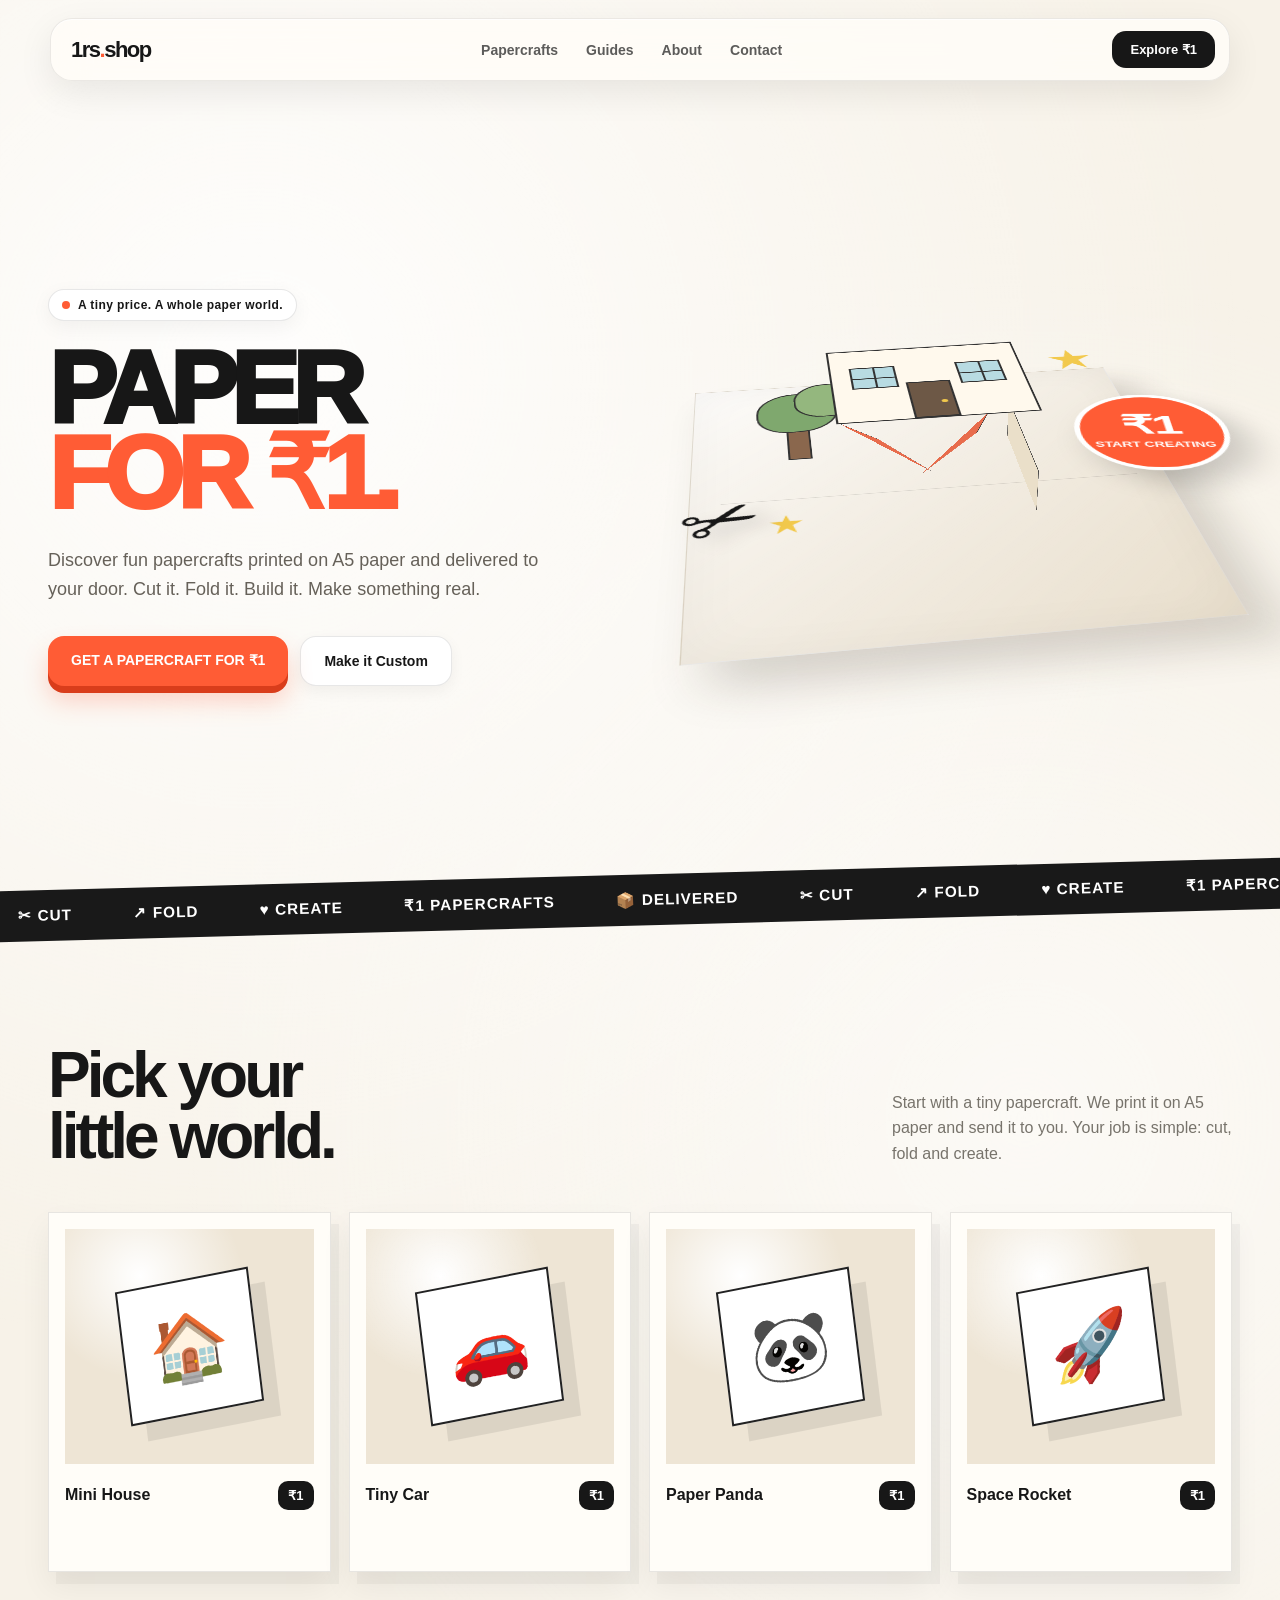
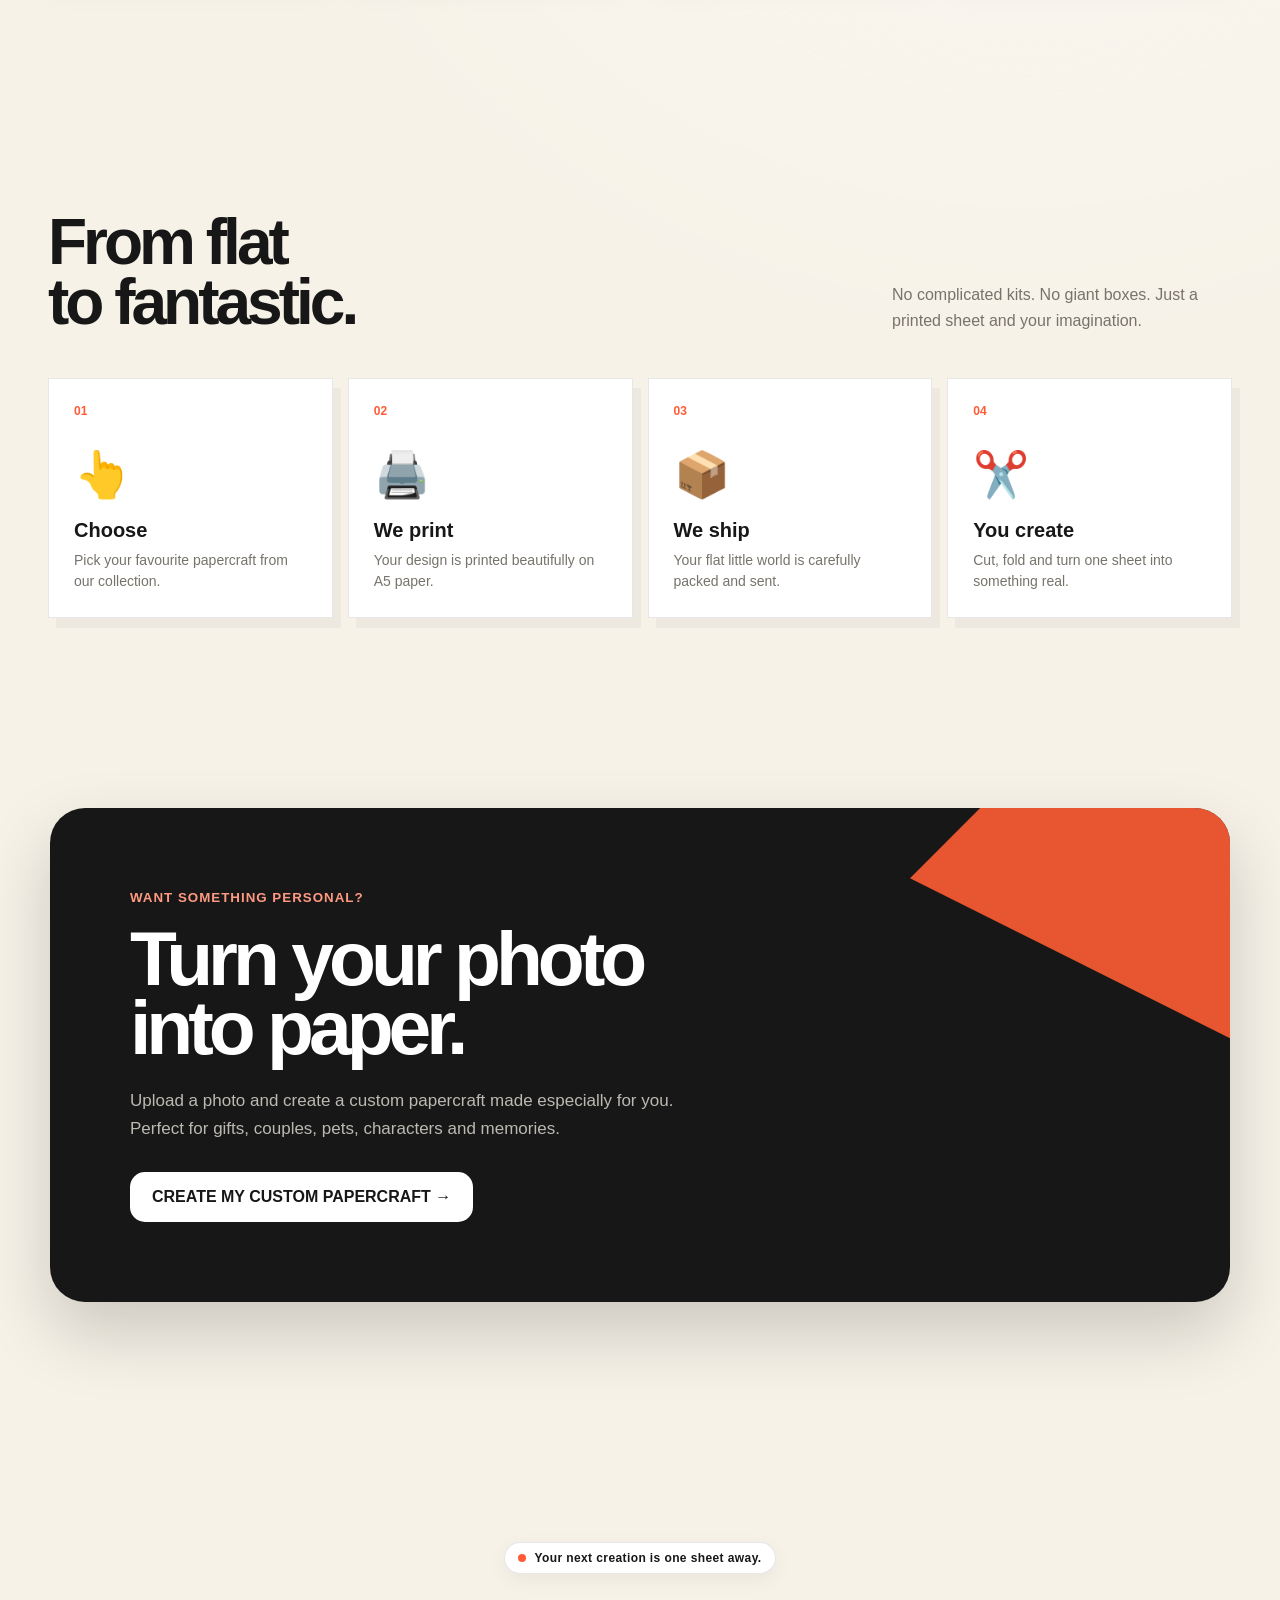
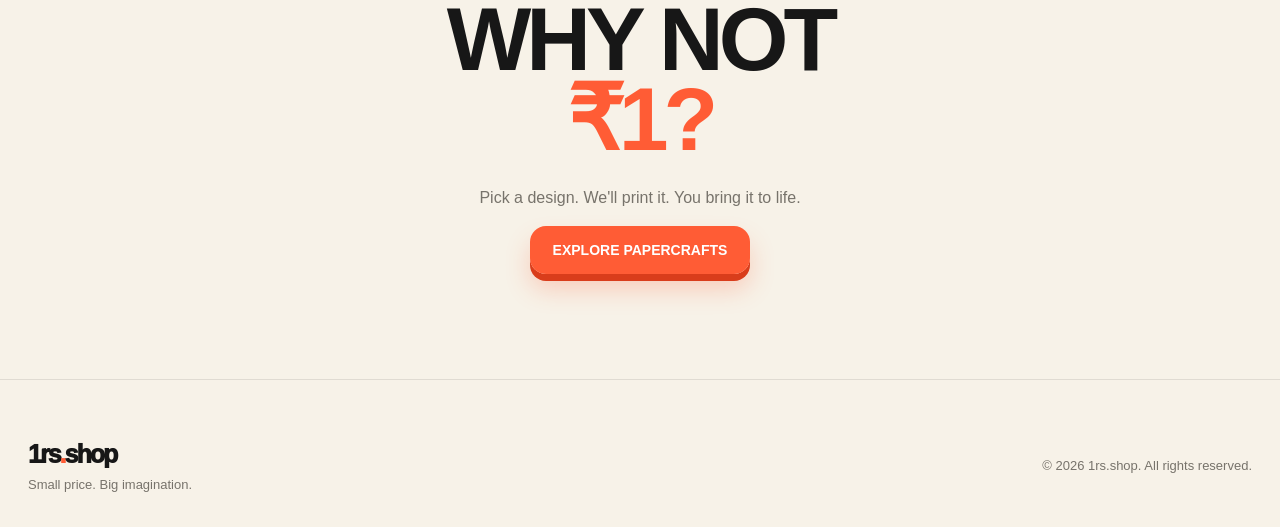
<file: index.html>
<!DOCTYPE html>
<html lang="en">
<head>
  <meta charset="UTF-8" />
  <meta name="viewport" content="width=device-width, initial-scale=1.0" />

  <title>1rs.shop | Papercraft for ₹1</title>
  <meta
    name="description"
    content="Discover beautiful papercrafts starting at just ₹1. Choose, print, fold and create your own little paper world."
  />

  <style>
    /* =========================================================
       1RS.SHOP
       PAPER WORLD DESIGN SYSTEM
    ========================================================= */

    :root {
      --paper: #f7f2e8;
      --paper-light: #fffdf8;
      --ink: #171717;
      --muted: #77736b;
      --line: rgba(23, 23, 23, 0.1);
      --accent: #ff5c35;
      --accent-dark: #d93d1b;
      --green: #6e9f68;
      --yellow: #f2c94c;
      --shadow: rgba(42, 35, 25, 0.14);
      --max: 1240px;
    }

    * {
      box-sizing: border-box;
      margin: 0;
      padding: 0;
    }

    html {
      scroll-behavior: smooth;
    }

    body {
      background:
        radial-gradient(circle at 20% 10%, rgba(255,255,255,.9), transparent 28%),
        radial-gradient(circle at 80% 30%, rgba(255,255,255,.6), transparent 30%),
        var(--paper);
      color: var(--ink);
      font-family: Arial, Helvetica, sans-serif;
      overflow-x: hidden;
    }

    a {
      color: inherit;
      text-decoration: none;
    }

    button {
      font: inherit;
    }

    /* =========================================================
       NAVIGATION
    ========================================================= */

    .nav {
      position: fixed;
      top: 18px;
      left: 50%;
      transform: translateX(-50%);
      width: min(calc(100% - 32px), 1180px);
      z-index: 1000;

      display: flex;
      align-items: center;
      justify-content: space-between;

      padding: 12px 14px 12px 20px;

      background: rgba(255, 253, 248, 0.82);
      backdrop-filter: blur(18px);

      border: 1px solid rgba(0,0,0,.08);
      border-radius: 22px;

      box-shadow:
        0 12px 35px rgba(0,0,0,.08),
        inset 0 1px rgba(255,255,255,.8);
    }

    .logo {
      font-size: 22px;
      font-weight: 900;
      letter-spacing: -1.5px;
    }

    .logo span {
      color: var(--accent);
    }

    .nav-links {
      display: flex;
      gap: 28px;
      align-items: center;
      font-size: 14px;
      font-weight: 700;
    }

    .nav-links a {
      opacity: .7;
      transition: .25s;
    }

    .nav-links a:hover {
      opacity: 1;
    }

    .nav-button {
      padding: 11px 18px;
      background: var(--ink);
      color: white;
      border-radius: 14px;
      font-size: 13px;
      font-weight: 800;
    }

    /* =========================================================
       HERO
    ========================================================= */

    .hero {
      min-height: 900px;
      max-width: var(--max);
      margin: auto;

      padding: 155px 28px 80px;

      display: grid;
      grid-template-columns: .95fr 1.05fr;
      gap: 40px;
      align-items: center;
    }

    .eyebrow {
      display: inline-flex;
      align-items: center;
      gap: 8px;

      padding: 8px 13px;

      background: white;
      border: 1px solid var(--line);
      border-radius: 100px;

      font-size: 12px;
      font-weight: 800;
      letter-spacing: .4px;

      box-shadow: 0 6px 20px rgba(0,0,0,.05);
    }

    .eyebrow-dot {
      width: 8px;
      height: 8px;
      background: var(--accent);
      border-radius: 50%;
    }

    .hero h1 {
      margin-top: 25px;

      font-size: clamp(62px, 8vw, 112px);
      line-height: .83;
      letter-spacing: -7px;
      font-weight: 950;
    }

    .hero h1 .orange {
      color: var(--accent);
    }

    .hero-subtitle {
      max-width: 500px;
      margin-top: 30px;

      color: #666159;

      font-size: 18px;
      line-height: 1.6;
    }

    .hero-actions {
      display: flex;
      gap: 12px;
      margin-top: 32px;
      flex-wrap: wrap;
    }

    .primary-button {
      position: relative;

      padding: 16px 23px;

      border: 0;
      border-radius: 16px;

      background: var(--accent);
      color: white;

      font-weight: 900;
      font-size: 14px;

      cursor: pointer;

      box-shadow:
        0 7px 0 var(--accent-dark),
        0 15px 25px rgba(255,92,53,.25);

      transition: .15s;
    }

    .primary-button:hover {
      transform: translateY(-2px);
      box-shadow:
        0 9px 0 var(--accent-dark),
        0 18px 30px rgba(255,92,53,.28);
    }

    .primary-button:active {
      transform: translateY(5px);
      box-shadow:
        0 2px 0 var(--accent-dark),
        0 8px 15px rgba(255,92,53,.2);
    }

    .secondary-button {
      padding: 16px 23px;

      border: 1px solid var(--line);
      border-radius: 16px;

      background: white;

      font-weight: 900;
      font-size: 14px;

      cursor: pointer;

      box-shadow: 0 5px 15px rgba(0,0,0,.05);
    }

    /* =========================================================
       3D PAPER WORLD
    ========================================================= */

    .paper-stage {
      position: relative;
      height: 570px;

      perspective: 1200px;
    }

    .paper-world {
      position: absolute;
      left: 50%;
      top: 50%;

      width: 480px;
      height: 480px;

      transform:
        translate(-50%, -50%)
        rotateX(58deg)
        rotateZ(-8deg);

      transform-style: preserve-3d;

      transition: transform .6s cubic-bezier(.2,.8,.2,1);
    }

    .paper-stage:hover .paper-world {
      transform:
        translate(-50%, -50%)
        rotateX(55deg)
        rotateZ(-3deg)
        rotateY(-5deg);
    }

    .paper-ground {
      position: absolute;

      width: 480px;
      height: 480px;

      background:
        linear-gradient(135deg, rgba(255,255,255,.9), transparent),
        #e9dfcd;

      border: 1px solid rgba(0,0,0,.08);

      transform: translateZ(0);

      box-shadow:
        25px 35px 45px rgba(55,42,25,.18),
        inset 0 0 60px rgba(0,0,0,.04);
    }

    .ground-line {
      position: absolute;
      width: 420px;
      height: 1px;
      background: rgba(0,0,0,.1);
      left: 30px;
      top: 240px;
    }

    /* HOUSE */

    .house {
      position: absolute;

      width: 190px;
      height: 150px;

      left: 145px;
      top: 145px;

      transform-style: preserve-3d;
      transform: translateZ(45px);
    }

    .house-front {
      position: absolute;

      width: 190px;
      height: 150px;

      background: #fff9ed;

      border: 2px solid #333;

      transform: translateZ(65px);
    }

    .house-side {
      position: absolute;

      width: 130px;
      height: 150px;

      right: -130px;

      background: #eadfc9;

      border: 2px solid #333;

      transform-origin: left;
      transform: rotateY(90deg);
    }

    .house-roof-left,
    .house-roof-right {
      position: absolute;

      width: 150px;
      height: 135px;

      top: -67px;

      background: #e86c4c;

      border: 2px solid #333;
    }

    .house-roof-left {
      left: -5px;
      transform-origin: bottom right;
      transform: rotateY(-38deg) rotateX(25deg);
    }

    .house-roof-right {
      right: -5px;
      transform-origin: bottom left;
      transform: rotateY(38deg) rotateX(25deg);
    }

    .door {
      position: absolute;

      width: 43px;
      height: 72px;

      left: 70px;
      bottom: 0;

      background: #6d5846;

      border: 2px solid #333;
    }

    .door-knob {
      position: absolute;

      width: 6px;
      height: 6px;

      border-radius: 50%;

      background: #f2c94c;

      right: 6px;
      top: 37px;
    }

    .window {
      position: absolute;

      width: 45px;
      height: 45px;

      top: 37px;

      background: #b8dbe2;

      border: 2px solid #333;
    }

    .window.one {
      left: 18px;
    }

    .window.two {
      right: 18px;
    }

    .window::after {
      content: "";
      position: absolute;

      left: 50%;
      top: 0;

      height: 100%;
      width: 2px;

      background: #333;
    }

    .window::before {
      content: "";
      position: absolute;

      left: 0;
      top: 50%;

      width: 100%;
      height: 2px;

      background: #333;
    }

    /* TREE */

    .tree {
      position: absolute;

      left: 65px;
      top: 125px;

      transform: translateZ(32px);

      transform-style: preserve-3d;
    }

    .trunk {
      width: 24px;
      height: 95px;

      background: #8a674d;

      border: 2px solid #333;

      margin-left: 35px;
    }

    .leaf {
      position: absolute;

      width: 85px;
      height: 85px;

      background: #7fa86e;

      border: 2px solid #333;

      border-radius: 50% 45% 50% 40%;

      top: -45px;
      left: 5px;
    }

    .leaf.two {
      top: -65px;
      left: 45px;
      width: 75px;
      height: 75px;
      background: #94b77e;
    }

    /* PAPER CUTOUT STARS */

    .star {
      position: absolute;

      width: 45px;
      height: 45px;

      background: #f2c94c;

      clip-path: polygon(
        50% 0%,
        61% 35%,
        100% 35%,
        69% 57%,
        80% 100%,
        50% 73%,
        20% 100%,
        31% 57%,
        0% 35%,
        39% 35%
      );

      transform: translateZ(70px);
    }

    .star.one {
      right: 50px;
      top: 90px;
    }

    .star.two {
      left: 80px;
      bottom: 75px;
      width: 28px;
      height: 28px;
    }

    /* PRICE TAG */

    .price-tag {
      position: absolute;

      right: -5px;
      bottom: 50px;

      width: 135px;
      height: 135px;

      display: flex;
      align-items: center;
      justify-content: center;
      flex-direction: column;

      background: var(--accent);
      color: white;

      border-radius: 50%;

      border: 5px solid white;

      box-shadow:
        15px 20px 35px rgba(0,0,0,.18);

      transform: translateZ(120px) rotate(8deg);
    }

    .price-tag strong {
      font-size: 47px;
      line-height: .9;
      letter-spacing: -3px;
    }

    .price-tag span {
      font-size: 12px;
      font-weight: 900;
      margin-top: 7px;
    }

    /* SCISSORS */

    .scissors {
      position: absolute;

      left: 10px;
      bottom: 20px;

      font-size: 75px;

      transform:
        translateZ(95px)
        rotate(-25deg);

      filter: drop-shadow(10px 15px 10px rgba(0,0,0,.16));
    }

    /* =========================================================
       PAPER STRIP
    ========================================================= */

    .paper-strip {
      width: 100%;
      overflow: hidden;

      background: #191919;
      color: white;

      padding: 16px 0;

      transform: rotate(-1.5deg) scale(1.02);

      margin-top: -25px;
    }

    .strip-inner {
      display: flex;
      width: max-content;

      animation: marquee 22s linear infinite;
    }

    .strip-inner span {
      margin: 0 30px;

      font-size: 15px;
      font-weight: 900;
      letter-spacing: 1px;
    }

    @keyframes marquee {
      to {
        transform: translateX(-50%);
      }
    }

    /* =========================================================
       SECTIONS
    ========================================================= */

    section.content {
      max-width: var(--max);
      margin: auto;
      padding: 120px 28px;
    }

    .section-heading {
      display: flex;
      justify-content: space-between;
      align-items: end;
      gap: 30px;

      margin-bottom: 45px;
    }

    .section-heading h2 {
      max-width: 650px;

      font-size: clamp(40px, 5vw, 70px);
      line-height: .95;
      letter-spacing: -4px;
    }

    .section-heading p {
      max-width: 340px;

      color: var(--muted);
      line-height: 1.6;
    }

    /* =========================================================
       PRODUCT CARDS
    ========================================================= */

    .products {
      display: grid;
      grid-template-columns: repeat(4, 1fr);
      gap: 18px;
    }

    .product {
      position: relative;

      min-height: 360px;

      padding: 16px;

      background: #fffdf8;

      border: 1px solid var(--line);

      box-shadow:
        8px 12px 0 rgba(0,0,0,.035),
        0 15px 30px rgba(0,0,0,.06);

      transition:
        transform .35s cubic-bezier(.2,.8,.2,1),
        box-shadow .35s;
    }

    .product:hover {
      transform: translateY(-10px) rotate(-1deg);
      box-shadow:
        15px 22px 0 rgba(0,0,0,.04),
        0 25px 45px rgba(0,0,0,.1);
    }

    .product-art {
      height: 235px;

      display: flex;
      align-items: center;
      justify-content: center;

      background:
        radial-gradient(circle at 30% 20%, white, transparent 40%),
        #eee5d5;

      overflow: hidden;
    }

    .mini-paper {
      width: 135px;
      height: 135px;

      background: white;

      border: 2px solid #222;

      box-shadow: 15px 18px 0 rgba(0,0,0,.08);

      transform:
        rotate(-7deg)
        skewY(-4deg);

      display: flex;
      align-items: center;
      justify-content: center;

      font-size: 65px;
    }

    .product-info {
      display: flex;
      justify-content: space-between;
      align-items: center;

      padding-top: 17px;
    }

    .product-name {
      font-weight: 900;
      font-size: 16px;
    }

    .product-price {
      padding: 7px 10px;

      background: #171717;
      color: white;

      border-radius: 10px;

      font-size: 13px;
      font-weight: 900;
    }

    /* =========================================================
       HOW IT WORKS
    ========================================================= */

    .steps {
      display: grid;
      grid-template-columns: repeat(4, 1fr);
      gap: 15px;
    }

    .step {
      min-height: 220px;

      padding: 25px;

      background: white;

      border: 1px solid var(--line);

      box-shadow: 8px 10px 0 rgba(0,0,0,.035);

      position: relative;
    }

    .step-number {
      font-size: 12px;
      font-weight: 900;
      color: var(--accent);
    }

    .step-icon {
      font-size: 45px;
      margin: 30px 0 18px;
    }

    .step h3 {
      font-size: 20px;
      margin-bottom: 8px;
    }

    .step p {
      color: var(--muted);
      line-height: 1.5;
      font-size: 14px;
    }

    /* =========================================================
       CUSTOM PAPerCRAFT
    ========================================================= */

    .custom {
      position: relative;

      max-width: 1180px;
      margin: 70px auto 120px;

      padding: 80px;

      overflow: hidden;

      background: #171717;
      color: white;

      border-radius: 35px;

      box-shadow: 0 30px 70px rgba(0,0,0,.18);
    }

    .custom::before {
      content: "";

      position: absolute;

      width: 500px;
      height: 500px;

      right: -180px;
      top: -180px;

      background: var(--accent);

      clip-path: polygon(
        50% 0,
        100% 0,
        100% 100%,
        0 50%
      );

      opacity: .9;
    }

    .custom-content {
      position: relative;
      z-index: 2;

      max-width: 650px;
    }

    .custom small {
      color: #ff9a82;
      font-weight: 900;
      letter-spacing: 1px;
    }

    .custom h2 {
      margin-top: 18px;

      font-size: clamp(45px, 6vw, 80px);
      line-height: .9;
      letter-spacing: -5px;
    }

    .custom p {
      margin-top: 25px;

      max-width: 550px;

      color: #bcb9b2;

      font-size: 17px;
      line-height: 1.6;
    }

    .custom-button {
      display: inline-block;

      margin-top: 30px;

      padding: 16px 22px;

      background: white;
      color: #171717;

      border-radius: 15px;

      font-weight: 900;
    }

    /* =========================================================
       FOOTER
    ========================================================= */

    footer {
      padding: 60px 28px 35px;

      border-top: 1px solid var(--line);
    }

    .footer-inner {
      max-width: var(--max);
      margin: auto;

      display: flex;
      justify-content: space-between;
      align-items: center;
      gap: 30px;
    }

    .footer-logo {
      font-size: 25px;
      font-weight: 950;
      letter-spacing: -2px;
    }

    .footer-logo span {
      color: var(--accent);
    }

    .footer-text {
      color: var(--muted);
      font-size: 13px;
    }

    /* =========================================================
       RESPONSIVE
    ========================================================= */

    @media (max-width: 1000px) {

      .hero {
        grid-template-columns: 1fr;
        padding-top: 140px;
      }

      .hero-content {
        text-align: center;
      }

      .hero-subtitle {
        margin-left: auto;
        margin-right: auto;
      }

      .hero-actions {
        justify-content: center;
      }

      .paper-stage {
        height: 500px;
      }

      .products {
        grid-template-columns: repeat(2, 1fr);
      }

      .steps {
        grid-template-columns: repeat(2, 1fr);
      }
    }

    @media (max-width: 650px) {

      .nav {
        top: 10px;
      }

      .nav-links {
        display: none;
      }

      .hero {
        padding: 120px 18px 50px;
        min-height: auto;
      }

      .hero h1 {
        font-size: 65px;
        letter-spacing: -4px;
      }

      .hero-subtitle {
        font-size: 16px;
      }

      .paper-stage {
        height: 420px;
        transform: scale(.72);
        transform-origin: center;
        margin: -40px 0;
      }

      section.content {
        padding: 80px 18px;
      }

      .section-heading {
        display: block;
      }

      .section-heading p {
        margin-top: 20px;
      }

      .products {
        grid-template-columns: 1fr 1fr;
        gap: 10px;
      }

      .product {
        min-height: 285px;
      }

      .product-art {
        height: 175px;
      }

      .mini-paper {
        width: 100px;
        height: 100px;
        font-size: 45px;
      }

      .steps {
        grid-template-columns: 1fr;
      }

      .custom {
        margin: 30px 15px 80px;
        padding: 50px 25px;
        border-radius: 25px;
      }

      .custom h2 {
        letter-spacing: -3px;
      }

      .footer-inner {
        flex-direction: column;
        align-items: flex-start;
      }
    }
  </style>
</head>

<body>

  <!-- =======================================================
       NAVIGATION
  ======================================================== -->

  <nav class="nav">

    <a href="index.html" class="logo">
      1rs<span>.</span>shop
    </a>

    <div class="nav-links">
      <a href="products.html">Papercrafts</a>
      <a href="guides.html">Guides</a>
      <a href="about.html">About</a>
      <a href="contact.html">Contact</a>
    </div>

    <a href="products.html" class="nav-button">
      Explore ₹1
    </a>

  </nav>


  <!-- =======================================================
       HERO
  ======================================================== -->

  <main>

    <section class="hero">

      <div class="hero-content">

        <div class="eyebrow">
          <span class="eyebrow-dot"></span>
          A tiny price. A whole paper world.
        </div>

        <h1>
          PAPER<br>
          <span class="orange">FOR ₹1.</span>
        </h1>

        <p class="hero-subtitle">
          Discover fun papercrafts printed on A5 paper and
          delivered to your door. Cut it. Fold it. Build it.
          Make something real.
        </p>

        <div class="hero-actions">

          <a href="products.html" class="primary-button">
            GET A PAPERCRAFT FOR ₹1
          </a>

          <a href="#custom" class="secondary-button">
            Make it Custom
          </a>

        </div>

      </div>


      <!-- ===================================================
           3D PAPER WORLD
      ==================================================== -->

      <div class="paper-stage">

        <div class="paper-world">

          <div class="paper-ground">
            <div class="ground-line"></div>
          </div>

          <!-- HOUSE -->

          <div class="house">

            <div class="house-front">

              <div class="window one"></div>
              <div class="window two"></div>

              <div class="door">
                <div class="door-knob"></div>
              </div>

            </div>

            <div class="house-side"></div>

            <div class="house-roof-left"></div>
            <div class="house-roof-right"></div>

          </div>


          <!-- TREE -->

          <div class="tree">

            <div class="leaf"></div>
            <div class="leaf two"></div>

            <div class="trunk"></div>

          </div>


          <!-- STARS -->

          <div class="star one"></div>
          <div class="star two"></div>


          <!-- PRICE -->

          <div class="price-tag">

            <strong>₹1</strong>
            <span>START CREATING</span>

          </div>


          <!-- SCISSORS -->

          <div class="scissors">
            ✂
          </div>

        </div>

      </div>

    </section>


    <!-- =====================================================
         MOVING PAPER STRIP
    ====================================================== -->

    <div class="paper-strip">

      <div class="strip-inner">

        <span>✂ CUT</span>
        <span>↗ FOLD</span>
        <span>♥ CREATE</span>
        <span>₹1 PAPERCRAFTS</span>
        <span>📦 DELIVERED</span>

        <span>✂ CUT</span>
        <span>↗ FOLD</span>
        <span>♥ CREATE</span>
        <span>₹1 PAPERCRAFTS</span>
        <span>📦 DELIVERED</span>

      </div>

    </div>


    <!-- =====================================================
         PRODUCTS
    ====================================================== -->

    <section class="content">

      <div class="section-heading">

        <h2>
          Pick your<br>
          little world.
        </h2>

        <p>
          Start with a tiny papercraft. We print it on A5 paper
          and send it to you. Your job is simple:
          cut, fold and create.
        </p>

      </div>


      <div class="products">

        <a href="products.html" class="product">

          <div class="product-art">
            <div class="mini-paper">🏠</div>
          </div>

          <div class="product-info">

            <div class="product-name">
              Mini House
            </div>

            <div class="product-price">
              ₹1
            </div>

          </div>

        </a>


        <a href="products.html" class="product">

          <div class="product-art">
            <div class="mini-paper">🚗</div>
          </div>

          <div class="product-info">

            <div class="product-name">
              Tiny Car
            </div>

            <div class="product-price">
              ₹1
            </div>

          </div>

        </a>


        <a href="products.html" class="product">

          <div class="product-art">
            <div class="mini-paper">🐼</div>
          </div>

          <div class="product-info">

            <div class="product-name">
              Paper Panda
            </div>

            <div class="product-price">
              ₹1
            </div>

          </div>

        </a>


        <a href="products.html" class="product">

          <div class="product-art">
            <div class="mini-paper">🚀</div>
          </div>

          <div class="product-info">

            <div class="product-name">
              Space Rocket
            </div>

            <div class="product-price">
              ₹1
            </div>

          </div>

        </a>

      </div>

    </section>


    <!-- =====================================================
         HOW IT WORKS
    ====================================================== -->

    <section class="content">

      <div class="section-heading">

        <h2>
          From flat<br>
          to fantastic.
        </h2>

        <p>
          No complicated kits. No giant boxes.
          Just a printed sheet and your imagination.
        </p>

      </div>


      <div class="steps">

        <div class="step">

          <div class="step-number">
            01
          </div>

          <div class="step-icon">
            👆
          </div>

          <h3>
            Choose
          </h3>

          <p>
            Pick your favourite papercraft from our collection.
          </p>

        </div>


        <div class="step">

          <div class="step-number">
            02
          </div>

          <div class="step-icon">
            🖨️
          </div>

          <h3>
            We print
          </h3>

          <p>
            Your design is printed beautifully on A5 paper.
          </p>

        </div>


        <div class="step">

          <div class="step-number">
            03
          </div>

          <div class="step-icon">
            📦
          </div>

          <h3>
            We ship
          </h3>

          <p>
            Your flat little world is carefully packed and sent.
          </p>

        </div>


        <div class="step">

          <div class="step-number">
            04
          </div>

          <div class="step-icon">
            ✂️
          </div>

          <h3>
            You create
          </h3>

          <p>
            Cut, fold and turn one sheet into something real.
          </p>

        </div>

      </div>

    </section>


    <!-- =====================================================
         CUSTOM PAPerCRAFT
    ====================================================== -->

    <section id="custom" class="custom">

      <div class="custom-content">

        <small>
          WANT SOMETHING PERSONAL?
        </small>

        <h2>
          Turn your photo<br>
          into paper.
        </h2>

        <p>
          Upload a photo and create a custom papercraft
          made especially for you. Perfect for gifts,
          couples, pets, characters and memories.
        </p>

        <a href="custom.html" class="custom-button">
          CREATE MY CUSTOM PAPERCRAFT →
        </a>

      </div>

    </section>


    <!-- =====================================================
         FINAL CTA
    ====================================================== -->

    <section class="content" style="text-align:center;">

      <div class="eyebrow">
        <span class="eyebrow-dot"></span>
        Your next creation is one sheet away.
      </div>

      <h2 style="
        font-size:clamp(45px,7vw,90px);
        line-height:.9;
        letter-spacing:-5px;
        margin-top:25px;
      ">
        WHY NOT<br>
        <span style="color:var(--accent);">₹1?</span>
      </h2>

      <p style="
        max-width:520px;
        margin:25px auto 30px;
        color:var(--muted);
        line-height:1.6;
      ">
        Pick a design. We'll print it.
        You bring it to life.
      </p>

      <a href="products.html" class="primary-button">
        EXPLORE PAPERCRAFTS
      </a>

    </section>

  </main>


  <!-- =======================================================
       FOOTER
  ======================================================== -->

  <footer>

    <div class="footer-inner">

      <div>

        <div class="footer-logo">
          1rs<span>.</span>shop
        </div>

        <div class="footer-text" style="margin-top:8px;">
          Small price. Big imagination.
        </div>

      </div>

      <div class="footer-text">
        © 2026 1rs.shop. All rights reserved.
      </div>

    </div>

  </footer>


  <!-- =======================================================
       SMALL INTERACTION
  ======================================================== -->

  <script>

    // Slight mouse movement for the 3D paper world

    const stage = document.querySelector(".paper-stage");
    const world = document.querySelector(".paper-world");

    if (stage && world) {

      stage.addEventListener("mousemove", (event) => {

        const rect = stage.getBoundingClientRect();

        const x = (event.clientX - rect.left) / rect.width - 0.5;
        const y = (event.clientY - rect.top) / rect.height - 0.5;

        world.style.transform = `
          translate(-50%, -50%)
          rotateX(${58 - y * 8}deg)
          rotateZ(${-8 + x * 7}deg)
          rotateY(${x * -6}deg)
        `;

      });

      stage.addEventListener("mouseleave", () => {

        world.style.transform = `
          translate(-50%, -50%)
          rotateX(58deg)
          rotateZ(-8deg)
        `;

      });

    }

  </script>

</body>
</html>
</file>
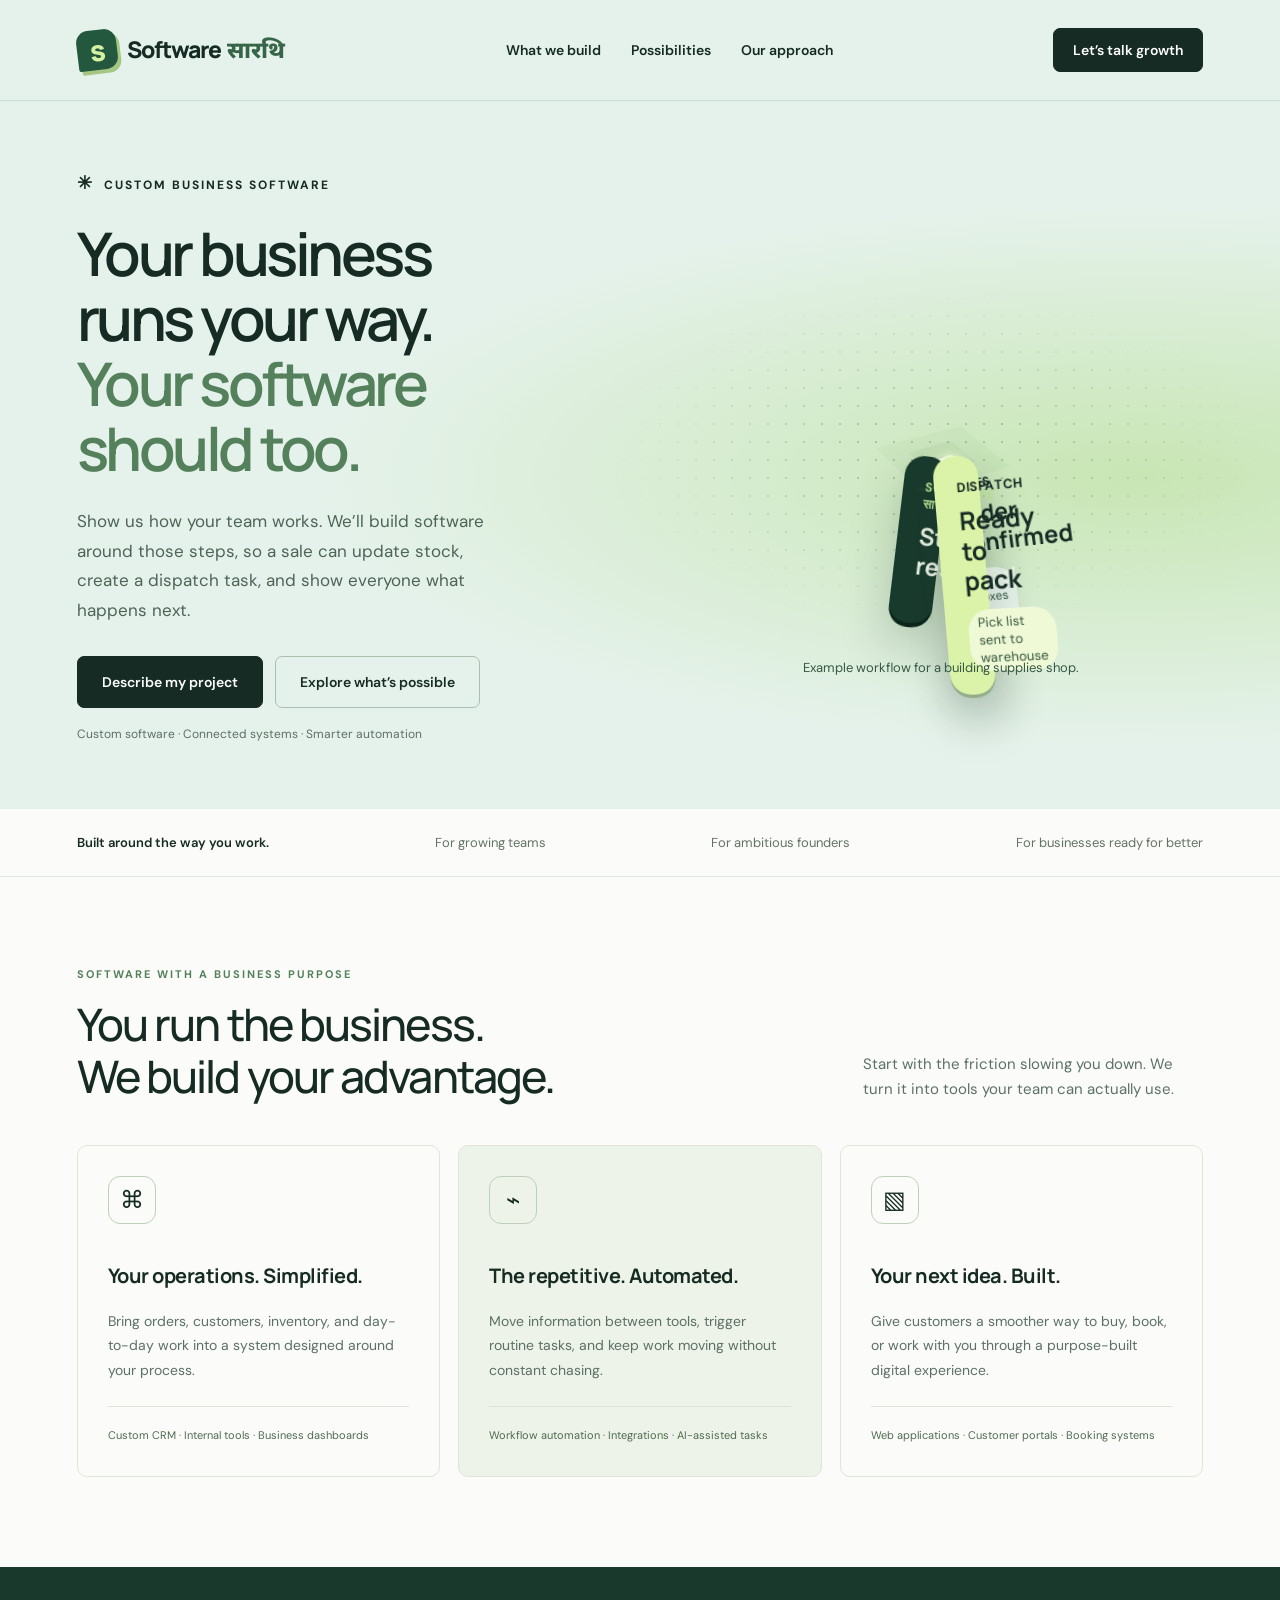
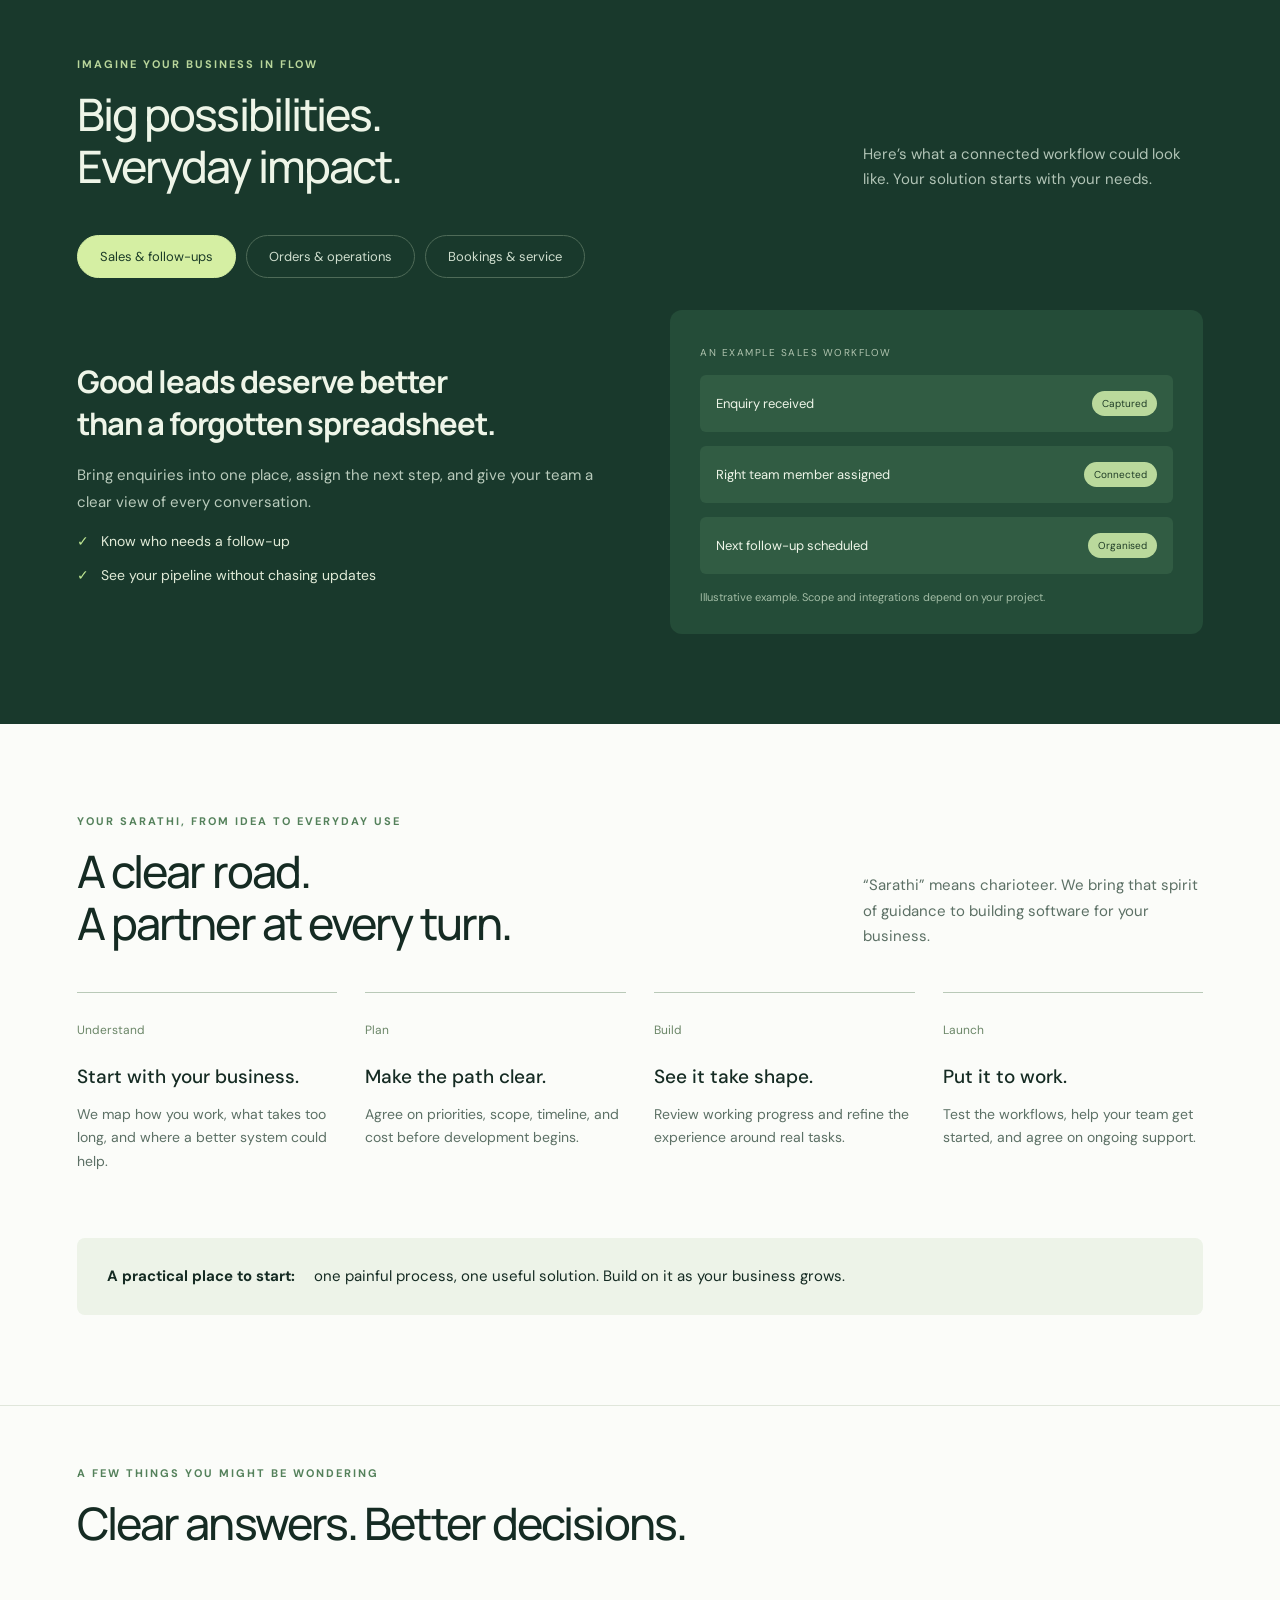
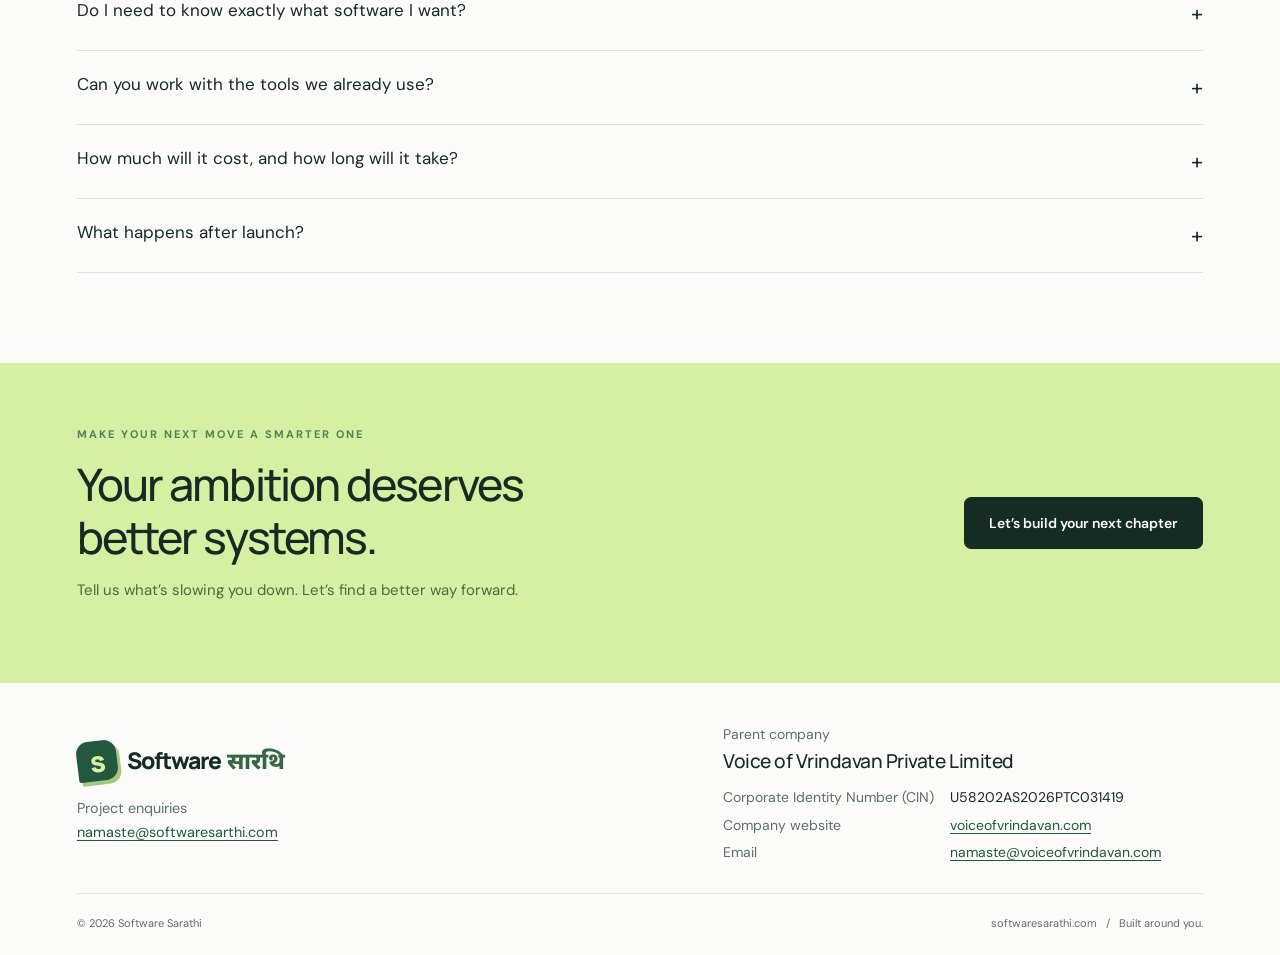
<file: software-sarathi/index.html>
<!doctype html>
<html lang="en"><head><meta charset="utf-8"><meta name="viewport" content="width=device-width,initial-scale=1"><meta name="description" content="Software Sarathi builds custom software and automation around the way your business works. Simplify operations, connect your tools, and make room to grow."><meta name="theme-color" content="#e5f2eb"><title>Software Sarathi — Make room for growth.</title><link rel="icon" href="data:image/svg+xml,%3Csvg xmlns='http://www.w3.org/2000/svg' viewBox='0 0 100 100'%3E%3Crect width='100' height='100' rx='26' fill='%231b4937'/%3E%3Ctext x='24' y='74' font-size='72' fill='%23d6f6a5'%3Es%3C/text%3E%3C/svg%3E"><style>
@import url('https://fonts.googleapis.com/css2?family=DM+Sans:wght@400;500;600;700&family=Manrope:wght@400;500;600;700;800&family=Noto+Sans+Devanagari:wght@800&display=swap');
:root{--ink:#152b23;--green:#23583e;--mint:#e5f2eb;--lime:#d5efa3;--muted:#5c7065}*{box-sizing:border-box}html{scroll-behavior:smooth;scroll-padding-top:90px}body{margin:0;color:var(--ink);font-family:'DM Sans',sans-serif;background:#fbfcf9}button,input,textarea,select{font:inherit}a{color:inherit;text-decoration:none}button,a{ -webkit-tap-highlight-color:transparent}button{cursor:pointer}button:focus-visible,a:focus-visible{outline:3px solid #83ab4b;outline-offset:5px}.wrap{max-width:1280px;margin:auto;padding:0 6%}header{background:var(--mint);border-bottom:1px solid #cdded3}nav{display:flex;align-items:center;justify-content:space-between;height:100px;gap:24px}.brand{font-family:Manrope,sans-serif;font-weight:800;letter-spacing:-1px;font-size:23px;display:flex;gap:11px;align-items:center}.mark{display:grid;place-items:center;width:40px;height:40px;background:var(--green);color:var(--lime);border-radius:12px 12px 12px 2px;font-size:29px}.navlinks{display:flex;gap:30px;font-size:14px;font-weight:600}.btn{display:inline-flex;justify-content:center;align-items:center;border:1px solid var(--ink);background:var(--ink);color:white;border-radius:7px;padding:16px 24px;font-size:14px;font-weight:600;transition:transform .2s,background .2s}.btn:hover{background:#326348;transform:translateY(-2px)}.btn.small{padding:12px 19px}.btn.outline{background:transparent;color:var(--ink);border-color:#a9bfb1}.btn.outline:hover{background:#d4e7dc}.hero{background:var(--mint);padding:70px 0 67px;overflow:hidden}.hero-grid{display:grid;grid-template-columns:1.05fr 1fr;gap:50px;align-items:center}.eyebrow{font-size:12px;font-weight:700;text-transform:uppercase;letter-spacing:2px;display:block;margin-bottom:26px}.eyebrow:before{content:'✳';margin-right:10px;font-size:18px}.hero h1{font-family:Manrope,sans-serif;font-size:clamp(46px,5.4vw,73px);line-height:1.08;letter-spacing:-4px;font-weight:600;margin:0 0 26px}.hero h1 em{font-style:normal;color:#54815b;position:relative}.hero p{max-width:440px;font-size:17px;line-height:1.75;color:#4d6457;margin:0 0 30px}.actions{display:flex;gap:12px;flex-wrap:wrap}.fine{font-size:12px;color:var(--muted);margin-top:18px}.visual{position:relative;min-height:430px;display:flex;align-items:center;justify-content:center}.visual:before{content:'';position:absolute;inset:5px -70px;background:radial-gradient(ellipse,#bbd3b8 1px,transparent 1px);background-size:16px 16px;mask-image:radial-gradient(ellipse,black,transparent 72%)}.dashboard{position:relative;width:100%;background:#fff;border:1px solid #d3e1d5;border-radius:13px;box-shadow:0 24px 70px #22442b17;transform:rotate(-2deg);padding:0 23px 24px}.dashbar{display:flex;align-items:center;justify-content:space-between;padding:20px 0;border-bottom:1px solid #edf0eb;font-size:12px}.dots{display:flex;gap:4px}.dots i{width:6px;height:6px;border-radius:50%;background:#d7ded6}.dashheading{font-family:Manrope;font-size:20px;font-weight:700;margin:22px 0 5px}.dashsub{font-size:11px;color:#748276}.dashstats{display:grid;grid-template-columns:1fr 1fr;gap:12px;margin:20px 0}.stat{background:#f2f6ef;border-radius:7px;padding:16px}.stat span{display:block;font-size:11px;color:#677566;margin-bottom:10px}.stat b{font-size:23px;font-weight:600}.stat small{font-size:10px;color:#4f7a42;margin-left:7px}.workflow{background:#f7f8f5;border:1px solid #e9ede6;border-radius:7px;padding:18px;font-size:12px}.flowline{display:flex;align-items:center;gap:8px;margin-top:18px}.flowbox{padding:12px 9px;background:white;border:1px solid #dde5d8;border-radius:5px;font-size:10px;flex:1;text-align:center}.flowbox.green{background:#e4f1d5;color:#3a622d}.connector{width:14px;height:1px;background:#a8b7a0}.floatcard{position:absolute;right:-22px;bottom:5px;background:var(--green);color:white;padding:19px 24px;border-radius:9px;box-shadow:0 12px 25px #173d3020;transform:rotate(3deg);font-size:13px}.floatcard b{display:block;font-size:16px;margin-bottom:5px}.demo{position:absolute;bottom:-23px;left:20px;font-size:10px;color:#6b7e6c}.strip{padding:25px 0;border-bottom:1px solid #e1e7df}.strip .wrap{display:flex;justify-content:space-between;align-items:center;gap:20px;font-size:13px;color:#647266}.strip strong{font-weight:600;color:var(--ink)}section{padding:90px 0}.sectiontop{display:flex;justify-content:space-between;gap:60px;align-items:end;margin-bottom:42px}h2{font-family:Manrope;font-weight:500;font-size:clamp(32px,3.5vw,46px);letter-spacing:-1.9px;line-height:1.17;margin:0}.sectiontop p{max-width:340px;color:var(--muted);font-size:15px;line-height:1.7;margin:0}.kicker{font-size:11px;text-transform:uppercase;letter-spacing:2px;font-weight:700;margin-bottom:17px;color:#54815b}.services{display:grid;grid-template-columns:repeat(3,1fr);gap:18px}.service{padding:30px;border:1px solid #dfe5d9;border-radius:10px;transition:transform .2s}.service:hover{transform:translateY(-5px)}.service:nth-child(2){background:#edf3e8}.icon{font-size:24px;display:grid;place-items:center;width:48px;height:48px;border:1px solid #bfcfbc;border-radius:12px;margin-bottom:38px}.service h3{font-family:Manrope;font-size:20px;letter-spacing:-.5px}.service p{font-size:14px;line-height:1.75;color:var(--muted)}.tags{font-size:11px;line-height:1.8;color:#4f6a52;border-top:1px solid #dce4d7;padding-top:19px;margin-top:24px}.usecases{background:#19392c;color:#eef5e8}.usecases .kicker{color:#b9d69b}.usecases .sectiontop p{color:#b1c4b6}.tabs{display:flex;gap:10px;margin:32px 0;flex-wrap:wrap}.tab{border:1px solid #4f6b58;background:transparent;color:#cfdece;padding:12px 22px;border-radius:30px;font-size:13px}.tab[aria-selected=true]{background:var(--lime);color:#1c3c28;border-color:var(--lime)}.case{display:grid;grid-template-columns:1fr 1fr;gap:60px;align-items:center}.case h3{font-family:Manrope;font-size:31px;letter-spacing:-1px;margin:0 0 18px}.case p{color:#b9cbbc;line-height:1.8;font-size:15px}.check{display:block;color:#e1ebd8;font-size:14px;margin-top:16px}.check:before{content:'✓';color:#c0e894;margin-right:12px}.caseart{background:#244c38;border-radius:12px;padding:30px}.caseart label{font-size:10px;text-transform:uppercase;letter-spacing:1.5px;color:#b0c4af}.taskrow{margin-top:14px;padding:16px;background:#315c43;border-radius:6px;display:flex;align-items:center;justify-content:space-between;font-size:13px;gap:15px}.pill{background:#bad99c;color:#203d27;border-radius:20px;padding:6px 10px;font-size:10px}.caption{font-size:11px;color:#a3bda6;margin-top:16px}.steps{display:grid;grid-template-columns:repeat(4,1fr);gap:28px}.step{border-top:1px solid #b9c9b8;padding-top:25px}.step span{font-size:12px;color:#6b8668}.step h3{font-size:19px;font-weight:500;margin:25px 0 12px}.step p{font-size:14px;color:var(--muted);line-height:1.7}.principle{margin-top:50px;border-radius:8px;background:#edf3e8;padding:25px 30px;font-size:15px;line-height:1.8}.principle strong{margin-right:15px}.faq{border-top:1px solid #e0e6db;padding-top:60px}details{border-bottom:1px solid #dce3d7;padding:22px 0}summary{font-size:17px;cursor:pointer;list-style:none;display:flex;justify-content:space-between}summary:after{content:'+';font-size:22px}details[open] summary:after{content:'−'}details p{max-width:760px;font-size:15px;line-height:1.8;color:var(--muted)}.cta{background:var(--lime);padding:64px 0}.cta .wrap{display:flex;justify-content:space-between;align-items:center;gap:35px}.cta h2{max-width:650px}.cta p{color:#4f6942;line-height:1.7;font-size:15px}footer{padding:40px 0 25px}.foot{display:flex;justify-content:space-between;align-items:center;gap:20px}.foot p{font-size:13px;color:var(--muted)}.bottom{border-top:1px solid #e0e5dc;padding-top:22px;margin-top:30px;display:flex;justify-content:space-between;font-size:11px;color:var(--muted)}dialog{width:min(590px,92vw);padding:34px;border:0;border-radius:14px;color:var(--ink);box-shadow:0 30px 100px #0003}dialog::backdrop{background:#0a251bb0;backdrop-filter:blur(4px)}dialog h2{font-size:30px}dialog p{color:var(--muted);font-size:14px;line-height:1.7}.close{float:right;border:0;background:#edf3e8;border-radius:50%;width:30px;height:30px;font-size:20px}.field{display:block;font-size:13px;font-weight:600;margin-top:20px}input,textarea,select{width:100%;padding:12px;border:1px solid #becdbd;border-radius:5px;margin-top:8px;color:var(--ink);background:#fff}textarea{min-height:100px;resize:vertical}form .btn{margin-top:22px;width:100%}#result{background:#edf3e8;padding:12px;display:none}.menu{display:none}@media(min-width:1500px){.wrap{padding:0 50px}}@media(max-width:900px){.hero-grid{gap:25px}.hero h1{letter-spacing:-2.5px}.navlinks{gap:16px}.visual{min-height:390px}.floatcard{right:-5px}.sectiontop{gap:30px}.service{padding:22px}.case{gap:30px}}@media(max-width:680px){nav{height:78px}.brand{font-size:19px}.mark{width:33px;height:33px;font-size:25px}.navlinks{display:none}nav .btn{font-size:12px;padding:11px 13px}.hero{padding:43px 0 55px}.hero-grid{grid-template-columns:1fr;gap:26px}.hero h1{font-size:51px;max-width:460px}.hero p{font-size:16px}.visual{margin:10px 12px 0;min-height:365px}.dashboard{padding:0 18px 22px}.floatcard{right:-15px;bottom:0}.strip .wrap{flex-wrap:wrap;justify-content:center;font-size:11px}.strip strong{width:100%;text-align:center}section{padding:60px 0}.sectiontop{display:block}.sectiontop p{margin-top:24px}.services,.case{grid-template-columns:1fr}.service{padding:27px}.icon{margin-bottom:23px}.case{gap:25px}.steps{grid-template-columns:1fr 1fr}.cta .wrap{display:block}.cta .btn{margin-top:16px}.foot{display:block}.foot p{margin-top:20px}.bottom{gap:15px;font-size:10px}.eyebrow{font-size:10px}.hero .btn{padding:15px 18px}.case h3{font-size:28px}}@media(prefers-reduced-motion:reduce){html{scroll-behavior:auto}*{transition:none!important}}
.scene{margin:0}

.brand{gap:10px;white-space:nowrap}.brand-name{display:inline-flex;align-items:baseline;gap:.28em}.brand-sanskrit{font-family:'Noto Sans Devanagari','Nirmala UI',Mangal,sans-serif;color:#376547;font-weight:800;letter-spacing:0}.mark{transform:rotate(-7deg);box-shadow:3px 4px 0 #a6c783}.hero{background:radial-gradient(ellipse at 89% 53%,#c8e6b4,transparent 51%),var(--mint)}.hero h1{font-size:clamp(39px,4.7vw,66px);letter-spacing:-.058em;text-wrap:balance}.hero h1 em{display:block}.hero-grid>div{min-width:0}
.scene{position:relative;min-height:440px;isolation:isolate;perspective:950px;display:grid;place-items:center}.scene:before{content:'';position:absolute;inset:12% -12%;background-image:radial-gradient(#54805b55 1px,transparent 1px);background-size:18px 18px;mask-image:radial-gradient(ellipse,#000 20%,transparent 74%);pointer-events:none}.scene-stage{position:relative;width:min(100%,470px);aspect-ratio:1.07;transform-style:preserve-3d;transform:rotateX(var(--tilt-x,0deg)) rotateY(var(--tilt-y,0deg));transition:transform .24s ease-out}.scene-orbit{position:absolute;inset:18% 6% 15%;border:1px solid #50784b5c;border-radius:50%;transform:rotateX(61deg) rotateZ(-29deg);box-shadow:0 0 0 24px #6a9b5c15,0 0 0 49px #6a9b5c0e;transform-style:preserve-3d}.scene-orbit:after{content:'';position:absolute;height:12px;width:12px;border-radius:50%;background:#f7ffd4;box-shadow:0 0 16px 4px #f7ffd4;top:42%;left:0}.scene-card{position:absolute;border-radius:19px;padding:21px;box-shadow:0 24px 45px #12291f36,0 3px 0 #a2bd98;transform:translate3d(0,var(--lift,0px),var(--depth)) rotateY(var(--turn)) rotateZ(var(--angle));animation:scene-hover 6s ease-in-out infinite;animation-delay:var(--delay,0s)}.scene-card small{display:block;font-size:12px;font-weight:700;letter-spacing:.05em}.scene-card strong{display:block;font-family:Manrope,sans-serif;font-size:clamp(15px,2vw,23px);line-height:1.2;margin-top:9px}.scene-card.work{top:9%;left:3%;width:54%;background:#fff;--depth:12px;--turn:-18deg;--angle:-8deg}.scene-card.auto{top:34%;right:3%;width:57%;background:#183a2c;color:#eef6e6;--depth:52px;--turn:13deg;--angle:7deg;--delay:-2s;box-shadow:0 24px 45px #12291f36,0 4px 0 #0b241a}.scene-card.dispatch{top:66%;left:12%;width:62%;background:#dbf3a9;--depth:82px;--turn:-12deg;--angle:-5deg;--delay:-4s}.scene-card.auto small{color:#bce594}.scene-caption{position:absolute;bottom:0;left:0;right:0;text-align:center;color:#365944;font-size:13px}.workflow-track{height:5px;margin-top:15px;border-radius:999px;background:#6e967570;overflow:hidden}.workflow-track:after{content:'';display:block;width:45%;height:100%;background:#d5efa3;border-radius:inherit;animation:scene-flow 3s ease-in-out infinite}.scene-chip{display:inline-block;margin-top:12px;padding:4px 9px;border-radius:20px;background:#e5f2eb;font-size:12px;color:#32543d}.scene-card.dispatch .scene-chip{background:#eff9d6}.services{perspective:1100px}.service:hover,.service:focus-within{transform:translateY(-7px) rotateX(4deg);box-shadow:0 16px 30px #19392c16}
@keyframes scene-hover{50%{transform:translate3d(0,-12px,var(--depth)) rotateY(var(--turn)) rotateZ(var(--angle))}}@keyframes scene-flow{0%,100%{transform:translateX(0)}50%{transform:translateX(120%)}}
@media(max-width:680px){.scene{min-height:340px}.scene-stage{max-width:390px}.scene-card{padding:16px}.hero h1{font-size:clamp(37px,9.5vw,51px)}nav{gap:10px}.brand{gap:8px}.scene-caption{bottom:-9px}}
@media(prefers-reduced-motion:reduce){.scene-stage{transform:none}.scene-card,.workflow-track:after{animation:none}}

.brand-contact .brand{width:fit-content}
.brand-contact p{font-size:.9rem;line-height:1.7;margin:.9rem 0 0}
.enquiry-email{color:var(--green);text-decoration:underline;text-underline-offset:.18em;overflow-wrap:anywhere}
.parent-company{min-width:0;max-width:100%;padding:0}
.parent-company .parent-label{font-size:.875rem;color:var(--muted)}
.parent-company h2{font-family:Manrope,sans-serif;font-size:1.2rem;letter-spacing:-.025em;line-height:1.35;margin:.3rem 0 .8rem}
.parent-company dl{display:grid;gap:.4rem;margin:0;font-size:.875rem;line-height:1.5}
.parent-company dl>div{display:grid;grid-template-columns:minmax(0,1fr) minmax(0,1.2fr);gap:1rem}
.parent-company dt{color:var(--muted)}
.parent-company dd{margin:0;overflow-wrap:anywhere}
.parent-company a{color:var(--green);text-decoration:underline;text-underline-offset:.18em}
@media(max-width:680px){.parent-company{margin-top:1.6rem}.parent-company dl>div{display:block}.parent-company dl{gap:.65rem}}
</style></head><body>
<header><nav class="wrap" aria-label="Main navigation"><a class="brand" href="#" aria-label="Software Sarathi home"><span class="mark">s</span><span class="brand-name">Software <span class="brand-sanskrit" lang="sa">सारथि</span></span></a><div class="navlinks"><a href="#solutions">What we build</a><a href="#possibilities">Possibilities</a><a href="#process">Our approach</a></div><button class="btn small" data-brief>Let’s talk growth</button></nav></header>
<main><div class="hero"><div class="wrap hero-grid"><div><span class="eyebrow">Custom business software</span><h1>Your business runs your way. <em>Your software should too.</em></h1><p>Show us how your team works. We’ll build software around those steps, so a sale can update stock, create a dispatch task, and show everyone what happens next.</p><div class="actions"><button class="btn" data-brief>Describe my project</button><a class="btn outline" href="#solutions">Explore what’s possible</a></div><div class="fine">Custom software · Connected systems · Smarter automation</div></div><figure class="visual scene" aria-label="Example of an order moving from sales to dispatch">
<div class="scene-stage">
  <div class="scene-orbit" aria-hidden="true"></div>
  <div class="scene-card work"><small>SALES</small><strong>Order confirmed</strong><span class="scene-chip">12 boxes of floor tiles</span></div>
  <div class="scene-card auto"><small>SOFTWARE सारथि</small><strong>Stock reserved</strong><div class="workflow-track" aria-hidden="true"></div></div>
  <div class="scene-card dispatch"><small>DISPATCH</small><strong>Ready to pack</strong><span class="scene-chip">Pick list sent to warehouse</span></div>
</div>
<figcaption class="scene-caption">Example workflow for a building supplies shop.</figcaption>
</figure></div></div>
<div class="strip"><div class="wrap"><strong>Built around the way you work.</strong><span>For growing teams</span><span>For ambitious founders</span><span>For businesses ready for better</span></div></div>
<section id="solutions"><div class="wrap"><div class="sectiontop"><div><div class="kicker">Software with a business purpose</div><h2>You run the business.<br>We build your advantage.</h2></div><p>Start with the friction slowing you down. We turn it into tools your team can actually use.</p></div><div class="services"><article class="service"><div class="icon">⌘</div><h3>Your operations. Simplified.</h3><p>Bring orders, customers, inventory, and day-to-day work into a system designed around your process.</p><div class="tags">Custom CRM · Internal tools · Business dashboards</div></article><article class="service"><div class="icon">⌁</div><h3>The repetitive. Automated.</h3><p>Move information between tools, trigger routine tasks, and keep work moving without constant chasing.</p><div class="tags">Workflow automation · Integrations · AI-assisted tasks</div></article><article class="service"><div class="icon">▧</div><h3>Your next idea. Built.</h3><p>Give customers a smoother way to buy, book, or work with you through a purpose-built digital experience.</p><div class="tags">Web applications · Customer portals · Booking systems</div></article></div></div></section>
<section class="usecases" id="possibilities"><div class="wrap"><div class="sectiontop"><div><div class="kicker">Imagine your business in flow</div><h2>Big possibilities.<br>Everyday impact.</h2></div><p>Here’s what a connected workflow could look like. Your solution starts with your needs.</p></div><div class="tabs" role="tablist" aria-label="Business workflow examples"><button class="tab" role="tab" id="tab-sales" aria-controls="case-panel" aria-selected="true" data-case="sales">Sales & follow-ups</button><button class="tab" role="tab" id="tab-ops" aria-controls="case-panel" aria-selected="false" tabindex="-1" data-case="ops">Orders & operations</button><button class="tab" role="tab" id="tab-service" aria-controls="case-panel" aria-selected="false" tabindex="-1" data-case="service">Bookings & service</button></div><div class="case" role="tabpanel" id="case-panel" aria-labelledby="tab-sales"><div><h3 id="case-title">Good leads deserve better<br>than a forgotten spreadsheet.</h3><p id="case-copy">Bring enquiries into one place, assign the next step, and give your team a clear view of every conversation.</p><span class="check" id="check-one">Know who needs a follow-up</span><span class="check" id="check-two">See your pipeline without chasing updates</span></div><div class="caseart"><label id="case-label">An example sales workflow</label><div class="taskrow"><span id="row-one">Enquiry received</span><span class="pill">Captured</span></div><div class="taskrow"><span id="row-two">Right team member assigned</span><span class="pill">Connected</span></div><div class="taskrow"><span id="row-three">Next follow-up scheduled</span><span class="pill">Organised</span></div><div class="caption">Illustrative example. Scope and integrations depend on your project.</div></div></div></div></section>
<section id="process"><div class="wrap"><div class="sectiontop"><div><div class="kicker">Your sarathi, from idea to everyday use</div><h2>A clear road.<br>A partner at every turn.</h2></div><p>“Sarathi” means charioteer. We bring that spirit of guidance to building software for your business.</p></div><div class="steps"><article class="step"><span>Understand</span><h3>Start with your business.</h3><p>We map how you work, what takes too long, and where a better system could help.</p></article><article class="step"><span>Plan</span><h3>Make the path clear.</h3><p>Agree on priorities, scope, timeline, and cost before development begins.</p></article><article class="step"><span>Build</span><h3>See it take shape.</h3><p>Review working progress and refine the experience around real tasks.</p></article><article class="step"><span>Launch</span><h3>Put it to work.</h3><p>Test the workflows, help your team get started, and agree on ongoing support.</p></article></div><div class="principle"><strong>A practical place to start:</strong> one painful process, one useful solution. Build on it as your business grows.</div></div></section>
<section class="faq"><div class="wrap"><div class="kicker">A few things you might be wondering</div><h2>Clear answers. Better decisions.</h2><div style="margin-top:28px"><details><summary>Do I need to know exactly what software I want?</summary><p>No. Start with the problem: repeated data entry, missed follow-ups, disconnected tools, or work that depends on one person. We can help turn that into a practical scope.</p></details><details><summary>Can you work with the tools we already use?</summary><p>We assess your current tools and available integration options first. Where a reliable connection is possible, we can include it in the proposal so you can keep useful parts of your existing setup.</p></details><details><summary>How much will it cost, and how long will it take?</summary><p>Cost and timeline depend on the workflows, features, and integrations involved. We define these with you and provide a project proposal before work begins.</p></details><details><summary>What happens after launch?</summary><p>Training, maintenance, hosting, and future improvements can be included in an agreed support plan. Ownership, access, and handover terms are set out in your project agreement.</p></details></div></div></section>
<section class="cta"><div class="wrap"><div><div class="kicker">Make your next move a smarter one</div><h2>Your ambition deserves<br>better systems.</h2><p>Tell us what’s slowing you down. Let’s find a better way forward.</p></div><button class="btn" data-brief>Let’s build your next chapter</button></div></section></main>
<footer><div class="wrap"><div class="foot"><div class="brand-contact"><a class="brand" href="#"><span class="mark">s</span><span class="brand-name">Software <span class="brand-sanskrit" lang="sa">सारथि</span></span></a>
  <p>Project enquiries<br><a class="enquiry-email" href="mailto:namaste@softwaresarthi.com">namaste@softwaresarthi.com</a></p>
</div><section class="parent-company" aria-label="Parent company">
  <span class="parent-label">Parent company</span>
  <h2>Voice of Vrindavan Private Limited</h2>
  <dl>
    <div><dt>Corporate Identity Number (CIN)</dt><dd>U58202AS2026PTC031419</dd></div>
    <div><dt>Company website</dt><dd><a href="https://voiceofvrindavan.com/">voiceofvrindavan.com</a></dd></div>
    <div><dt>Email</dt><dd><a href="mailto:namaste@voiceofvrindavan.com">namaste@voiceofvrindavan.com</a></dd></div>
  </dl>
</section></div><div class="bottom"><span>© <span id="year"></span> Software Sarathi</span><span>softwaresarathi.com &nbsp; / &nbsp; Built around you.</span></div></div></footer>
<dialog id="brief"><button class="close" aria-label="Close project brief">×</button><div class="kicker">Your next chapter starts here</div><h2>What could work better?</h2><p>Download a brief to share with our team, or email us directly at <a class="enquiry-email" href="mailto:namaste@softwaresarthi.com">namaste@softwaresarthi.com</a>.</p><form id="brief-form"><label class="field">Your name<input name="name" autocomplete="name" required maxlength="100" placeholder="Your name"></label><label class="field">Business name<input name="business" autocomplete="organization" required maxlength="150" placeholder="Your business"></label><label class="field">Where do you need help?<select name="need"><option>Custom business software</option><option>Workflow automation</option><option>Web application or customer portal</option><option>Help deciding where to start</option></select></label><label class="field">What’s slowing your business down?<textarea name="challenge" required maxlength="3000" placeholder="Tell us about the task, process, or idea you have in mind…"></textarea></label><button class="btn" type="submit">Download my project brief</button><p id="result" role="status">Your brief is ready. Attach the downloaded file to an email to <a class="enquiry-email" href="mailto:namaste@softwaresarthi.com">namaste@softwaresarthi.com</a>.</p></form></dialog>
<script>
document.getElementById('year').textContent=new Date().getFullYear();const dialog=document.getElementById('brief');document.querySelectorAll('[data-brief]').forEach(b=>b.addEventListener('click',()=>dialog.showModal()));document.querySelector('.close').onclick=()=>dialog.close();dialog.addEventListener('click',e=>{if(e.target===dialog){const r=dialog.getBoundingClientRect();if(e.clientX<r.left||e.clientX>r.right||e.clientY<r.top||e.clientY>r.bottom)dialog.close()}});document.getElementById('brief-form').addEventListener('submit',e=>{e.preventDefault();const f=new FormData(e.target);const content=`SOFTWARE SARATHI — PROJECT BRIEF\n\nName: ${f.get('name')}\nBusiness: ${f.get('business')}\nInterested in: ${f.get('need')}\n\nWhat could work better:\n${f.get('challenge')}\n\nPrepared at softwaresarathi.com\nSend your brief to namaste@softwaresarthi.com`;const u=URL.createObjectURL(new Blob([content],{type:'text/plain;charset=utf-8'}));const a=document.createElement('a');a.href=u;a.download='Software-Sarathi-Project-Brief.txt';a.click();setTimeout(()=>URL.revokeObjectURL(u),1000);document.getElementById('result').style.display='block'});
const cases={sales:['Good leads deserve better than a forgotten spreadsheet.','Bring enquiries into one place, assign the next step, and give your team a clear view of every conversation.','Know who needs a follow-up','See your pipeline without chasing updates','An example sales workflow','Enquiry received','Right team member assigned','Next follow-up scheduled'],ops:['From order received to order delivered. All connected.','Keep orders, stock updates, and team handoffs together so everyone can see what needs to happen next.','Reduce repeated data entry','Spot bottlenecks before they pile up','An example order workflow','Customer order received','Inventory and team updated','Fulfilment task created'],service:['Less scheduling back-and-forth. More time for customers.','Bring appointment requests, team schedules, and service updates into one clear experience for your staff and customers.','Keep bookings organised','Make service handoffs easier','An example service workflow','Booking request received','Team availability checked','Appointment confirmation prepared']};const tabs=[...document.querySelectorAll('[data-case]')];function choose(b){tabs.forEach(t=>{t.setAttribute('aria-selected',String(t===b));t.tabIndex=t===b?0:-1});document.getElementById('case-panel').setAttribute('aria-labelledby',b.id);['case-title','case-copy','check-one','check-two','case-label','row-one','row-two','row-three'].forEach((id,i)=>document.getElementById(id).textContent=cases[b.dataset.case][i])}tabs.forEach((b,i)=>{b.onclick=()=>choose(b);b.onkeydown=e=>{let n;if(e.key==='ArrowRight')n=(i+1)%tabs.length;if(e.key==='ArrowLeft')n=(i+tabs.length-1)%tabs.length;if(e.key==='Home')n=0;if(e.key==='End')n=tabs.length-1;if(n!==undefined){e.preventDefault();choose(tabs[n]);tabs[n].focus()}}});

const scene = document.querySelector('.scene');
const sceneStage = scene.querySelector('.scene-stage');
const motion = matchMedia('(hover: hover) and (pointer: fine) and (prefers-reduced-motion: no-preference)');
scene.addEventListener('pointermove', event => {
  if (!motion.matches || event.pointerType !== 'mouse') return;
  const bounds = scene.getBoundingClientRect();
  const x = (event.clientX - bounds.left) / bounds.width - 0.5;
  const y = (event.clientY - bounds.top) / bounds.height - 0.5;
  sceneStage.style.setProperty('--tilt-x', `${-y * 14}deg`);
  sceneStage.style.setProperty('--tilt-y', `${x * 16}deg`);
});
scene.addEventListener('pointerleave', () => {
  sceneStage.style.removeProperty('--tilt-x');
  sceneStage.style.removeProperty('--tilt-y');
});
</script></body></html>
</file>
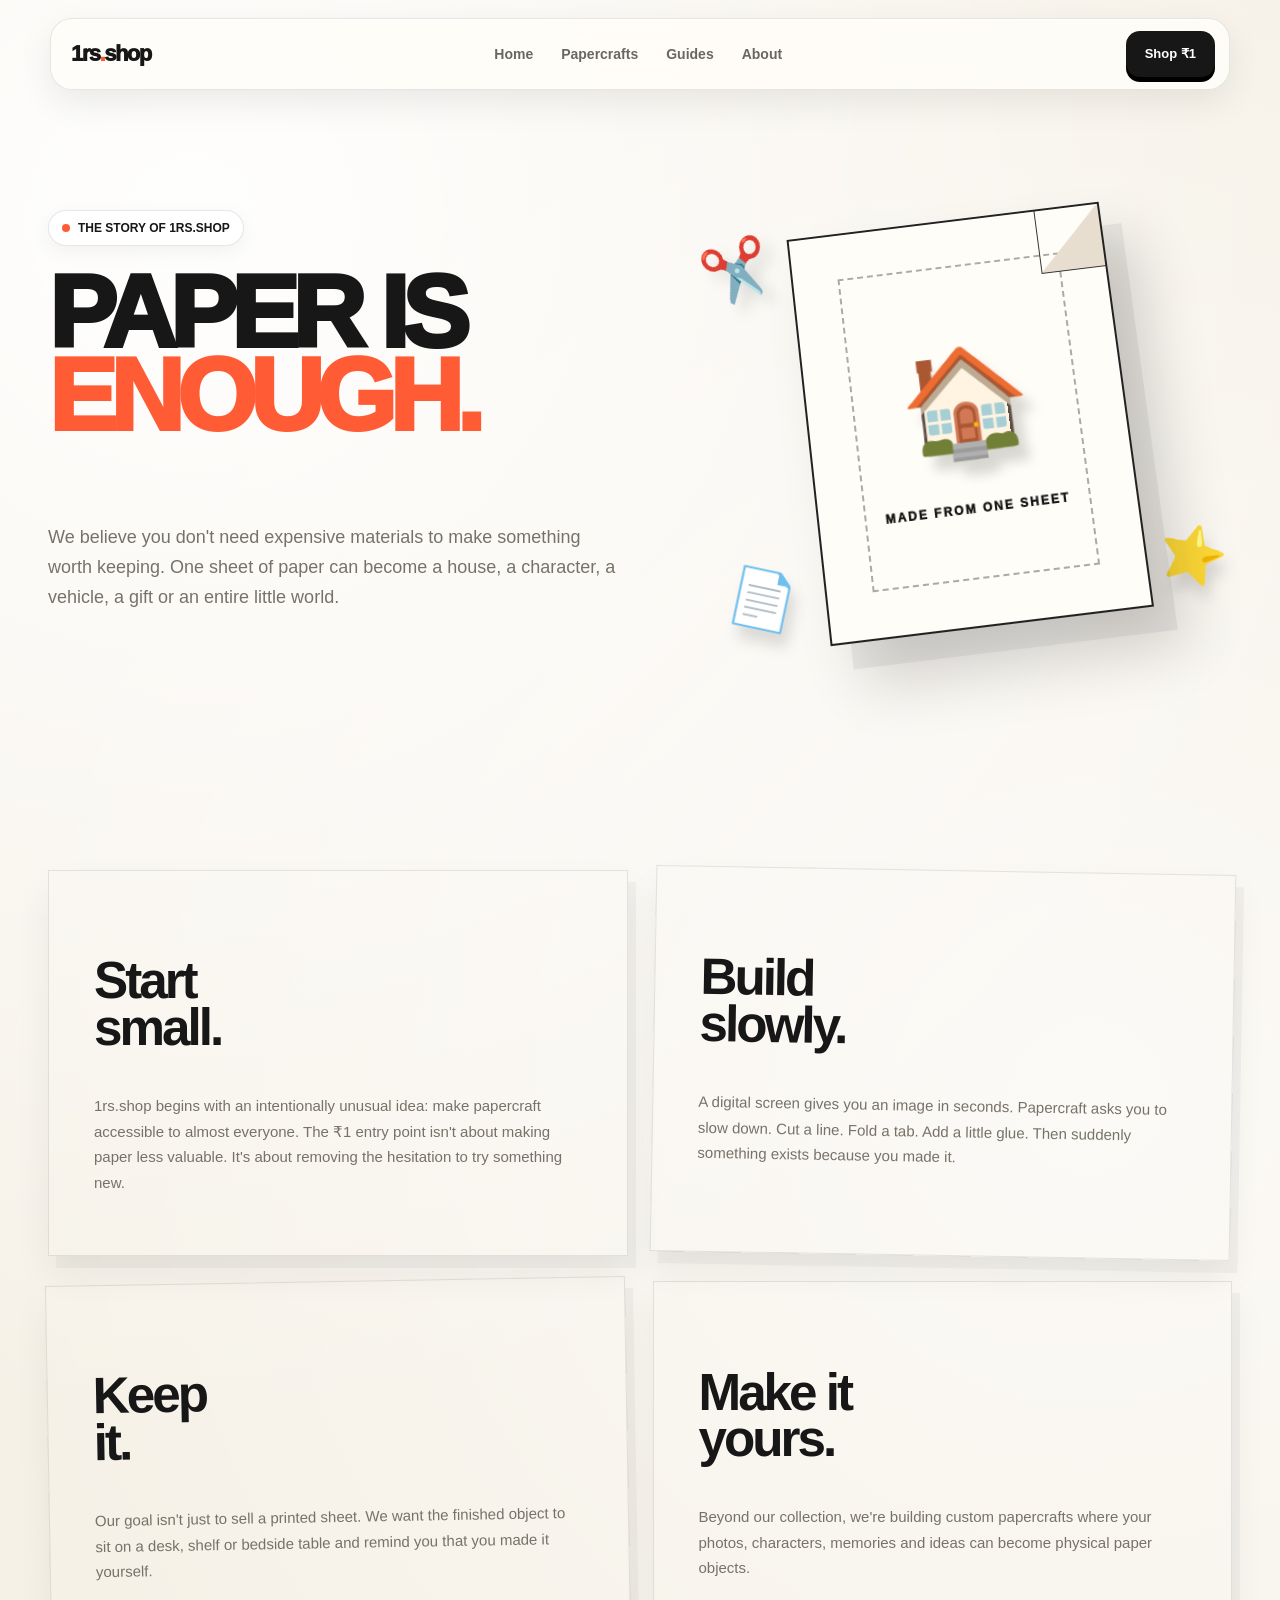
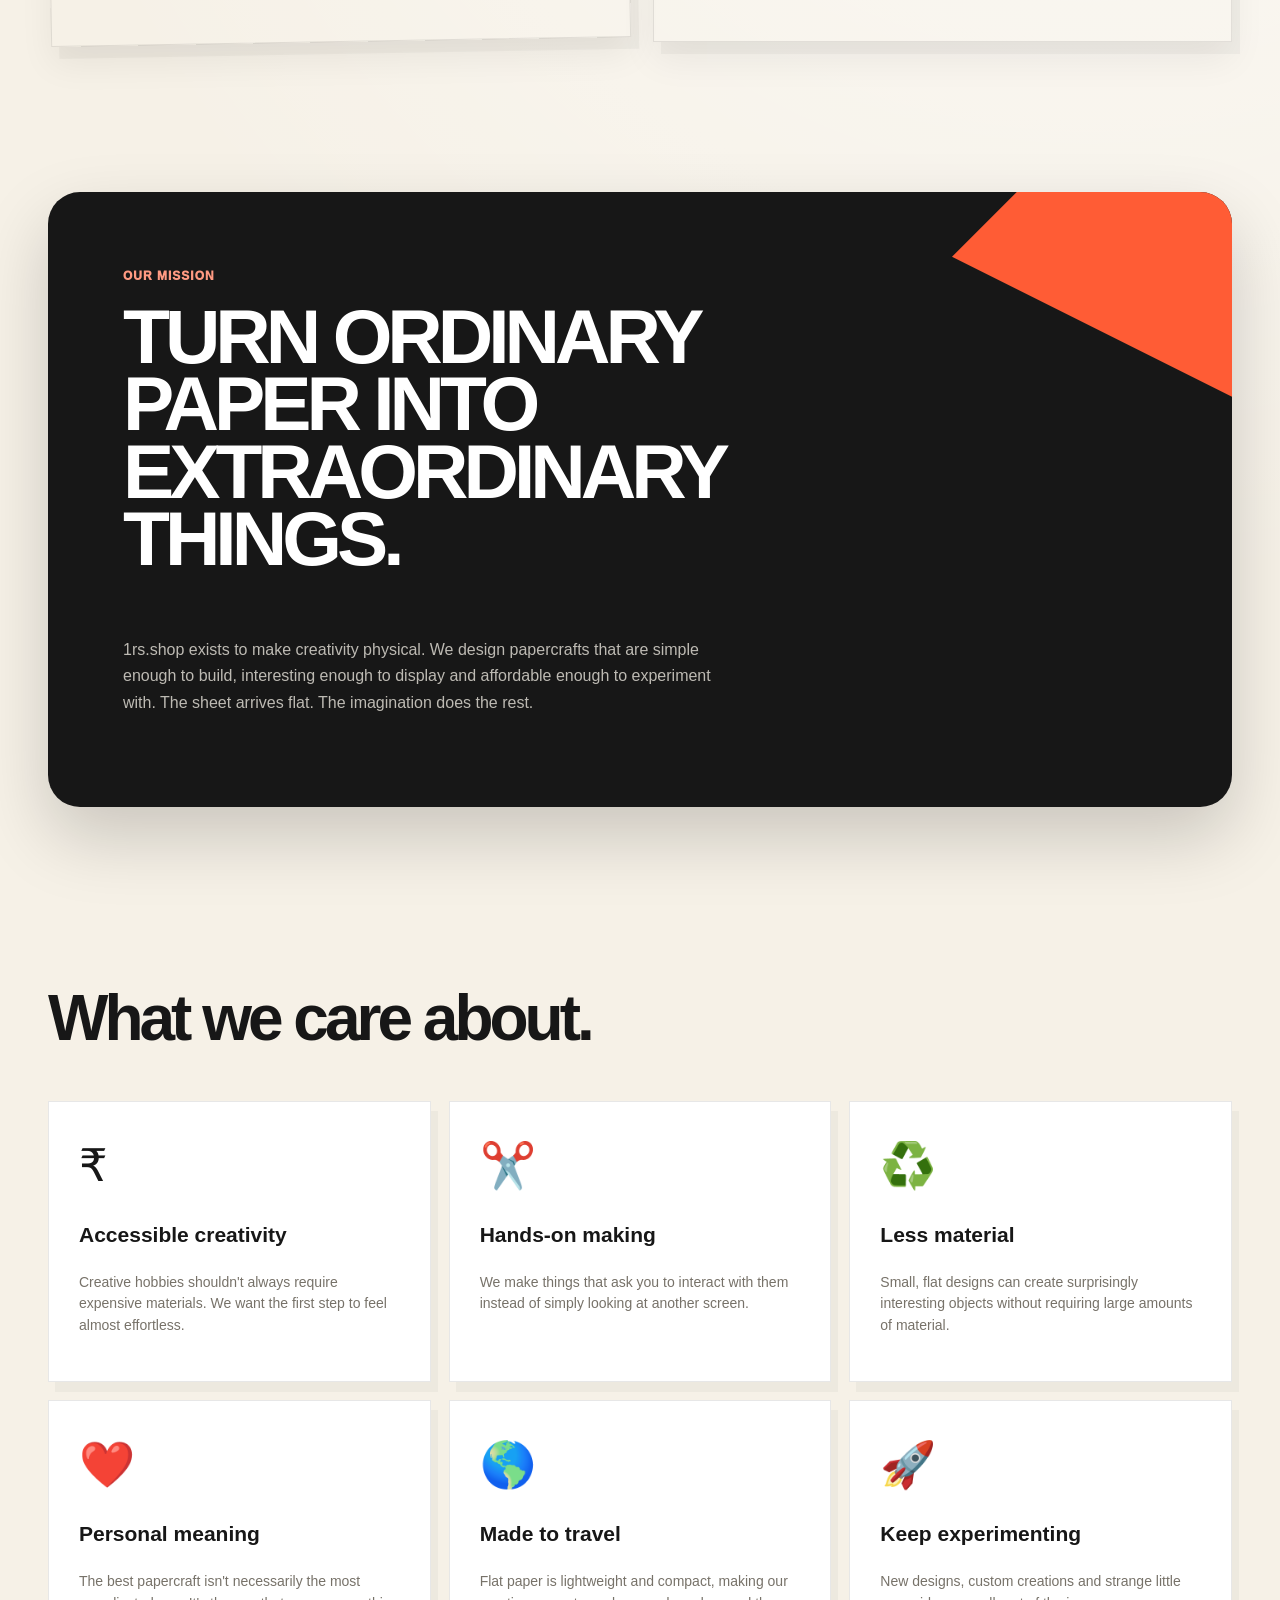
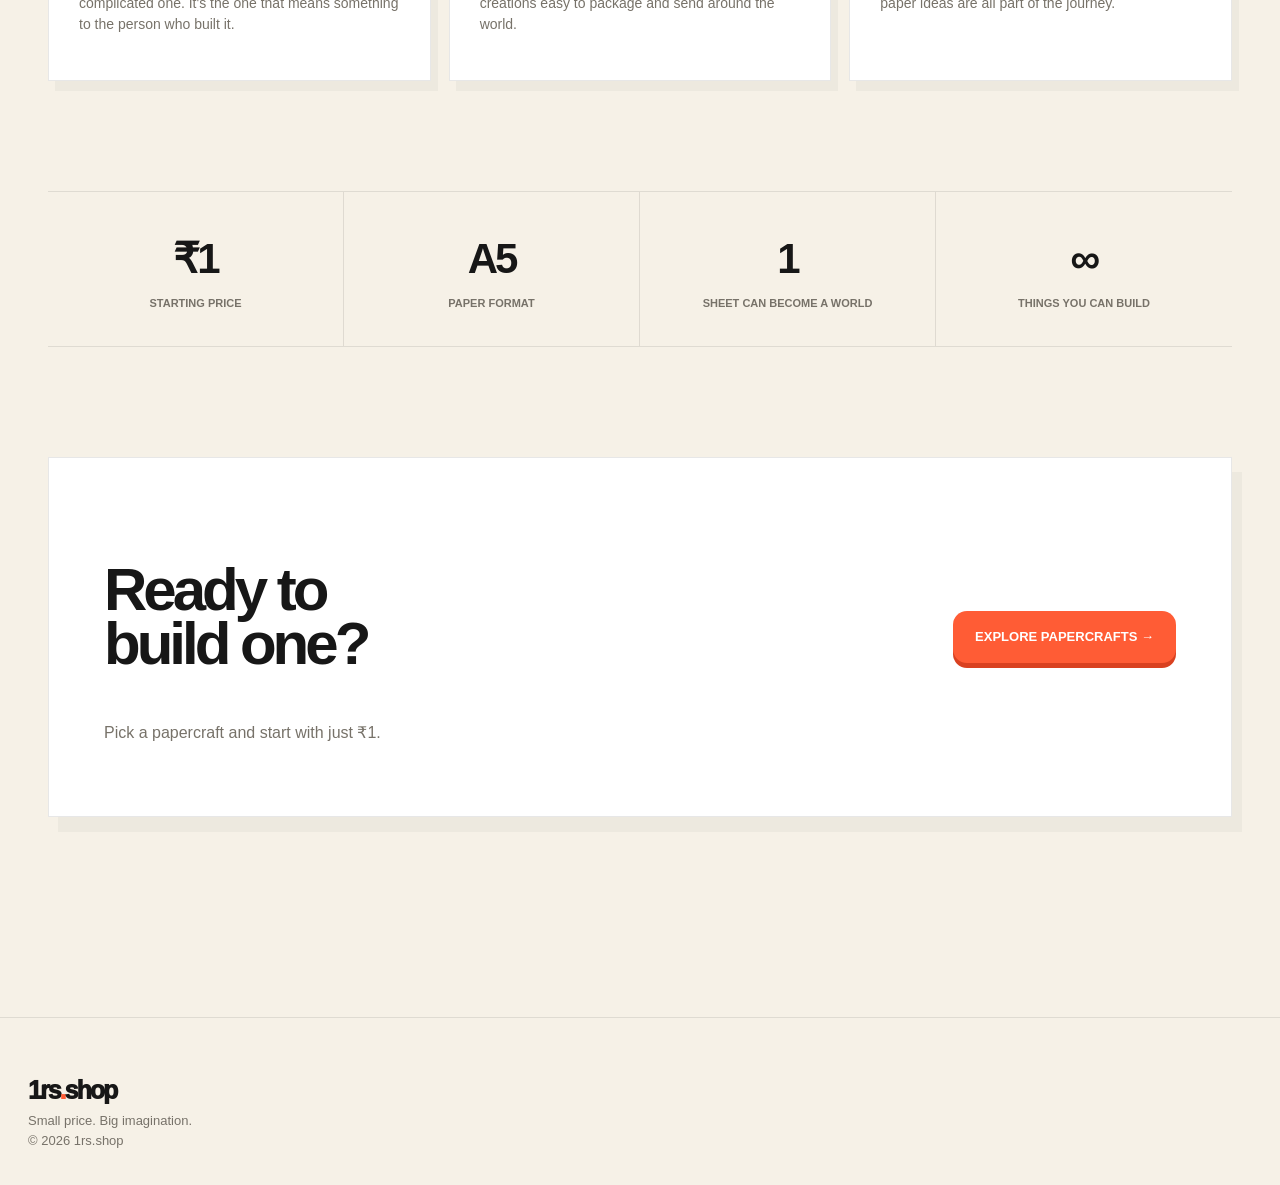
<file: about.html>
<!DOCTYPE html>
<html lang="en">
<head>

<meta charset="UTF-8">

<meta
  name="viewport"
  content="width=device-width, initial-scale=1.0"
>

<title>About 1rs.shop</title>

<meta
  name="description"
  content="1rs.shop turns simple sheets of paper into tiny worlds."
>

<link
  rel="stylesheet"
  href="assets/style.css"
>

<style>

/* =========================================================
ABOUT PAGE
========================================================= */

.about-hero{

  max-width:1240px;

  margin:auto;

  padding:
    160px 28px 100px;

  display:grid;

  grid-template-columns:
    1.05fr .95fr;

  gap:70px;

  align-items:center;

}

.about-hero h1{

  margin-top:25px;

  font-size:
    clamp(58px,8vw,105px);

  line-height:.82;

  letter-spacing:-7px;

  font-weight:950;

}

.about-hero h1 span{

  color:var(--orange);

}

.about-hero p{

  max-width:570px;

  margin-top:30px;

  color:var(--muted);

  font-size:18px;

  line-height:1.65;

}


/* =========================================================
PAPER SCENE
========================================================= */

.about-scene{

  position:relative;

  height:520px;

  display:flex;

  align-items:center;

  justify-content:center;

  perspective:1000px;

}

.big-paper{

  width:320px;

  height:410px;

  background:#fffdf7;

  border:2px solid #222;

  position:relative;

  transform:
    rotate(-7deg)
    rotateX(5deg);

  box-shadow:

    20px 25px 0 rgba(0,0,0,.06),

    30px 40px 55px rgba(0,0,0,.16);

  transition:.5s;

}

.about-scene:hover .big-paper{

  transform:
    rotate(1deg)
    translateY(-12px);

}

.big-paper::after{

  content:"";

  position:absolute;

  right:0;

  top:0;

  width:65px;

  height:65px;

  background:
    linear-gradient(
      135deg,
      transparent 49%,
      #e7ded0 50%
    );

  border-left:1px solid #333;

  border-bottom:1px solid #333;

}


/* paper artwork */

.paper-world{

  position:absolute;

  inset:45px;

  border:2px dashed #aaa;

  display:flex;

  align-items:center;

  justify-content:center;

  flex-direction:column;

}

.paper-world-icon{

  font-size:105px;

  filter:
    drop-shadow(
      10px 15px 6px rgba(0,0,0,.15)
    );

}

.paper-world-title{

  margin-top:20px;

  font-size:12px;

  font-weight:950;

  letter-spacing:2px;

}


/* floating pieces */

.paper-piece{

  position:absolute;

  font-size:55px;

  filter:
    drop-shadow(
      8px 12px 7px rgba(0,0,0,.12)
    );

}

.piece-one{

  left:0;

  top:70px;

  transform:rotate(-20deg);

}

.piece-two{

  right:5px;

  bottom:85px;

  transform:rotate(15deg);

}

.piece-three{

  left:25px;

  bottom:40px;

  transform:rotate(12deg);

}


/* =========================================================
STORY
========================================================= */

.story{

  max-width:1240px;

  margin:auto;

  padding:
    90px 28px;

}

.story-grid{

  display:grid;

  grid-template-columns:
    1fr 1fr;

  gap:25px;

}

.story-card{

  background:var(--white);

  border:1px solid var(--line);

  padding:45px;

  box-shadow:

    8px 12px 0 rgba(0,0,0,.035),

    0 18px 35px rgba(0,0,0,.06);

}

.story-card:nth-child(2){

  transform:rotate(1deg);

}

.story-card:nth-child(3){

  transform:rotate(-1deg);

}

.story-card h2{

  font-size:
    clamp(35px,4vw,55px);

  line-height:.9;

  letter-spacing:-3px;

}

.story-card p{

  margin-top:22px;

  color:var(--muted);

  font-size:15px;

  line-height:1.7;

}


/* =========================================================
MISSION
========================================================= */

.mission{

  max-width:1240px;

  margin:
    60px auto 110px;

  padding:
    0 28px;

}

.mission-box{

  position:relative;

  overflow:hidden;

  background:var(--ink);

  color:white;

  padding:75px;

  border-radius:32px;

  box-shadow:
    0 30px 70px rgba(0,0,0,.18);

}

.mission-box::after{

  content:"";

  position:absolute;

  right:-150px;

  top:-150px;

  width:430px;

  height:430px;

  background:var(--orange);

  clip-path:
    polygon(
      50% 0,
      100% 0,
      100% 100%,
      0 50%
    );

}

.mission-content{

  position:relative;

  z-index:2;

  max-width:780px;

}

.mission-label{

  color:#ff9a82;

  font-size:12px;

  font-weight:950;

  letter-spacing:1px;

}

.mission-box h2{

  margin-top:18px;

  font-size:
    clamp(45px,6vw,78px);

  line-height:.88;

  letter-spacing:-5px;

}

.mission-box p{

  max-width:620px;

  margin-top:28px;

  color:#bdbab3;

  font-size:16px;

  line-height:1.65;

}


/* =========================================================
VALUES
========================================================= */

.values{

  max-width:1240px;

  margin:auto;

  padding:
    20px 28px 110px;

}

.values-heading{

  margin-bottom:45px;

}

.values-heading h2{

  font-size:
    clamp(42px,5vw,68px);

  line-height:.9;

  letter-spacing:-4px;

}

.values-grid{

  display:grid;

  grid-template-columns:
    repeat(3,1fr);

  gap:18px;

}

.value{

  background:white;

  border:1px solid var(--line);

  padding:30px;

  min-height:240px;

  box-shadow:
    7px 10px 0 rgba(0,0,0,.035);

  transition:.3s;

}

.value:hover{

  transform:
    translateY(-8px)
    rotate(-1deg);

}

.value-icon{

  font-size:45px;

}

.value h3{

  margin-top:20px;

  font-size:21px;

}

.value p{

  margin-top:10px;

  color:var(--muted);

  font-size:14px;

  line-height:1.55;

}


/* =========================================================
NUMBERS
========================================================= */

.numbers{

  max-width:1240px;

  margin:auto;

  padding:
    0 28px 110px;

}

.number-grid{

  display:grid;

  grid-template-columns:
    repeat(4,1fr);

  border-top:1px solid var(--line);

  border-bottom:1px solid var(--line);

}

.number{

  padding:35px 20px;

  text-align:center;

  border-right:1px solid var(--line);

}

.number:last-child{

  border-right:0;

}

.number strong{

  display:block;

  font-size:42px;

  letter-spacing:-3px;

}

.number span{

  display:block;

  margin-top:5px;

  color:var(--muted);

  font-size:11px;

  font-weight:800;

}


/* =========================================================
CTA
========================================================= */

.about-cta{

  max-width:1240px;

  margin:auto;

  padding:
    0 28px 120px;

}

.cta-box{

  background:white;

  border:1px solid var(--line);

  padding:55px;

  display:flex;

  align-items:center;

  justify-content:space-between;

  gap:35px;

  box-shadow:
    10px 15px 0 rgba(0,0,0,.035);

}

.cta-box h2{

  font-size:
    clamp(38px,5vw,60px);

  line-height:.9;

  letter-spacing:-4px;

}

.cta-box p{

  margin-top:15px;

  color:var(--muted);

}

.cta-button{

  flex-shrink:0;

  display:inline-flex;

  align-items:center;

  justify-content:center;

  padding:16px 22px;

  background:var(--orange);

  color:white;

  border-radius:14px;

  font-size:13px;

  font-weight:900;

  box-shadow:
    0 5px 0 var(--orange-dark);

}


/* =========================================================
RESPONSIVE
========================================================= */

@media(max-width:900px){

  .about-hero{

    grid-template-columns:1fr;

    text-align:center;

  }

  .about-hero p{

    margin-left:auto;

    margin-right:auto;

  }

  .story-grid{

    grid-template-columns:1fr;

  }

  .values-grid{

    grid-template-columns:
      repeat(2,1fr);

  }

  .number-grid{

    grid-template-columns:
      repeat(2,1fr);

  }

  .number{

    border-bottom:1px solid var(--line);

  }

  .cta-box{

    flex-direction:column;

    align-items:flex-start;

  }

}


@media(max-width:600px){

  .about-hero{

    padding:
      130px 18px 70px;

  }

  .about-hero h1{

    letter-spacing:-5px;

  }

  .about-scene{

    height:400px;

  }

  .big-paper{

    width:250px;

    height:330px;

  }

  .paper-world{

    inset:30px;

  }

  .paper-world-icon{

    font-size:75px;

  }

  .story{

    padding:
      60px 18px;

  }

  .story-card{

    padding:30px;

  }

  .mission{

    padding:
      0 15px;

  }

  .mission-box{

    padding:45px 25px;

    border-radius:24px;

  }

  .values{

    padding:
      20px 18px 80px;

  }

  .values-grid{

    grid-template-columns:1fr;

  }

  .numbers{

    padding:
      0 18px 80px;

  }

  .number strong{

    font-size:32px;

  }

  .about-cta{

    padding:
      0 15px 80px;

  }

  .cta-box{

    padding:40px 25px;

  }

}

</style>

</head>


<body>


<!-- =====================================================
NAVIGATION
===================================================== -->

<nav class="site-nav">

  <a
    href="index.html"
    class="logo"
  >
    1rs<span>.</span>shop
  </a>


  <div class="nav-links">

    <a href="index.html">
      Home
    </a>

    <a href="products.html">
      Papercrafts
    </a>

    <a href="guides.html">
      Guides
    </a>

    <a href="about.html">
      About
    </a>

  </div>


  <a
    href="products.html"
    class="btn btn-dark"
  >
    Shop ₹1
  </a>

</nav>



<!-- =====================================================
HERO
===================================================== -->

<section class="about-hero">


  <div>

    <div class="eyebrow">

      <span class="eyebrow-dot"></span>

      THE STORY OF 1RS.SHOP

    </div>


    <h1>

      PAPER IS<br>

      <span>ENOUGH.</span>

    </h1>


    <p>

      We believe you don't need expensive materials
      to make something worth keeping.

      One sheet of paper can become a house,
      a character, a vehicle, a gift or an entire
      little world.

    </p>

  </div>



  <!-- PAPER -->

  <div class="about-scene">

    <div class="paper-piece piece-one">
      ✂️
    </div>

    <div class="paper-piece piece-two">
      ⭐
    </div>

    <div class="paper-piece piece-three">
      📄
    </div>


    <div class="big-paper">

      <div class="paper-world">

        <div class="paper-world-icon">
          🏠
        </div>

        <div class="paper-world-title">
          MADE FROM ONE SHEET
        </div>

      </div>

    </div>

  </div>

</section>



<!-- =====================================================
STORY
===================================================== -->

<section class="story">


  <div class="story-grid">


    <article class="story-card">

      <h2>
        Start<br>
        small.
      </h2>

      <p>

        1rs.shop begins with an intentionally
        unusual idea: make papercraft accessible
        to almost everyone.

        The ₹1 entry point isn't about making
        paper less valuable. It's about removing
        the hesitation to try something new.

      </p>

    </article>



    <article class="story-card">

      <h2>
        Build<br>
        slowly.
      </h2>

      <p>

        A digital screen gives you an image in
        seconds. Papercraft asks you to slow down.

        Cut a line.

        Fold a tab.

        Add a little glue.

        Then suddenly something exists
        because you made it.

      </p>

    </article>



    <article class="story-card">

      <h2>
        Keep<br>
        it.
      </h2>

      <p>

        Our goal isn't just to sell a printed sheet.

        We want the finished object to sit on a
        desk, shelf or bedside table and remind
        you that you made it yourself.

      </p>

    </article>



    <article class="story-card">

      <h2>
        Make it<br>
        yours.
      </h2>

      <p>

        Beyond our collection, we're building
        custom papercrafts where your photos,
        characters, memories and ideas can become
        physical paper objects.

      </p>

    </article>


  </div>

</section>



<!-- =====================================================
MISSION
===================================================== -->

<section class="mission">

  <div class="mission-box">

    <div class="mission-content">

      <div class="mission-label">
        OUR MISSION
      </div>


      <h2>

        TURN ORDINARY<br>
        PAPER INTO<br>
        EXTRAORDINARY THINGS.

      </h2>


      <p>

        1rs.shop exists to make creativity physical.

        We design papercrafts that are simple enough
        to build, interesting enough to display and
        affordable enough to experiment with.

        The sheet arrives flat.

        The imagination does the rest.

      </p>

    </div>

  </div>

</section>



<!-- =====================================================
VALUES
===================================================== -->

<section class="values">


  <div class="values-heading">

    <h2>
      What we care about.
    </h2>

  </div>


  <div class="values-grid">


    <article class="value">

      <div class="value-icon">
        ₹
      </div>

      <h3>
        Accessible creativity
      </h3>

      <p>

        Creative hobbies shouldn't always require
        expensive materials. We want the first step
        to feel almost effortless.

      </p>

    </article>



    <article class="value">

      <div class="value-icon">
        ✂️
      </div>

      <h3>
        Hands-on making
      </h3>

      <p>

        We make things that ask you to interact
        with them instead of simply looking at
        another screen.

      </p>

    </article>



    <article class="value">

      <div class="value-icon">
        ♻️
      </div>

      <h3>
        Less material
      </h3>

      <p>

        Small, flat designs can create surprisingly
        interesting objects without requiring large
        amounts of material.

      </p>

    </article>



    <article class="value">

      <div class="value-icon">
        ❤️
      </div>

      <h3>
        Personal meaning
      </h3>

      <p>

        The best papercraft isn't necessarily the
        most complicated one. It's the one that
        means something to the person who built it.

      </p>

    </article>



    <article class="value">

      <div class="value-icon">
        🌎
      </div>

      <h3>
        Made to travel
      </h3>

      <p>

        Flat paper is lightweight and compact,
        making our creations easy to package
        and send around the world.

      </p>

    </article>



    <article class="value">

      <div class="value-icon">
        🚀
      </div>

      <h3>
        Keep experimenting
      </h3>

      <p>

        New designs, custom creations and strange
        little paper ideas are all part of the journey.

      </p>

    </article>


  </div>

</section>



<!-- =====================================================
NUMBERS
===================================================== -->

<section class="numbers">

  <div class="number-grid">


    <div class="number">

      <strong>
        ₹1
      </strong>

      <span>
        STARTING PRICE
      </span>

    </div>


    <div class="number">

      <strong>
        A5
      </strong>

      <span>
        PAPER FORMAT
      </span>

    </div>


    <div class="number">

      <strong>
        1
      </strong>

      <span>
        SHEET CAN BECOME A WORLD
      </span>

    </div>


    <div class="number">

      <strong>
        ∞
      </strong>

      <span>
        THINGS YOU CAN BUILD
      </span>

    </div>


  </div>

</section>



<!-- =====================================================
CTA
===================================================== -->

<section class="about-cta">

  <div class="cta-box">


    <div>

      <h2>

        Ready to<br>
        build one?

      </h2>


      <p>

        Pick a papercraft and start with just ₹1.

      </p>

    </div>


    <a
      href="products.html"
      class="cta-button"
    >

      EXPLORE PAPERCRAFTS →

    </a>


  </div>

</section>



<!-- =====================================================
FOOTER
===================================================== -->

<footer class="site-footer">

  <div class="footer">

    <div>

      <div class="footer-logo">

        1rs<span>.</span>shop

      </div>


      <div
        class="footer-text"
        style="margin-top:8px;"
      >

        Small price. Big imagination.

      </div>

    </div>


    <div class="footer-text">

      © 2026 1rs.shop

    </div>

  </div>

</footer>


</body>
</html>
</file>
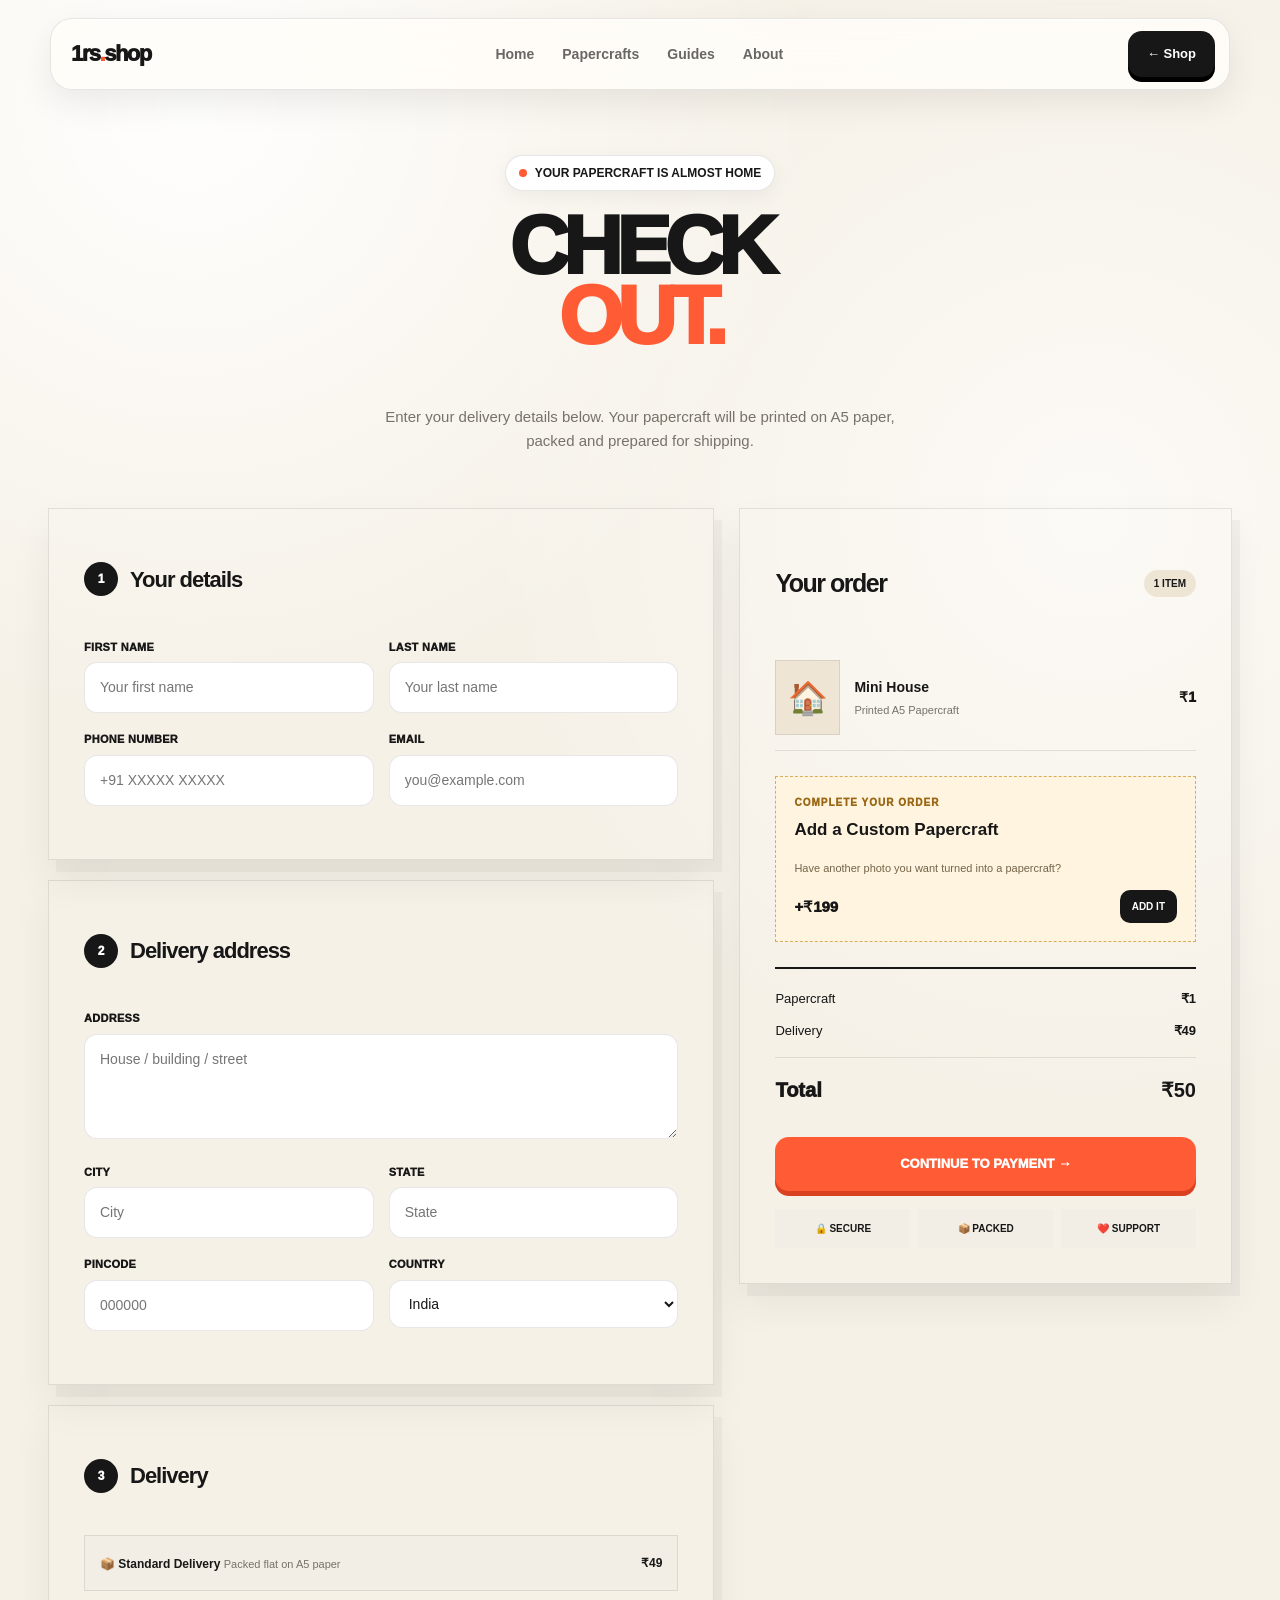
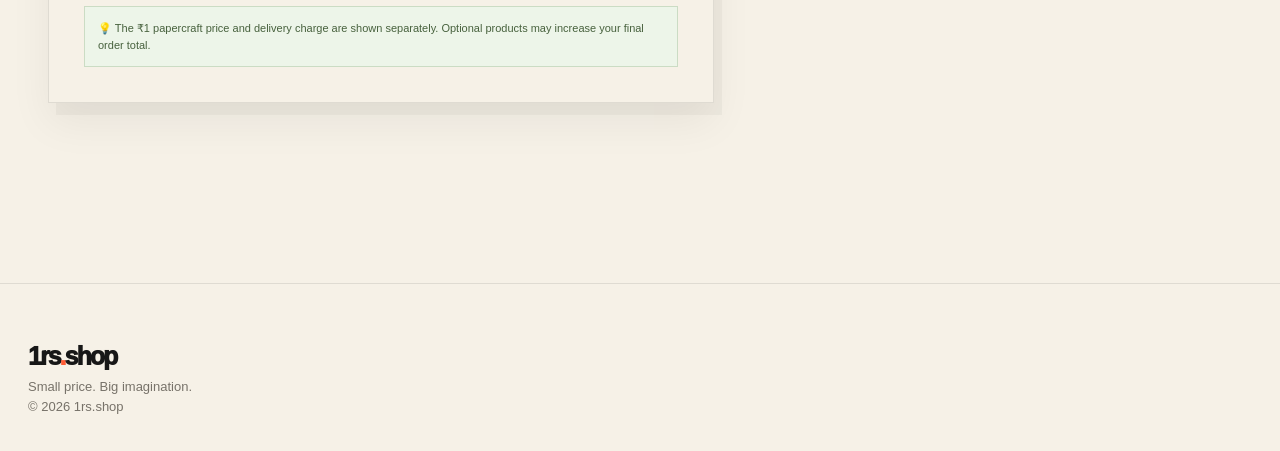
<file: checkout.html>
<!DOCTYPE html>
<html lang="en">

<head>

<meta charset="UTF-8">

<meta
  name="viewport"
  content="width=device-width, initial-scale=1.0"
>

<title>Checkout | 1rs.shop</title>

<meta
  name="description"
  content="Complete your 1rs.shop papercraft order."
>

<link
  rel="stylesheet"
  href="assets/style.css"
>

<style>

/* =========================================================
CHECKOUT PAGE
========================================================= */

.checkout-page{

  max-width:1240px;

  margin:auto;

  padding:
    155px 28px 100px;

}


/* =========================================================
HEADER
========================================================= */

.checkout-header{

  text-align:center;

  margin-bottom:55px;

}

.checkout-header h1{

  margin-top:20px;

  font-size:
    clamp(48px,7vw,82px);

  line-height:.85;

  letter-spacing:-6px;

  font-weight:950;

}

.checkout-header h1 span{

  color:var(--orange);

}

.checkout-header p{

  max-width:560px;

  margin:22px auto 0;

  color:var(--muted);

  font-size:15px;

  line-height:1.6;

}


/* =========================================================
LAYOUT
========================================================= */

.checkout-layout{

  display:grid;

  grid-template-columns:
    1.15fr .85fr;

  gap:25px;

  align-items:start;

}


/* =========================================================
CARD
========================================================= */

.checkout-card{

  background:var(--white);

  border:1px solid var(--line);

  padding:35px;

  box-shadow:

    8px 12px 0 rgba(0,0,0,.035),

    0 20px 40px rgba(0,0,0,.06);

}

.checkout-card + .checkout-card{

  margin-top:20px;

}

.card-title{

  display:flex;

  align-items:center;

  gap:12px;

  margin-bottom:25px;

}

.card-number{

  width:34px;

  height:34px;

  display:flex;

  align-items:center;

  justify-content:center;

  background:var(--ink);

  color:white;

  border-radius:50%;

  font-size:12px;

  font-weight:950;

}

.card-title h2{

  font-size:22px;

  letter-spacing:-1px;

}


/* =========================================================
FORM
========================================================= */

.form-row{

  display:grid;

  grid-template-columns:
    1fr 1fr;

  gap:15px;

}

.form-group{

  margin-bottom:18px;

}

.form-group label{

  display:block;

  margin-bottom:7px;

  font-size:11px;

  font-weight:950;

  letter-spacing:.3px;

}

.form-group input,
.form-group textarea,
.form-group select{

  width:100%;

  padding:14px 15px;

  background:white;

  color:var(--ink);

  border:1px solid var(--line);

  border-radius:13px;

  outline:none;

  font-size:14px;

  transition:.2s;

}

.form-group textarea{

  min-height:105px;

  resize:vertical;

}

.form-group input:focus,
.form-group textarea:focus,
.form-group select:focus{

  border-color:var(--orange);

  box-shadow:
    0 0 0 4px
    rgba(255,92,53,.08);

}


/* =========================================================
ORDER SUMMARY
========================================================= */

.summary{

  position:sticky;

  top:110px;

}

.summary-title{

  display:flex;

  justify-content:space-between;

  align-items:center;

  margin-bottom:22px;

}

.summary-title h2{

  font-size:25px;

  letter-spacing:-1.5px;

}

.item-count{

  padding:6px 10px;

  background:#eee5d5;

  border-radius:100px;

  font-size:10px;

  font-weight:900;

}


/* =========================================================
PRODUCT ITEM
========================================================= */

.order-item{

  display:flex;

  align-items:center;

  gap:14px;

  padding:15px 0;

  border-bottom:1px solid var(--line);

}

.item-art{

  width:65px;

  height:75px;

  flex-shrink:0;

  display:flex;

  align-items:center;

  justify-content:center;

  background:#eee5d5;

  border:1px solid var(--line);

  font-size:32px;

}

.item-info{

  flex:1;

}

.item-info strong{

  display:block;

  font-size:14px;

}

.item-info span{

  display:block;

  margin-top:4px;

  color:var(--muted);

  font-size:11px;

}

.item-price{

  font-size:14px;

  font-weight:950;

}


/* =========================================================
UPSELL
========================================================= */

.upsell{

  margin-top:25px;

  padding:18px;

  background:#fff4df;

  border:1px dashed #d8ad59;

}

.upsell-label{

  color:#9a6714;

  font-size:10px;

  font-weight:950;

  letter-spacing:1px;

}

.upsell h3{

  margin-top:7px;

  font-size:17px;

}

.upsell p{

  margin-top:5px;

  color:#75644a;

  font-size:11px;

  line-height:1.5;

}

.upsell-row{

  margin-top:14px;

  display:flex;

  align-items:center;

  justify-content:space-between;

  gap:10px;

}

.upsell-price{

  font-size:15px;

  font-weight:950;

}

.upsell-button{

  padding:9px 12px;

  background:var(--ink);

  color:white;

  border:0;

  border-radius:10px;

  font-size:10px;

  font-weight:900;

}


/* =========================================================
SHIPPING
========================================================= */

.shipping-box{

  margin-top:20px;

  padding:15px;

  background:#f3eee5;

  border:1px solid var(--line);

  display:flex;

  justify-content:space-between;

  gap:15px;

  align-items:center;

}

.shipping-box strong{

  font-size:12px;

}

.shipping-box span{

  color:var(--muted);

  font-size:11px;

}


/* =========================================================
TOTAL
========================================================= */

.total-area{

  margin-top:25px;

  padding-top:20px;

  border-top:2px solid var(--ink);

}

.total-row{

  display:flex;

  justify-content:space-between;

  gap:15px;

  margin-bottom:12px;

  font-size:13px;

}

.total-row.muted{

  color:var(--muted);

}

.total-row.final{

  margin-top:17px;

  padding-top:17px;

  border-top:1px solid var(--line);

  font-size:20px;

  font-weight:950;

}


/* =========================================================
PAYMENT
========================================================= */

.payment-note{

  margin-top:15px;

  padding:13px;

  background:#edf5e9;

  border:1px solid #cbdcc4;

  color:#47613d;

  font-size:11px;

  line-height:1.5;

}

.place-order{

  width:100%;

  margin-top:20px;

  padding:17px;

  background:var(--orange);

  color:white;

  border:0;

  border-radius:14px;

  font-size:13px;

  font-weight:950;

  box-shadow:
    0 5px 0 var(--orange-dark);

  transition:.2s;

}

.place-order:hover{

  transform:translateY(-3px);

}

.place-order:active{

  transform:translateY(2px);

  box-shadow:
    0 2px 0 var(--orange-dark);

}


/* =========================================================
TRUST
========================================================= */

.trust{

  margin-top:18px;

  display:grid;

  grid-template-columns:
    repeat(3,1fr);

  gap:8px;

}

.trust-item{

  padding:12px 5px;

  text-align:center;

  background:#f3eee5;

  font-size:10px;

  font-weight:800;

}


/* =========================================================
SUCCESS
========================================================= */

.order-success{

  display:none;

  position:fixed;

  inset:0;

  z-index:3000;

  background:rgba(23,23,23,.65);

  backdrop-filter:blur(8px);

  align-items:center;

  justify-content:center;

  padding:20px;

}

.success-box{

  width:min(500px,100%);

  background:var(--white);

  padding:45px;

  text-align:center;

  box-shadow:
    0 30px 80px rgba(0,0,0,.25);

}

.success-icon{

  width:80px;

  height:80px;

  margin:auto;

  display:flex;

  align-items:center;

  justify-content:center;

  background:#edf5e9;

  border-radius:50%;

  font-size:38px;

}

.success-box h2{

  margin-top:20px;

  font-size:35px;

  letter-spacing:-2px;

}

.success-box p{

  margin-top:12px;

  color:var(--muted);

  font-size:13px;

  line-height:1.6;

}

.order-id{

  display:inline-block;

  margin-top:18px;

  padding:10px 14px;

  background:#eee5d5;

  font-size:12px;

  font-weight:950;

}

.success-button{

  display:inline-block;

  margin-top:25px;

  padding:14px 20px;

  background:var(--ink);

  color:white;

  border-radius:13px;

  font-size:12px;

  font-weight:900;

}


/* =========================================================
RESPONSIVE
========================================================= */

@media(max-width:900px){

  .checkout-layout{

    grid-template-columns:1fr;

  }

  .summary{

    position:static;

  }

}

@media(max-width:600px){

  .checkout-page{

    padding:
      125px 15px 70px;

  }

  .checkout-header h1{

    letter-spacing:-4px;

  }

  .checkout-card{

    padding:25px 20px;

  }

  .form-row{

    grid-template-columns:1fr;

    gap:0;

  }

  .trust{

    grid-template-columns:1fr;

  }

  .success-box{

    padding:35px 25px;

  }

}

</style>

</head>


<body>


<!-- =====================================================
NAV
===================================================== -->

<nav class="site-nav">

  <a
    href="index.html"
    class="logo"
  >

    1rs<span>.</span>shop

  </a>


  <div class="nav-links">

    <a href="index.html">
      Home
    </a>

    <a href="products.html">
      Papercrafts
    </a>

    <a href="guides.html">
      Guides
    </a>

    <a href="about.html">
      About
    </a>

  </div>


  <a
    href="products.html"
    class="btn btn-dark"
  >

    ← Shop

  </a>

</nav>



<!-- =====================================================
CHECKOUT
===================================================== -->

<main class="checkout-page">


  <header class="checkout-header">

    <div class="eyebrow">

      <span class="eyebrow-dot"></span>

      YOUR PAPERCRAFT IS ALMOST HOME

    </div>


    <h1>

      CHECK<br>

      <span>OUT.</span>

    </h1>


    <p>

      Enter your delivery details below.
      Your papercraft will be printed on A5 paper,
      packed and prepared for shipping.

    </p>

  </header>



  <div class="checkout-layout">


    <!-- =================================================
    LEFT
    ================================================== -->

    <div>


      <!-- CUSTOMER -->

      <section class="checkout-card">

        <div class="card-title">

          <div class="card-number">
            1
          </div>

          <h2>
            Your details
          </h2>

        </div>


        <div class="form-row">


          <div class="form-group">

            <label for="firstName">
              FIRST NAME
            </label>

            <input
              id="firstName"
              type="text"
              placeholder="Your first name"
              required
            >

          </div>


          <div class="form-group">

            <label for="lastName">
              LAST NAME
            </label>

            <input
              id="lastName"
              type="text"
              placeholder="Your last name"
              required
            >

          </div>


        </div>



        <div class="form-row">


          <div class="form-group">

            <label for="phone">
              PHONE NUMBER
            </label>

            <input
              id="phone"
              type="tel"
              placeholder="+91 XXXXX XXXXX"
              required
            >

          </div>


          <div class="form-group">

            <label for="email">
              EMAIL
            </label>

            <input
              id="email"
              type="email"
              placeholder="you@example.com"
              required
            >

          </div>


        </div>

      </section>



      <!-- ADDRESS -->

      <section class="checkout-card">

        <div class="card-title">

          <div class="card-number">
            2
          </div>

          <h2>
            Delivery address
          </h2>

        </div>


        <div class="form-group">

          <label for="address">
            ADDRESS
          </label>

          <textarea
            id="address"
            placeholder="House / building / street"
            required
          ></textarea>

        </div>


        <div class="form-row">


          <div class="form-group">

            <label for="city">
              CITY
            </label>

            <input
              id="city"
              type="text"
              placeholder="City"
              required
            >

          </div>


          <div class="form-group">

            <label for="state">
              STATE
            </label>

            <input
              id="state"
              type="text"
              placeholder="State"
              required
            >

          </div>


        </div>



        <div class="form-row">


          <div class="form-group">

            <label for="pincode">
              PINCODE
            </label>

            <input
              id="pincode"
              type="text"
              inputmode="numeric"
              placeholder="000000"
              required
            >

          </div>


          <div class="form-group">

            <label for="country">
              COUNTRY
            </label>

            <select id="country">

              <option>
                India
              </option>

              <option>
                United States
              </option>

              <option>
                United Kingdom
              </option>

              <option>
                Canada
              </option>

              <option>
                Australia
              </option>

              <option>
                Other
              </option>

            </select>

          </div>


        </div>

      </section>



      <!-- SHIPPING -->

      <section class="checkout-card">

        <div class="card-title">

          <div class="card-number">
            3
          </div>

          <h2>
            Delivery
          </h2>

        </div>


        <div class="shipping-box">

          <div>

            <strong>
              📦 Standard Delivery
            </strong>

            <span>
              Packed flat on A5 paper
            </span>

          </div>


          <strong>
            ₹49
          </strong>

        </div>


        <div
          class="payment-note"
        >

          💡 The ₹1 papercraft price and
          delivery charge are shown separately.
          Optional products may increase your
          final order total.

        </div>

      </section>


    </div>



    <!-- =================================================
    RIGHT
    ================================================== -->

    <aside class="summary">


      <section class="checkout-card">


        <div class="summary-title">

          <h2>
            Your order
          </h2>

          <div
            class="item-count"
            id="itemCount"
          >
            1 ITEM
          </div>

        </div>


        <!-- PRODUCT -->

        <div class="order-item">

          <div class="item-art">
            🏠
          </div>


          <div class="item-info">

            <strong>
              Mini House
            </strong>

            <span>
              Printed A5 Papercraft
            </span>

          </div>


          <div class="item-price">
            ₹1
          </div>

        </div>



        <!-- UPSELL -->

        <div class="upsell">

          <div class="upsell-label">
            COMPLETE YOUR ORDER
          </div>


          <h3>
            Add a Custom Papercraft
          </h3>


          <p>

            Have another photo you want
            turned into a papercraft?

          </p>


          <div class="upsell-row">

            <div class="upsell-price">
              +₹199
            </div>


            <button
              class="upsell-button"
              id="upsellButton"
              onclick="toggleUpsell()"
            >

              ADD IT

            </button>

          </div>

        </div>



        <!-- TOTAL -->

        <div class="total-area">


          <div class="total-row">

            <span>
              Papercraft
            </span>

            <strong id="productTotal">
              ₹1
            </strong>

          </div>


          <div class="total-row">

            <span>
              Delivery
            </span>

            <strong>
              ₹49
            </strong>

          </div>


          <div
            class="total-row"
            id="upsellRow"
            style="display:none;"
          >

            <span>
              Custom Papercraft
            </span>

            <strong>
              ₹199
            </strong>

          </div>


          <div class="total-row final">

            <span>
              Total
            </span>

            <strong id="grandTotal">
              ₹50
            </strong>

          </div>


        </div>



        <!-- PAYMENT -->

        <button
          class="place-order"
          onclick="placeOrder()"
        >

          CONTINUE TO PAYMENT →

        </button>


        <div class="trust">

          <div class="trust-item">
            🔒 SECURE
          </div>

          <div class="trust-item">
            📦 PACKED
          </div>

          <div class="trust-item">
            ❤️ SUPPORT
          </div>

        </div>


      </section>

    </aside>


  </div>

</main>



<!-- =====================================================
SUCCESS MODAL
===================================================== -->

<div
  class="order-success"
  id="successModal"
>

  <div class="success-box">

    <div class="success-icon">
      ✓
    </div>


    <h2>
      Order Ready.
    </h2>


    <p>

      Your order information has been
      prepared successfully.

      The next step is connecting this
      checkout to your real payment system.

    </p>


    <div
      class="order-id"
      id="orderId"
    >
      ORDER #1RS000001
    </div>


    <br>


    <a
      href="products.html"
      class="success-button"
    >

      BACK TO SHOP

    </a>

  </div>

</div>



<!-- =====================================================
FOOTER
===================================================== -->

<footer class="site-footer">

  <div class="footer">

    <div>

      <div class="footer-logo">

        1rs<span>.</span>shop

      </div>


      <div
        class="footer-text"
        style="margin-top:8px;"
      >

        Small price. Big imagination.

      </div>

    </div>


    <div class="footer-text">

      © 2026 1rs.shop

    </div>

  </div>

</footer>



<!-- =====================================================
JAVASCRIPT
===================================================== -->

<script>


/* =========================================================
UPSELL
========================================================= */

let upsellAdded = false;


function toggleUpsell(){

  const button =
    document.getElementById(
      "upsellButton"
    );

  const row =
    document.getElementById(
      "upsellRow"
    );

  const total =
    document.getElementById(
      "grandTotal"
    );


  upsellAdded =
    !upsellAdded;


  if(upsellAdded){

    button.textContent =
      "ADDED ✓";

    button.style.background =
      "var(--orange)";

    row.style.display =
      "flex";

    total.textContent =
      "₹249";

  }

  else{

    button.textContent =
      "ADD IT";

    button.style.background =
      "var(--ink)";

    row.style.display =
      "none";

    total.textContent =
      "₹50";

  }

}


/* =========================================================
VALIDATION
========================================================= */

function validateCheckout(){

  const fields = [

    "firstName",
    "lastName",
    "phone",
    "email",
    "address",
    "city",
    "state",
    "pincode"

  ];


  for(
    const id of fields
  ){

    const field =
      document.getElementById(id);


    if(
      !field.value.trim()
    ){

      field.focus();

      alert(
        "Please complete all delivery details."
      );

      return false;

    }

  }


  return true;

}


/* =========================================================
ORDER
========================================================= */

function placeOrder(){

  if(
    !validateCheckout()
  ){

    return;

  }


  const orderNumber =
    "1RS" +
    Date.now()
      .toString()
      .slice(-8);


  const order = {

    orderId:
      orderNumber,

    customer:{

      firstName:
        document.getElementById(
          "firstName"
        ).value,

      lastName:
        document.getElementById(
          "lastName"
        ).value,

      phone:
        document.getElementById(
          "phone"
        ).value,

      email:
        document.getElementById(
          "email"
        ).value

    },

    address:{

      address:
        document.getElementById(
          "address"
        ).value,

      city:
        document.getElementById(
          "city"
        ).value,

      state:
        document.getElementById(
          "state"
        ).value,

      pincode:
        document.getElementById(
          "pincode"
        ).value,

      country:
        document.getElementById(
          "country"
        ).value

    },

    product:
      "Mini House",

    productPrice:
      1,

    shipping:
      49,

    customUpsell:
      upsellAdded,

    customPrice:
      upsellAdded
        ? 199
        : 0,

    total:
      upsellAdded
        ? 249
        : 50,

    createdAt:
      new Date().toISOString()

  };


  /*
    TEMPORARY STORAGE

    This stores the order only in
    this browser.

    Later we will replace this with
    your real backend/database.
  */

  localStorage.setItem(
    "latestOrder",
    JSON.stringify(order)
  );


  document.getElementById(
    "orderId"
  ).textContent =
    "ORDER #" +
    orderNumber;


  document.getElementById(
    "successModal"
  ).style.display =
    "flex";

}

</script>


</body>

</html>
</file>
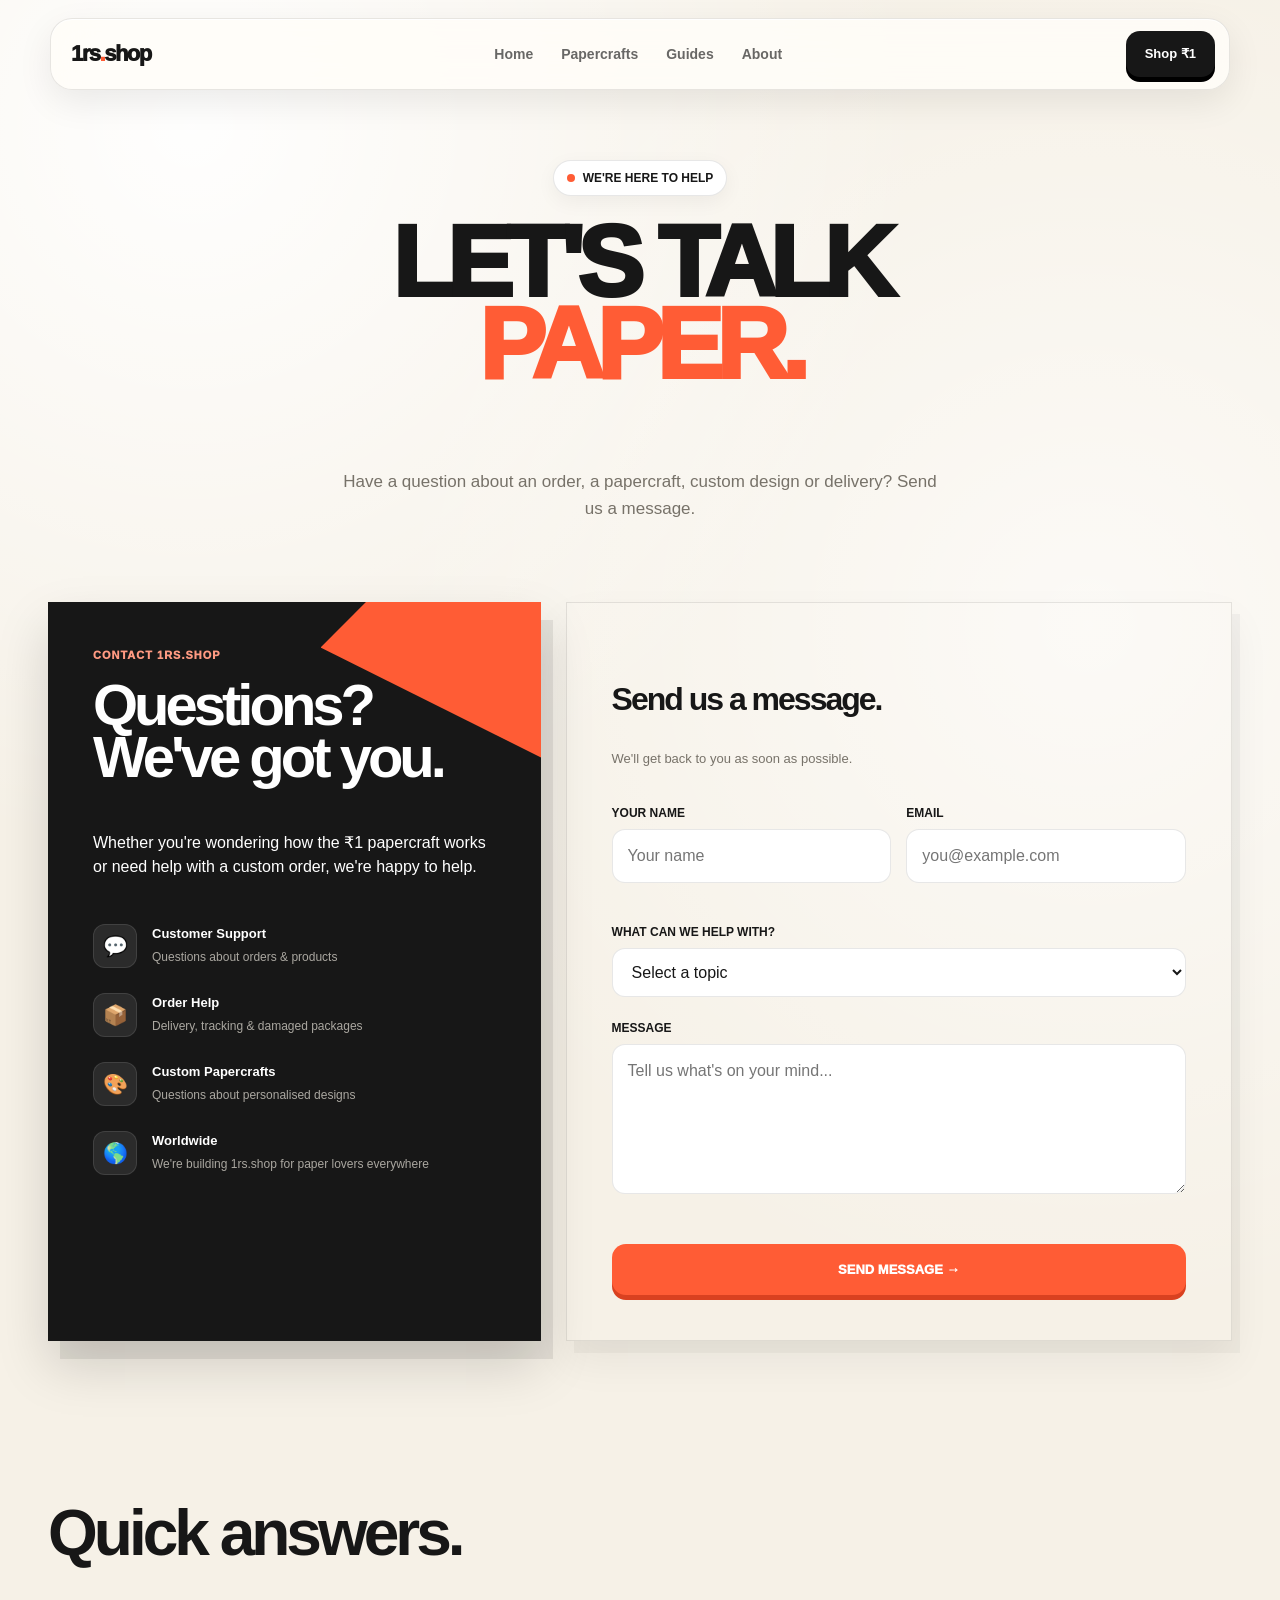
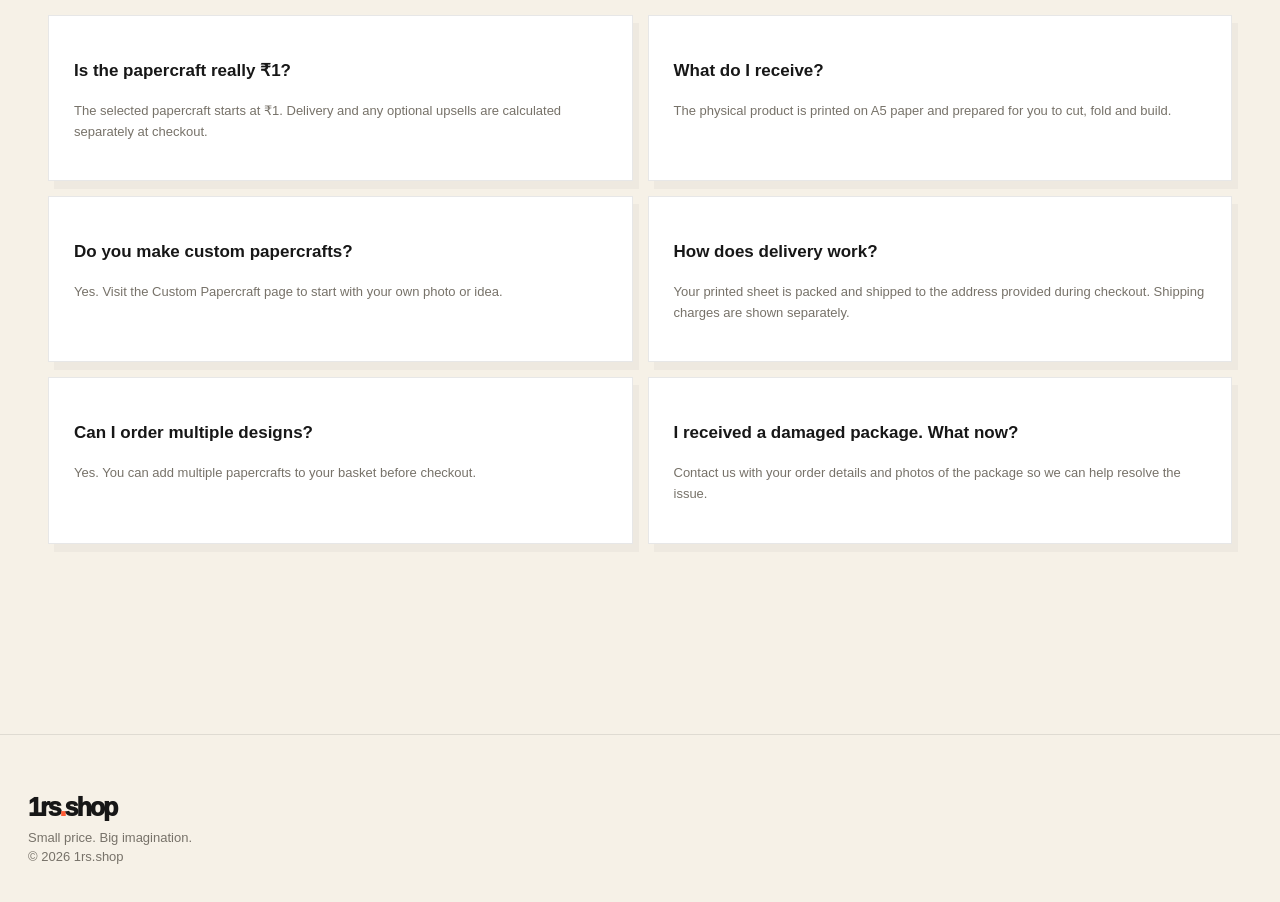
<file: contact.html>
<!DOCTYPE html>
<html lang="en">

<head>

<meta charset="UTF-8">

<meta
  name="viewport"
  content="width=device-width, initial-scale=1.0"
>

<title>Contact | 1rs.shop</title>

<meta
  name="description"
  content="Contact 1rs.shop for orders, papercrafts, custom creations and support."
>

<link
  rel="stylesheet"
  href="assets/style.css"
>

<style>

/* =========================================================
CONTACT HERO
========================================================= */

.contact-hero{

  max-width:1240px;

  margin:auto;

  padding:
    160px 28px 80px;

  text-align:center;

}

.contact-hero h1{

  margin-top:25px;

  font-size:
    clamp(58px,8vw,100px);

  line-height:.82;

  letter-spacing:-7px;

  font-weight:950;

}

.contact-hero h1 span{

  color:var(--orange);

}

.contact-hero p{

  max-width:600px;

  margin:28px auto 0;

  color:var(--muted);

  font-size:17px;

  line-height:1.6;

}


/* =========================================================
CONTACT GRID
========================================================= */

.contact-section{

  max-width:1240px;

  margin:auto;

  padding:
    0 28px 110px;

  display:grid;

  grid-template-columns:
    .85fr 1.15fr;

  gap:25px;

}


/* =========================================================
INFO
========================================================= */

.contact-info{

  background:var(--ink);

  color:white;

  padding:45px;

  position:relative;

  overflow:hidden;

  box-shadow:
    12px 18px 0 rgba(0,0,0,.08),

    0 25px 50px rgba(0,0,0,.15);

}

.contact-info::after{

  content:"";

  position:absolute;

  right:-130px;

  top:-130px;

  width:350px;

  height:350px;

  background:var(--orange);

  clip-path:
    polygon(
      50% 0,
      100% 0,
      100% 100%,
      0 50%
    );

}

.contact-info-content{

  position:relative;

  z-index:2;

}

.contact-info h2{

  margin-top:15px;

  font-size:
    clamp(38px,5vw,58px);

  line-height:.9;

  letter-spacing:-4px;

}

.contact-info > p{

  margin-top:22px;

  color:#bbb8b2;

  font-size:14px;

  line-height:1.65;

}

.contact-label{

  color:#ff9a82;

  font-size:11px;

  font-weight:950;

  letter-spacing:1px;

}


/* =========================================================
CONTACT ITEMS
========================================================= */

.contact-items{

  margin-top:45px;

  display:grid;

  gap:25px;

}

.contact-item{

  display:flex;

  align-items:flex-start;

  gap:15px;

}

.contact-icon{

  width:44px;

  height:44px;

  flex-shrink:0;

  display:flex;

  align-items:center;

  justify-content:center;

  background:rgba(255,255,255,.09);

  border:1px solid rgba(255,255,255,.1);

  border-radius:12px;

  font-size:20px;

}

.contact-item strong{

  display:block;

  font-size:13px;

}

.contact-item span{

  display:block;

  margin-top:4px;

  color:#aaa7a0;

  font-size:12px;

}


/* =========================================================
FORM
========================================================= */

.contact-form{

  background:var(--white);

  border:1px solid var(--line);

  padding:45px;

  box-shadow:

    8px 12px 0 rgba(0,0,0,.035),

    0 20px 40px rgba(0,0,0,.06);

}

.contact-form h2{

  font-size:32px;

  letter-spacing:-2px;

}

.contact-form > p{

  margin-top:8px;

  color:var(--muted);

  font-size:13px;

}


/* =========================================================
FORM ROW
========================================================= */

.form-row{

  display:grid;

  grid-template-columns:
    1fr 1fr;

  gap:15px;

}


/* =========================================================
FORM GROUP
========================================================= */

.form-group{

  margin-top:22px;

}

.form-group label{

  display:block;

  margin-bottom:7px;

  font-size:12px;

  font-weight:900;

}

.form-group input,
.form-group textarea,
.form-group select{

  width:100%;

  padding:14px 15px;

  background:white;

  border:1px solid var(--line);

  border-radius:13px;

  outline:none;

  color:var(--ink);

  transition:.2s;

}

.form-group textarea{

  min-height:150px;

  resize:vertical;

}

.form-group input:focus,
.form-group textarea:focus,
.form-group select:focus{

  border-color:var(--orange);

  box-shadow:
    0 0 0 4px
    rgba(255,92,53,.08);

}


/* =========================================================
SUBMIT
========================================================= */

.submit-button{

  width:100%;

  margin-top:25px;

  padding:16px;

  background:var(--orange);

  color:white;

  border:0;

  border-radius:14px;

  font-size:13px;

  font-weight:950;

  box-shadow:
    0 5px 0 var(--orange-dark);

  transition:.2s;

}

.submit-button:hover{

  transform:translateY(-3px);

}


/* =========================================================
SUCCESS MESSAGE
========================================================= */

.success-message{

  display:none;

  margin-top:20px;

  padding:15px;

  background:#edf5e9;

  border:1px solid #cbdcc4;

  color:#47613d;

  font-size:13px;

  line-height:1.5;

}


/* =========================================================
FAQ
========================================================= */

.faq-section{

  max-width:1240px;

  margin:auto;

  padding:
    0 28px 110px;

}

.faq-heading{

  margin-bottom:40px;

}

.faq-heading h2{

  font-size:
    clamp(42px,5vw,68px);

  line-height:.9;

  letter-spacing:-4px;

}

.faq-grid{

  display:grid;

  grid-template-columns:
    1fr 1fr;

  gap:15px;

}

.faq{

  background:white;

  border:1px solid var(--line);

  padding:25px;

  box-shadow:
    6px 8px 0 rgba(0,0,0,.03);

}

.faq h3{

  font-size:17px;

}

.faq p{

  margin-top:10px;

  color:var(--muted);

  font-size:13px;

  line-height:1.6;

}


/* =========================================================
RESPONSIVE
========================================================= */

@media(max-width:850px){

  .contact-section{

    grid-template-columns:1fr;

  }

  .faq-grid{

    grid-template-columns:1fr;

  }

}

@media(max-width:600px){

  .contact-hero{

    padding:
      130px 18px 60px;

  }

  .contact-hero h1{

    letter-spacing:-5px;

  }

  .contact-section{

    padding:
      0 15px 80px;

  }

  .contact-info,
  .contact-form{

    padding:30px 25px;

  }

  .form-row{

    grid-template-columns:1fr;

    gap:0;

  }

  .faq-section{

    padding:
      0 18px 80px;

  }

}

</style>

</head>


<body>


<!-- =====================================================
NAVIGATION
===================================================== -->

<nav class="site-nav">

  <a
    href="index.html"
    class="logo"
  >

    1rs<span>.</span>shop

  </a>


  <div class="nav-links">

    <a href="index.html">
      Home
    </a>

    <a href="products.html">
      Papercrafts
    </a>

    <a href="guides.html">
      Guides
    </a>

    <a href="about.html">
      About
    </a>

  </div>


  <a
    href="products.html"
    class="btn btn-dark"
  >

    Shop ₹1

  </a>

</nav>



<!-- =====================================================
HERO
===================================================== -->

<section class="contact-hero">

  <div class="eyebrow">

    <span class="eyebrow-dot"></span>

    WE'RE HERE TO HELP

  </div>


  <h1>

    LET'S TALK<br>

    <span>PAPER.</span>

  </h1>


  <p>

    Have a question about an order, a papercraft,
    custom design or delivery? Send us a message.

  </p>

</section>



<!-- =====================================================
CONTACT SECTION
===================================================== -->

<section class="contact-section">


  <!-- INFO -->

  <div class="contact-info">

    <div class="contact-info-content">

      <div class="contact-label">
        CONTACT 1RS.SHOP
      </div>


      <h2>

        Questions?<br>
        We've got you.

      </h2>


      <p>

        Whether you're wondering how the ₹1
        papercraft works or need help with a
        custom order, we're happy to help.

      </p>


      <div class="contact-items">


        <div class="contact-item">

          <div class="contact-icon">
            💬
          </div>

          <div>

            <strong>
              Customer Support
            </strong>

            <span>
              Questions about orders & products
            </span>

          </div>

        </div>


        <div class="contact-item">

          <div class="contact-icon">
            📦
          </div>

          <div>

            <strong>
              Order Help
            </strong>

            <span>
              Delivery, tracking & damaged packages
            </span>

          </div>

        </div>


        <div class="contact-item">

          <div class="contact-icon">
            🎨
          </div>

          <div>

            <strong>
              Custom Papercrafts
            </strong>

            <span>
              Questions about personalised designs
            </span>

          </div>

        </div>


        <div class="contact-item">

          <div class="contact-icon">
            🌎
          </div>

          <div>

            <strong>
              Worldwide
            </strong>

            <span>
              We're building 1rs.shop for paper lovers everywhere
            </span>

          </div>

        </div>


      </div>

    </div>

  </div>



  <!-- FORM -->

  <div class="contact-form">

    <h2>
      Send us a message.
    </h2>


    <p>
      We'll get back to you as soon as possible.
    </p>


    <form id="contactForm">


      <div class="form-row">


        <div class="form-group">

          <label for="name">
            YOUR NAME
          </label>

          <input
            id="name"
            name="name"
            type="text"
            placeholder="Your name"
            required
          >

        </div>


        <div class="form-group">

          <label for="email">
            EMAIL
          </label>

          <input
            id="email"
            name="email"
            type="email"
            placeholder="you@example.com"
            required
          >

        </div>


      </div>



      <div class="form-group">

        <label for="topic">
          WHAT CAN WE HELP WITH?
        </label>

        <select
          id="topic"
          name="topic"
          required
        >

          <option value="">
            Select a topic
          </option>

          <option>
            Existing order
          </option>

          <option>
            Delivery question
          </option>

          <option>
            ₹1 papercraft
          </option>

          <option>
            Custom papercraft
          </option>

          <option>
            Partnership
          </option>

          <option>
            Something else
          </option>

        </select>

      </div>



      <div class="form-group">

        <label for="message">
          MESSAGE
        </label>

        <textarea
          id="message"
          name="message"
          placeholder="Tell us what's on your mind..."
          required
        ></textarea>

      </div>



      <button
        type="submit"
        class="submit-button"
      >

        SEND MESSAGE →

      </button>


      <div
        class="success-message"
        id="successMessage"
      >

        ✓ Message received.

        This demo form is ready for connection
        to your real backend.

      </div>


    </form>

  </div>

</section>



<!-- =====================================================
FAQ
===================================================== -->

<section class="faq-section">


  <div class="faq-heading">

    <h2>
      Quick answers.
    </h2>

  </div>


  <div class="faq-grid">


    <article class="faq">

      <h3>
        Is the papercraft really ₹1?
      </h3>

      <p>

        The selected papercraft starts at ₹1.
        Delivery and any optional upsells are
        calculated separately at checkout.

      </p>

    </article>


    <article class="faq">

      <h3>
        What do I receive?
      </h3>

      <p>

        The physical product is printed on A5 paper
        and prepared for you to cut, fold and build.

      </p>

    </article>


    <article class="faq">

      <h3>
        Do you make custom papercrafts?
      </h3>

      <p>

        Yes. Visit the Custom Papercraft page
        to start with your own photo or idea.

      </p>

    </article>


    <article class="faq">

      <h3>
        How does delivery work?
      </h3>

      <p>

        Your printed sheet is packed and shipped
        to the address provided during checkout.
        Shipping charges are shown separately.

      </p>

    </article>


    <article class="faq">

      <h3>
        Can I order multiple designs?
      </h3>

      <p>

        Yes. You can add multiple papercrafts
        to your basket before checkout.

      </p>

    </article>


    <article class="faq">

      <h3>
        I received a damaged package. What now?
      </h3>

      <p>

        Contact us with your order details and
        photos of the package so we can help
        resolve the issue.

      </p>

    </article>


  </div>

</section>



<!-- =====================================================
FOOTER
===================================================== -->

<footer class="site-footer">

  <div class="footer">

    <div>

      <div class="footer-logo">

        1rs<span>.</span>shop

      </div>


      <div
        class="footer-text"
        style="margin-top:8px;"
      >

        Small price. Big imagination.

      </div>

    </div>


    <div class="footer-text">

      © 2026 1rs.shop

    </div>

  </div>

</footer>



<!-- =====================================================
FORM JAVASCRIPT
===================================================== -->

<script>

const contactForm =
  document.getElementById(
    "contactForm"
  );

const successMessage =
  document.getElementById(
    "successMessage"
  );


contactForm.addEventListener(
  "submit",
  function(event){

    event.preventDefault();

    successMessage.style.display =
      "block";

    contactForm.reset();

    successMessage.scrollIntoView({
      behavior:"smooth",
      block:"center"
    });

  }
);

</script>


</body>
</html>
</file>
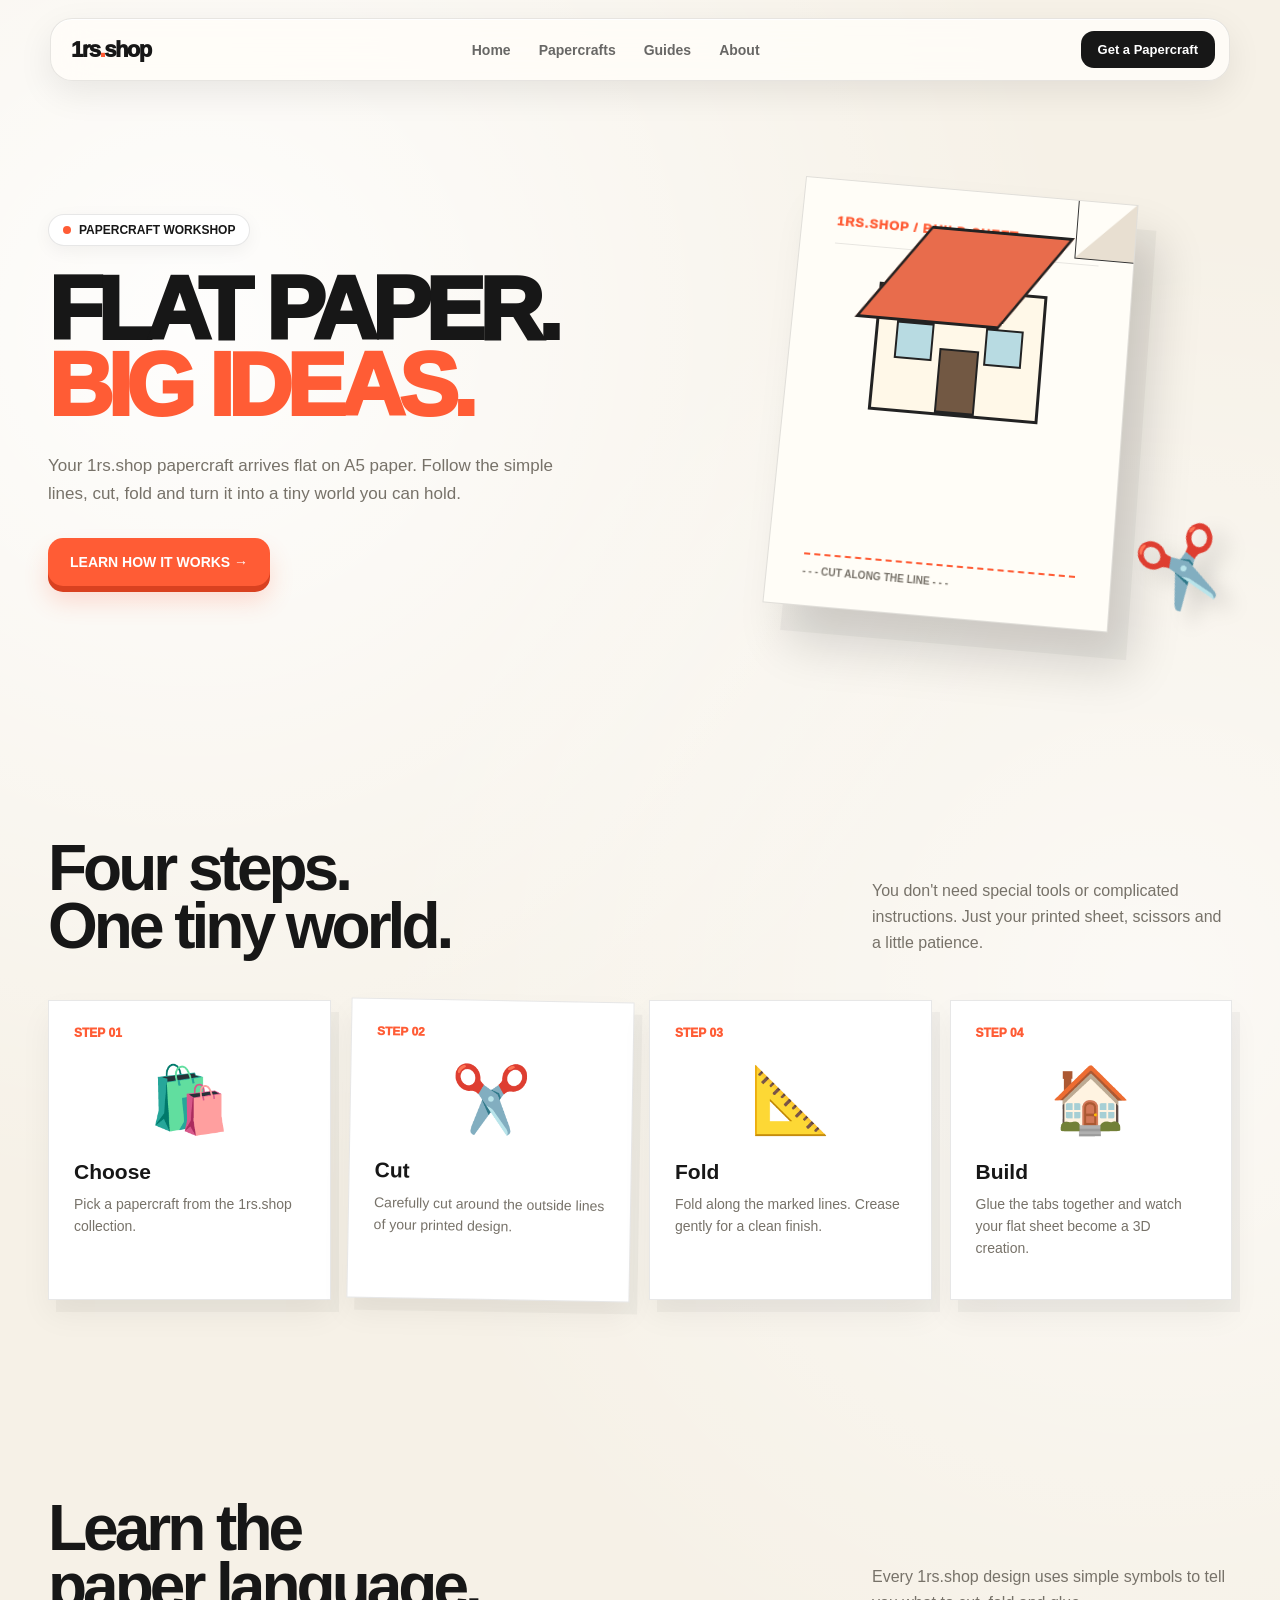
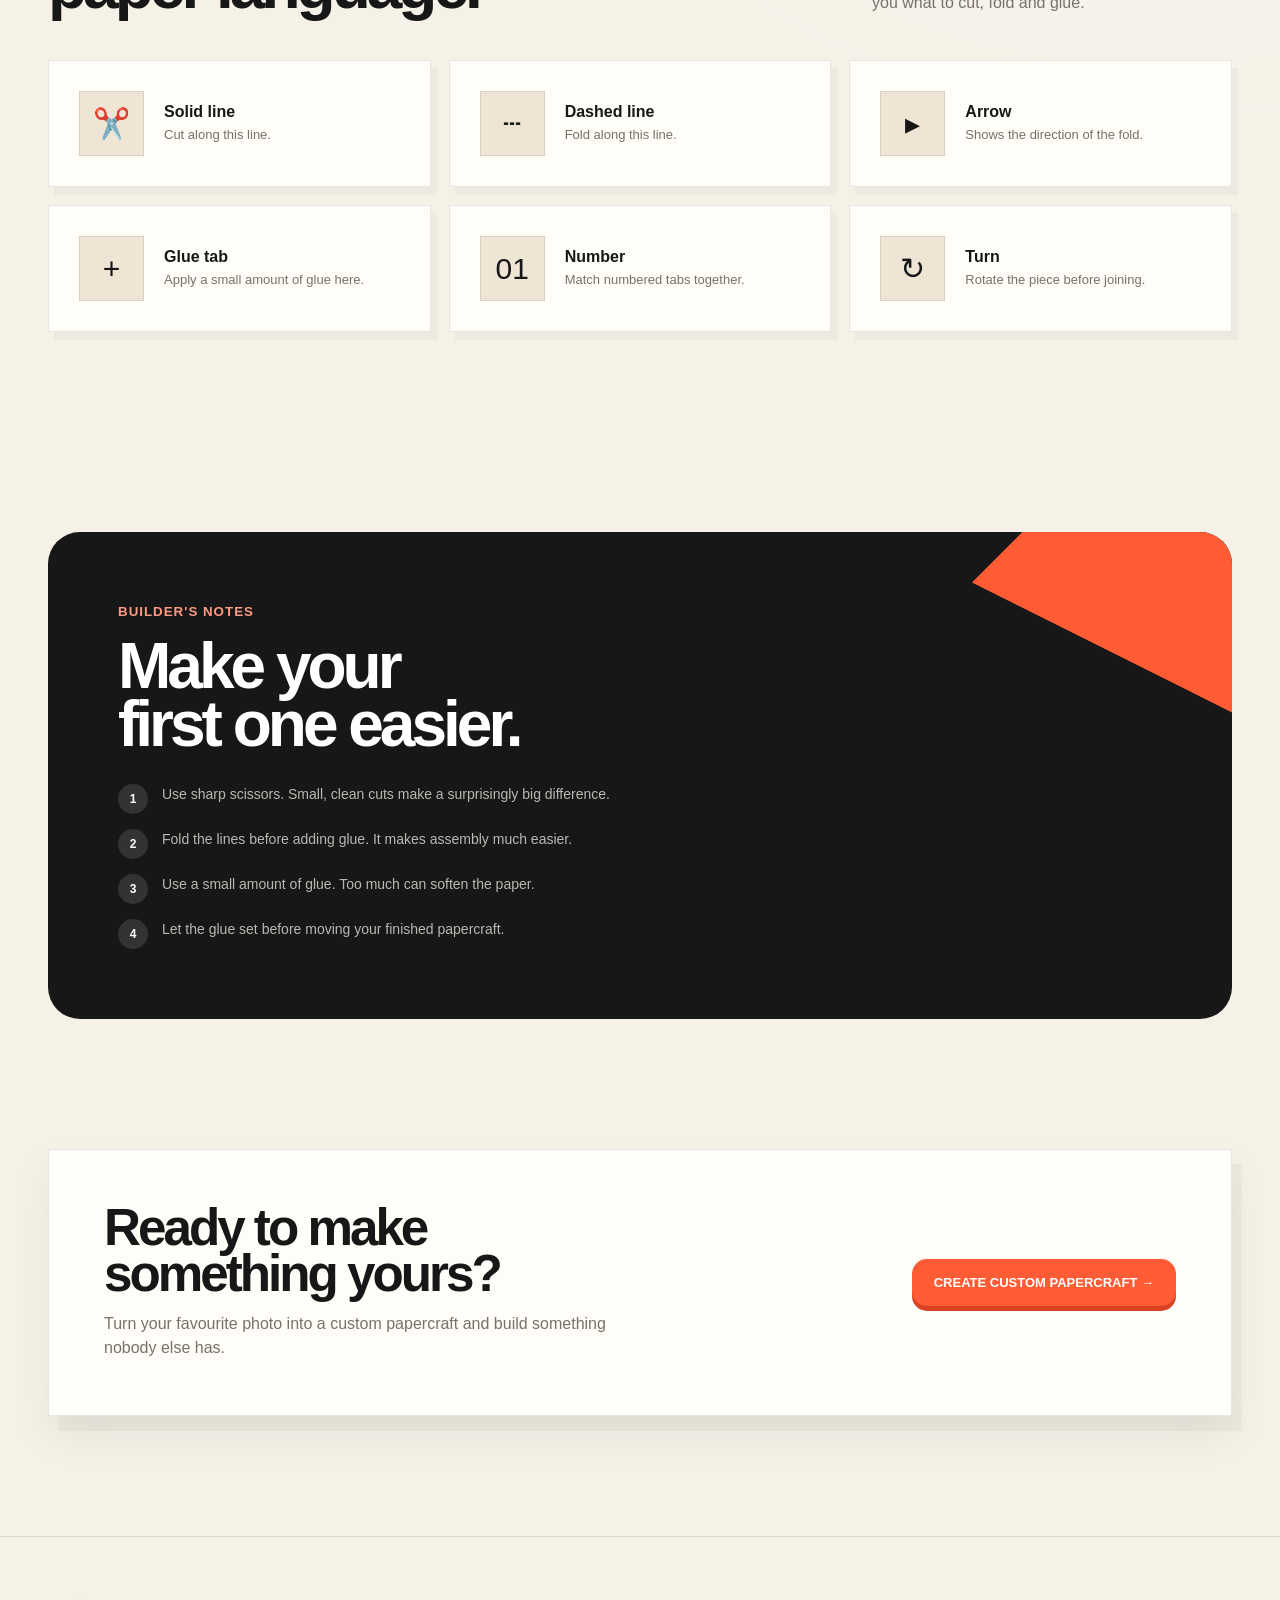
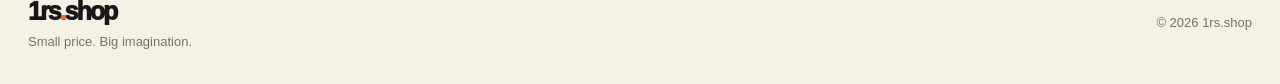
<file: guides.html>
<!DOCTYPE html>
<html lang="en">
<head>
<meta charset="UTF-8">
<meta name="viewport" content="width=device-width, initial-scale=1.0">

<title>How to Build | 1rs.shop</title>

<meta
  name="description"
  content="Learn how to cut, fold and build your 1rs.shop papercrafts."
>

<style>

:root{
  --paper:#f6f1e7;
  --white:#fffdf8;
  --ink:#171717;
  --muted:#777269;
  --orange:#ff5c35;
  --orange-dark:#d94120;
  --yellow:#f2c94c;
  --green:#7da26c;
  --line:rgba(20,20,20,.1);
  --max:1240px;
}

*{
  box-sizing:border-box;
  margin:0;
  padding:0;
}

html{
  scroll-behavior:smooth;
}

body{
  background:
    radial-gradient(circle at 15% 10%,rgba(255,255,255,.9),transparent 28%),
    radial-gradient(circle at 90% 30%,rgba(255,255,255,.6),transparent 30%),
    var(--paper);

  color:var(--ink);

  font-family:Arial,Helvetica,sans-serif;

  overflow-x:hidden;
}

a{
  color:inherit;
  text-decoration:none;
}

button{
  font-family:inherit;
}


/* =========================================================
NAVIGATION
========================================================= */

.nav{

  position:fixed;

  top:18px;
  left:50%;

  transform:translateX(-50%);

  width:min(calc(100% - 32px),1180px);

  z-index:1000;

  display:flex;

  align-items:center;
  justify-content:space-between;

  padding:12px 14px 12px 20px;

  background:rgba(255,253,248,.85);

  backdrop-filter:blur(18px);

  border:1px solid var(--line);

  border-radius:22px;

  box-shadow:
    0 12px 35px rgba(0,0,0,.08),
    inset 0 1px rgba(255,255,255,.9);
}

.logo{

  font-size:22px;

  font-weight:950;

  letter-spacing:-1.5px;
}

.logo span{
  color:var(--orange);
}

.nav-links{

  display:flex;

  gap:28px;

  align-items:center;

  font-size:14px;

  font-weight:700;
}

.nav-links a{
  opacity:.65;
}

.nav-links a:hover{
  opacity:1;
}

.nav-button{

  background:var(--ink);

  color:white;

  padding:11px 17px;

  border-radius:13px;

  font-size:13px;

  font-weight:900;
}


/* =========================================================
HERO
========================================================= */

.hero{

  max-width:var(--max);

  margin:auto;

  padding:
    160px 28px 100px;

  display:grid;

  grid-template-columns:
    1fr 1fr;

  gap:70px;

  align-items:center;
}

.badge{

  display:inline-flex;

  align-items:center;

  gap:8px;

  padding:8px 14px;

  background:white;

  border:1px solid var(--line);

  border-radius:100px;

  font-size:12px;

  font-weight:900;

  box-shadow:0 5px 18px rgba(0,0,0,.05);
}

.dot{

  width:8px;
  height:8px;

  background:var(--orange);

  border-radius:50%;
}

.hero h1{

  margin-top:25px;

  font-size:
    clamp(55px,7vw,92px);

  line-height:.85;

  letter-spacing:-6px;

  font-weight:950;
}

.hero h1 span{
  color:var(--orange);
}

.hero p{

  max-width:520px;

  margin-top:28px;

  color:var(--muted);

  font-size:17px;

  line-height:1.65;
}

.hero-button{

  display:inline-block;

  margin-top:30px;

  padding:16px 22px;

  background:var(--orange);

  color:white;

  border-radius:15px;

  font-size:14px;

  font-weight:900;

  box-shadow:
    0 6px 0 var(--orange-dark),
    0 15px 25px rgba(255,92,53,.2);

  transition:.2s;
}

.hero-button:hover{

  transform:translateY(-3px);
}


/* =========================================================
PAPER INSTRUCTION SHEET
========================================================= */

.paper-demo{

  position:relative;

  min-height:480px;

  display:flex;

  align-items:center;

  justify-content:center;

  perspective:1000px;
}

.instruction-paper{

  width:340px;

  height:430px;

  background:#fffdf7;

  border:1px solid rgba(0,0,0,.12);

  box-shadow:
    20px 25px 0 rgba(0,0,0,.04),
    25px 35px 45px rgba(0,0,0,.14);

  transform:
    rotate(5deg)
    rotateX(5deg);

  padding:35px;

  position:relative;

  transition:.5s;
}

.paper-demo:hover .instruction-paper{

  transform:
    rotate(0deg)
    rotateX(0deg)
    translateY(-8px);
}

.paper-fold{

  position:absolute;

  top:0;
  right:0;

  width:60px;
  height:60px;

  background:
    linear-gradient(
      135deg,
      transparent 49%,
      #e8dfd1 50%
    );

  border-left:1px solid #333;
  border-bottom:1px solid #333;
}

.sheet-title{

  font-size:13px;

  font-weight:950;

  letter-spacing:1px;

  color:var(--orange);
}

.sheet-line{

  width:100%;
  height:1px;

  background:var(--line);

  margin:15px 0 25px;
}

.fake-house{

  width:170px;
  height:130px;

  background:#fff8e8;

  border:3px solid #222;

  position:relative;

  margin:35px auto;
}

.fake-roof{

  position:absolute;

  left:10px;
  top:-65px;

  width:145px;
  height:100px;

  background:#e86c4c;

  border:3px solid #222;

  transform:
    skewX(-35deg)
    rotate(0deg);
}

.fake-door{

  position:absolute;

  bottom:0;
  left:63px;

  width:40px;
  height:65px;

  background:#725843;

  border:2px solid #222;
}

.fake-window{

  position:absolute;

  top:35px;

  width:38px;
  height:38px;

  background:#b8dbe2;

  border:2px solid #222;
}

.fake-window.one{
  left:18px;
}

.fake-window.two{
  right:18px;
}

.cut-line{

  position:absolute;

  bottom:28px;
  left:35px;
  right:35px;

  border-top:2px dashed var(--orange);

  padding-top:10px;

  color:var(--muted);

  font-size:10px;

  font-weight:800;
}

.floating-scissors{

  position:absolute;

  right:5px;
  bottom:30px;

  font-size:70px;

  transform:rotate(-20deg);

  filter:
    drop-shadow(
      10px 15px 10px rgba(0,0,0,.15)
    );
}


/* =========================================================
WORKSHOP
========================================================= */

.section{

  max-width:var(--max);

  margin:auto;

  padding:100px 28px;
}

.section-heading{

  display:flex;

  justify-content:space-between;

  align-items:end;

  gap:30px;

  margin-bottom:45px;
}

.section-heading h2{

  font-size:
    clamp(42px,5vw,68px);

  line-height:.9;

  letter-spacing:-4px;
}

.section-heading p{

  max-width:360px;

  color:var(--muted);

  line-height:1.6;
}


/* =========================================================
STEPS
========================================================= */

.steps{

  display:grid;

  grid-template-columns:
    repeat(4,1fr);

  gap:18px;
}

.step{

  min-height:300px;

  padding:25px;

  background:white;

  border:1px solid var(--line);

  box-shadow:
    8px 12px 0 rgba(0,0,0,.035),
    0 15px 30px rgba(0,0,0,.05);

  position:relative;

  transition:.3s;
}

.step:hover{

  transform:
    translateY(-7px)
    rotate(-1deg);
}

.step:nth-child(2){
  transform:rotate(1deg);
}

.step:nth-child(2):hover{
  transform:
    translateY(-7px)
    rotate(0deg);
}

.step-number{

  color:var(--orange);

  font-size:12px;

  font-weight:950;
}

.step-icon{

  height:120px;

  display:flex;

  align-items:center;

  justify-content:center;

  font-size:65px;
}

.step h3{

  font-size:21px;

  margin-bottom:10px;
}

.step p{

  color:var(--muted);

  font-size:14px;

  line-height:1.55;
}


/* =========================================================
SYMBOL GUIDE
========================================================= */

.symbols{

  display:grid;

  grid-template-columns:
    repeat(3,1fr);

  gap:18px;
}

.symbol{

  padding:30px;

  background:#fffdf8;

  border:1px solid var(--line);

  display:flex;

  align-items:center;

  gap:20px;

  box-shadow:
    6px 8px 0 rgba(0,0,0,.03);
}

.symbol-mark{

  width:65px;
  height:65px;

  display:flex;

  align-items:center;
  justify-content:center;

  flex-shrink:0;

  background:#eee5d5;

  font-size:30px;

  border:1px solid var(--line);
}

.symbol h3{

  font-size:16px;

  margin-bottom:5px;
}

.symbol p{

  color:var(--muted);

  font-size:13px;

  line-height:1.4;
}


/* =========================================================
TIPS
========================================================= */

.tips{

  background:#171717;

  color:white;

  border-radius:32px;

  padding:70px;

  position:relative;

  overflow:hidden;
}

.tips::after{

  content:"";

  position:absolute;

  width:420px;
  height:420px;

  right:-160px;
  top:-160px;

  background:var(--orange);

  clip-path:polygon(
    50% 0,
    100% 0,
    100% 100%,
    0 50%
  );
}

.tips-content{

  position:relative;

  z-index:2;

  max-width:700px;
}

.tips small{

  color:#ff9a82;

  font-weight:900;

  letter-spacing:1px;
}

.tips h2{

  margin-top:18px;

  font-size:
    clamp(40px,5vw,65px);

  line-height:.9;

  letter-spacing:-4px;
}

.tip-list{

  margin-top:30px;

  display:grid;

  gap:15px;
}

.tip{

  display:flex;

  gap:14px;

  align-items:flex-start;
}

.tip-number{

  width:30px;
  height:30px;

  border-radius:50%;

  background:rgba(255,255,255,.12);

  display:flex;

  align-items:center;
  justify-content:center;

  font-size:12px;

  font-weight:900;

  flex-shrink:0;
}

.tip p{

  color:#bbb8b2;

  line-height:1.5;

  font-size:14px;
}


/* =========================================================
CUSTOM CTA
========================================================= */

.custom{

  max-width:var(--max);

  margin:auto;

  padding:30px 28px 120px;
}

.custom-box{

  background:#fffdf8;

  border:1px solid var(--line);

  padding:55px;

  display:flex;

  align-items:center;

  justify-content:space-between;

  gap:40px;

  box-shadow:
    10px 15px 0 rgba(0,0,0,.035),
    0 20px 40px rgba(0,0,0,.06);
}

.custom-box h2{

  font-size:
    clamp(35px,4vw,55px);

  line-height:.9;

  letter-spacing:-3px;
}

.custom-box p{

  margin-top:15px;

  max-width:520px;

  color:var(--muted);

  line-height:1.5;
}

.custom-button{

  flex-shrink:0;

  padding:16px 22px;

  background:var(--orange);

  color:white;

  border-radius:15px;

  font-size:13px;

  font-weight:900;

  box-shadow:
    0 5px 0 var(--orange-dark);
}


/* =========================================================
FOOTER
========================================================= */

footer{

  border-top:1px solid var(--line);

  padding:60px 28px 35px;
}

.footer{

  max-width:var(--max);

  margin:auto;

  display:flex;

  align-items:center;

  justify-content:space-between;

  gap:20px;
}

.footer-logo{

  font-size:25px;

  font-weight:950;

  letter-spacing:-2px;
}

.footer-logo span{
  color:var(--orange);
}

.footer-text{

  color:var(--muted);

  font-size:13px;
}


/* =========================================================
RESPONSIVE
========================================================= */

@media(max-width:950px){

  .hero{

    grid-template-columns:1fr;

    text-align:center;
  }

  .hero p{
    margin-left:auto;
    margin-right:auto;
  }

  .paper-demo{
    min-height:420px;
  }

  .steps{

    grid-template-columns:
      repeat(2,1fr);
  }

  .symbols{

    grid-template-columns:
      repeat(2,1fr);
  }

  .custom-box{

    flex-direction:column;

    align-items:flex-start;
  }
}

@media(max-width:650px){

  .nav-links{
    display:none;
  }

  .hero{

    padding:
      125px 18px 70px;
  }

  .hero h1{

    letter-spacing:-4px;
  }

  .instruction-paper{

    transform:
      scale(.82)
      rotate(5deg);
  }

  .section{

    padding:
      75px 18px;
  }

  .section-heading{

    display:block;
  }

  .section-heading p{

    margin-top:20px;
  }

  .steps{

    grid-template-columns:1fr;
  }

  .symbols{

    grid-template-columns:1fr;
  }

  .tips{

    padding:45px 25px;

    border-radius:25px;
  }

  .custom{

    padding:
      20px 15px 80px;
  }

  .custom-box{

    padding:40px 25px;
  }

  .footer{

    flex-direction:column;

    align-items:flex-start;
  }

}

</style>
</head>


<body>


<!-- ======================================================
NAVIGATION
====================================================== -->

<nav class="nav">

  <a href="index.html" class="logo">
    1rs<span>.</span>shop
  </a>

  <div class="nav-links">

    <a href="index.html">
      Home
    </a>

    <a href="products.html">
      Papercrafts
    </a>

    <a href="guides.html">
      Guides
    </a>

    <a href="about.html">
      About
    </a>

  </div>

  <a
    href="products.html"
    class="nav-button"
  >
    Get a Papercraft
  </a>

</nav>



<!-- ======================================================
HERO
====================================================== -->

<section class="hero">


  <div>

    <div class="badge">

      <span class="dot"></span>

      PAPERCRAFT WORKSHOP

    </div>


    <h1>

      FLAT PAPER.<br>

      <span>BIG IDEAS.</span>

    </h1>


    <p>

      Your 1rs.shop papercraft arrives flat on A5 paper.
      Follow the simple lines, cut, fold and turn it
      into a tiny world you can hold.

    </p>


    <a
      href="#steps"
      class="hero-button"
    >

      LEARN HOW IT WORKS →

    </a>

  </div>



  <!-- PAPER DEMO -->

  <div class="paper-demo">

    <div class="instruction-paper">

      <div class="paper-fold"></div>

      <div class="sheet-title">
        1RS.SHOP / BUILD SHEET
      </div>

      <div class="sheet-line"></div>


      <div class="fake-house">

        <div class="fake-roof"></div>

        <div class="fake-window one"></div>

        <div class="fake-window two"></div>

        <div class="fake-door"></div>

      </div>


      <div class="cut-line">

        - - - CUT ALONG THE LINE - - -

      </div>

    </div>


    <div class="floating-scissors">
      ✂️
    </div>

  </div>

</section>



<!-- ======================================================
HOW IT WORKS
====================================================== -->

<section
  class="section"
  id="steps"
>

  <div class="section-heading">

    <h2>

      Four steps.<br>
      One tiny world.

    </h2>

    <p>

      You don't need special tools or complicated
      instructions. Just your printed sheet,
      scissors and a little patience.

    </p>

  </div>



  <div class="steps">


    <div class="step">

      <div class="step-number">
        STEP 01
      </div>

      <div class="step-icon">
        🛍️
      </div>

      <h3>
        Choose
      </h3>

      <p>

        Pick a papercraft from the 1rs.shop
        collection.

      </p>

    </div>



    <div class="step">

      <div class="step-number">
        STEP 02
      </div>

      <div class="step-icon">
        ✂️
      </div>

      <h3>
        Cut
      </h3>

      <p>

        Carefully cut around the outside
        lines of your printed design.

      </p>

    </div>



    <div class="step">

      <div class="step-number">
        STEP 03
      </div>

      <div class="step-icon">
        📐
      </div>

      <h3>
        Fold
      </h3>

      <p>

        Fold along the marked lines.
        Crease gently for a clean finish.

      </p>

    </div>



    <div class="step">

      <div class="step-number">
        STEP 04
      </div>

      <div class="step-icon">
        🏠
      </div>

      <h3>
        Build
      </h3>

      <p>

        Glue the tabs together and watch
        your flat sheet become a 3D creation.

      </p>

    </div>


  </div>

</section>



<!-- ======================================================
SYMBOL GUIDE
====================================================== -->

<section class="section">

  <div class="section-heading">

    <h2>

      Learn the<br>
      paper language.

    </h2>

    <p>

      Every 1rs.shop design uses simple symbols
      to tell you what to cut, fold and glue.

    </p>

  </div>



  <div class="symbols">


    <div class="symbol">

      <div class="symbol-mark">
        ✂️
      </div>

      <div>

        <h3>
          Solid line
        </h3>

        <p>
          Cut along this line.
        </p>

      </div>

    </div>



    <div class="symbol">

      <div class="symbol-mark">
        ┄
      </div>

      <div>

        <h3>
          Dashed line
        </h3>

        <p>
          Fold along this line.
        </p>

      </div>

    </div>



    <div class="symbol">

      <div class="symbol-mark">
        ▸
      </div>

      <div>

        <h3>
          Arrow
        </h3>

        <p>
          Shows the direction of the fold.
        </p>

      </div>

    </div>



    <div class="symbol">

      <div class="symbol-mark">
        +
      </div>

      <div>

        <h3>
          Glue tab
        </h3>

        <p>
          Apply a small amount of glue here.
        </p>

      </div>

    </div>



    <div class="symbol">

      <div class="symbol-mark">
        01
      </div>

      <div>

        <h3>
          Number
        </h3>

        <p>
          Match numbered tabs together.
        </p>

      </div>

    </div>



    <div class="symbol">

      <div class="symbol-mark">
        ↻
      </div>

      <div>

        <h3>
          Turn
        </h3>

        <p>
          Rotate the piece before joining.
        </p>

      </div>

    </div>


  </div>

</section>



<!-- ======================================================
TIPS
====================================================== -->

<section class="section">

  <div class="tips">

    <div class="tips-content">

      <small>
        BUILDER'S NOTES
      </small>

      <h2>
        Make your<br>
        first one easier.
      </h2>


      <div class="tip-list">


        <div class="tip">

          <div class="tip-number">
            1
          </div>

          <p>

            Use sharp scissors. Small,
            clean cuts make a surprisingly
            big difference.

          </p>

        </div>



        <div class="tip">

          <div class="tip-number">
            2
          </div>

          <p>

            Fold the lines before adding glue.
            It makes assembly much easier.

          </p>

        </div>



        <div class="tip">

          <div class="tip-number">
            3
          </div>

          <p>

            Use a small amount of glue.
            Too much can soften the paper.

          </p>

        </div>



        <div class="tip">

          <div class="tip-number">
            4
          </div>

          <p>

            Let the glue set before moving
            your finished papercraft.

          </p>

        </div>


      </div>

    </div>

  </div>

</section>



<!-- ======================================================
CUSTOM CTA
====================================================== -->

<section class="custom">

  <div class="custom-box">

    <div>

      <h2>

        Ready to make<br>
        something yours?

      </h2>

      <p>

        Turn your favourite photo into a custom
        papercraft and build something nobody
        else has.

      </p>

    </div>


    <a
      href="custom.html"
      class="custom-button"
    >

      CREATE CUSTOM PAPERCRAFT →

    </a>

  </div>

</section>



<!-- ======================================================
FOOTER
====================================================== -->

<footer>

  <div class="footer">

    <div>

      <div class="footer-logo">

        1rs<span>.</span>shop

      </div>

      <div
        class="footer-text"
        style="margin-top:8px;"
      >

        Small price. Big imagination.

      </div>

    </div>


    <div class="footer-text">

      © 2026 1rs.shop

    </div>

  </div>

</footer>

</body>
</html>
</file>
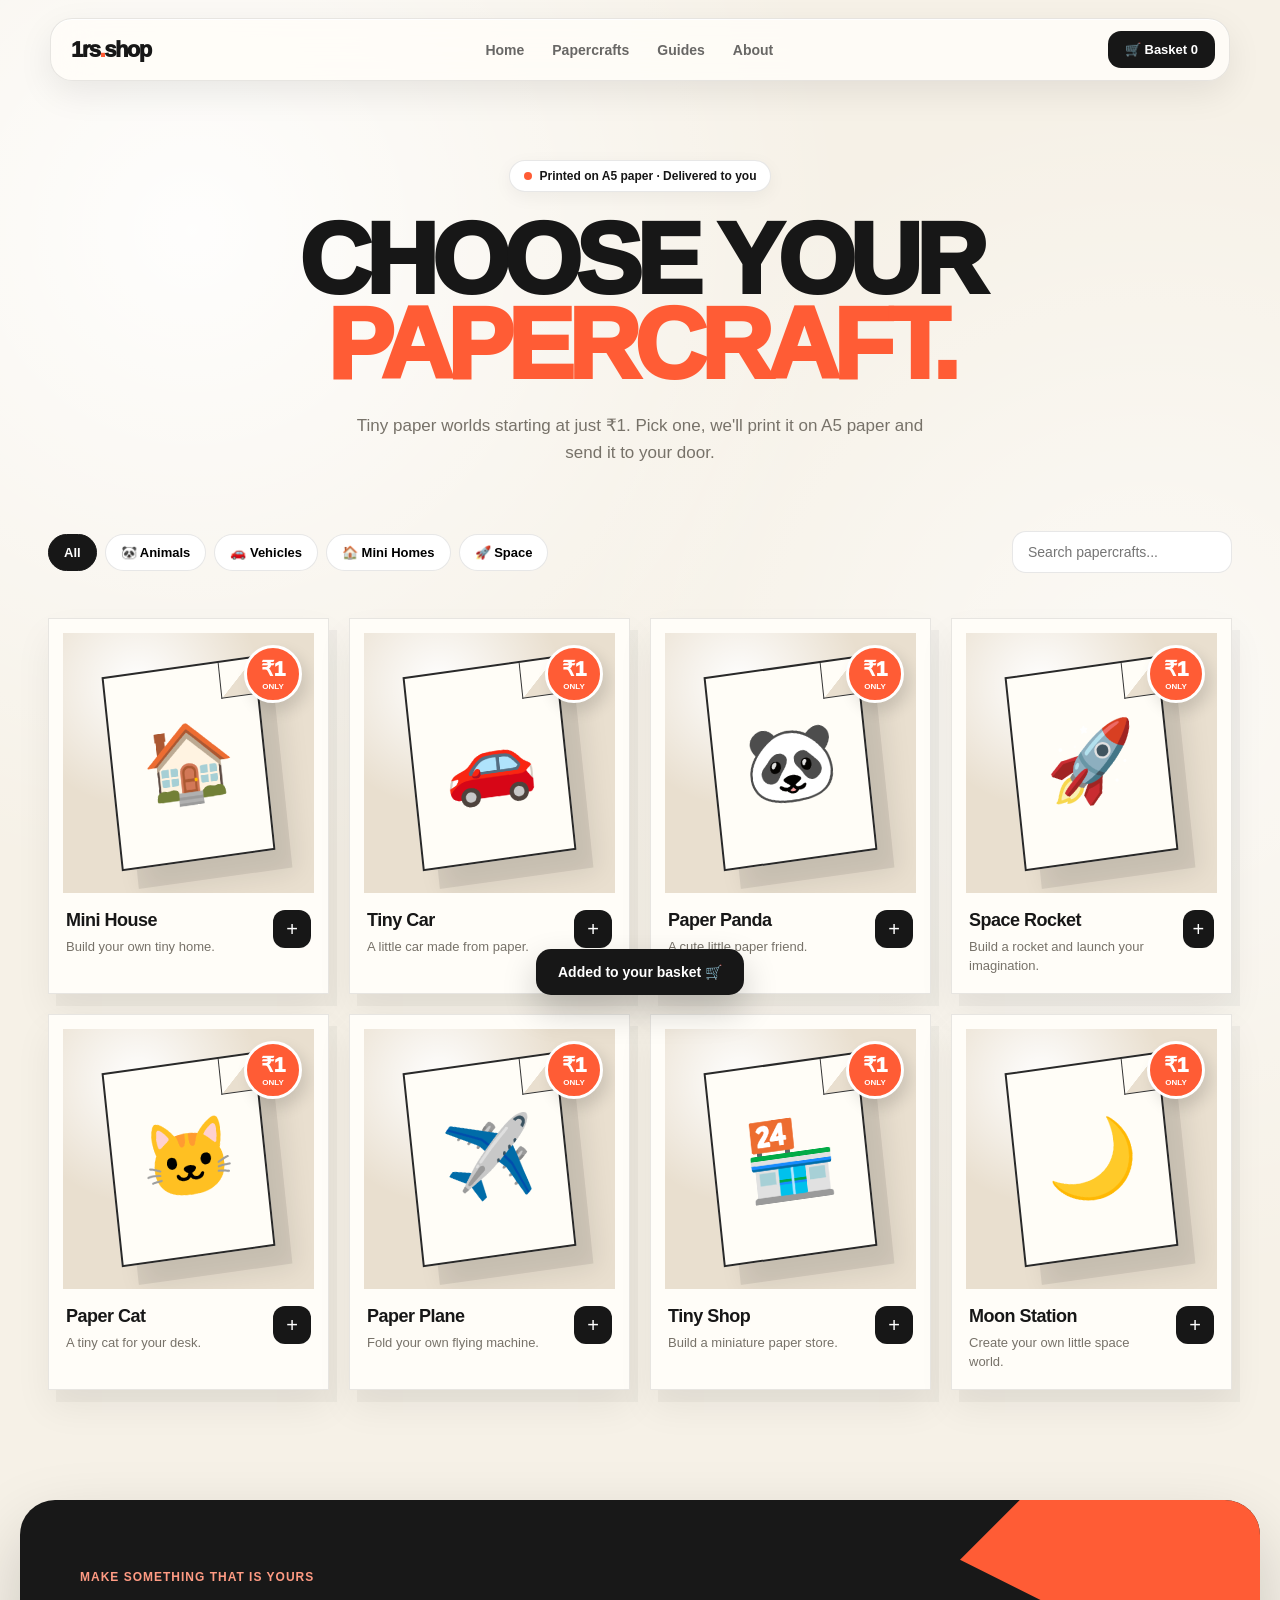
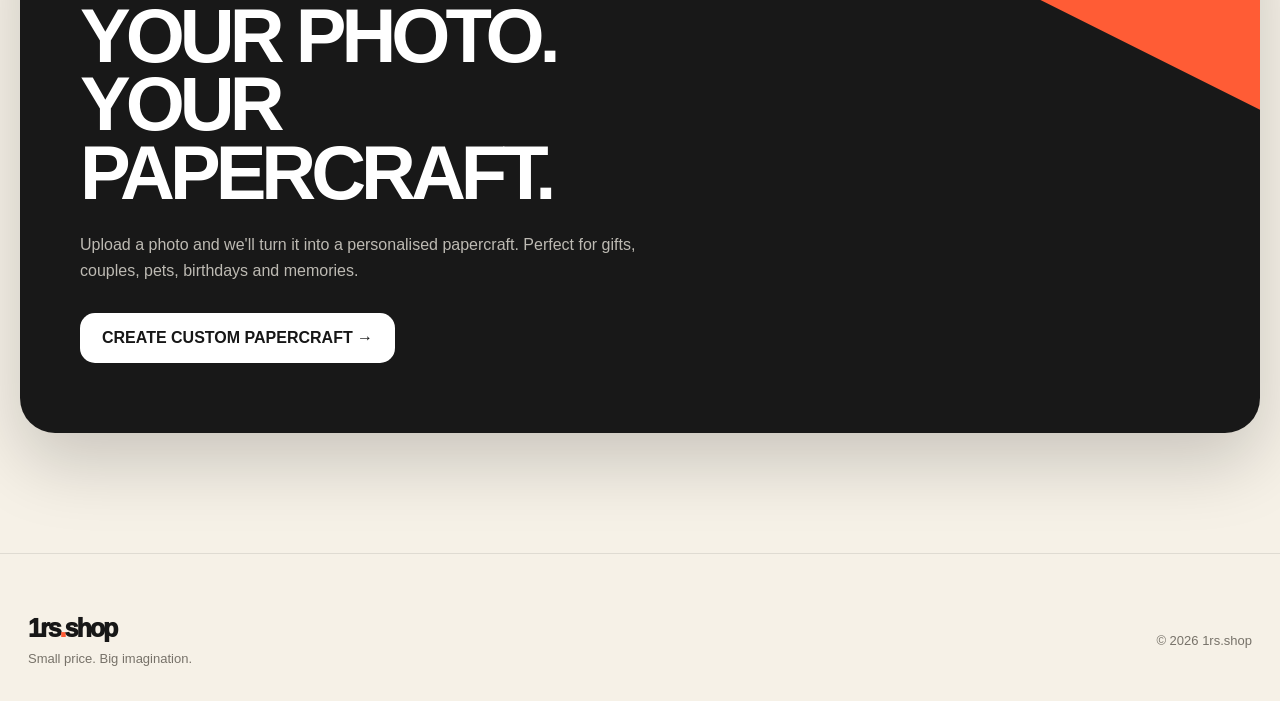
<file: products.html>
<!DOCTYPE html>
<html lang="en">
<head>
<meta charset="UTF-8">
<meta name="viewport" content="width=device-width, initial-scale=1.0">

<title>Paper Crafts | 1rs.shop</title>

<meta
name="description"
content="Choose your favourite papercraft. Printed on A5 paper and delivered to your door from just ₹1."
>

<style>

:root{
    --paper:#f6f1e7;
    --white:#fffdf8;
    --ink:#171717;
    --muted:#777269;
    --orange:#ff5c35;
    --orange-dark:#d94120;
    --yellow:#f2c94c;
    --green:#7da26c;
    --line:rgba(20,20,20,.1);
    --shadow:rgba(30,25,20,.12);
    --max:1240px;
}

*{
    box-sizing:border-box;
    margin:0;
    padding:0;
}

html{
    scroll-behavior:smooth;
}

body{
    background:
        radial-gradient(circle at 15% 10%,rgba(255,255,255,.9),transparent 28%),
        radial-gradient(circle at 90% 30%,rgba(255,255,255,.6),transparent 30%),
        var(--paper);

    color:var(--ink);

    font-family:Arial,Helvetica,sans-serif;

    overflow-x:hidden;
}

a{
    color:inherit;
    text-decoration:none;
}

button{
    font-family:inherit;
}


/* =========================================================
NAVIGATION
========================================================= */

.nav{

    position:fixed;

    top:18px;
    left:50%;

    transform:translateX(-50%);

    width:min(calc(100% - 32px),1180px);

    z-index:1000;

    display:flex;
    align-items:center;
    justify-content:space-between;

    padding:12px 14px 12px 20px;

    background:rgba(255,253,248,.85);

    backdrop-filter:blur(18px);

    border:1px solid var(--line);

    border-radius:22px;

    box-shadow:
        0 12px 35px rgba(0,0,0,.08),
        inset 0 1px rgba(255,255,255,.9);
}

.logo{

    font-size:22px;

    font-weight:950;

    letter-spacing:-1.5px;
}

.logo span{
    color:var(--orange);
}

.nav-links{

    display:flex;

    gap:28px;

    align-items:center;

    font-size:14px;

    font-weight:700;
}

.nav-links a{
    opacity:.65;
}

.nav-links a:hover{
    opacity:1;
}

.cart-button{

    background:var(--ink);

    color:white;

    padding:11px 17px;

    border-radius:13px;

    font-size:13px;

    font-weight:900;

    border:0;

    cursor:pointer;
}


/* =========================================================
HEADER
========================================================= */

.header{

    max-width:var(--max);

    margin:auto;

    padding:
        160px 28px 65px;

    text-align:center;
}

.badge{

    display:inline-flex;

    align-items:center;

    gap:8px;

    padding:8px 14px;

    background:white;

    border:1px solid var(--line);

    border-radius:100px;

    font-size:12px;

    font-weight:900;

    box-shadow:0 5px 18px rgba(0,0,0,.05);
}

.dot{

    width:8px;
    height:8px;

    background:var(--orange);

    border-radius:50%;
}

.header h1{

    margin-top:25px;

    font-size:
        clamp(55px,8vw,100px);

    line-height:.85;

    letter-spacing:-6px;

    font-weight:950;
}

.header h1 span{
    color:var(--orange);
}

.header p{

    max-width:580px;

    margin:25px auto 0;

    color:var(--muted);

    font-size:17px;

    line-height:1.6;
}


/* =========================================================
FILTER BAR
========================================================= */

.shop-controls{

    max-width:var(--max);

    margin:auto;

    padding:0 28px 45px;

    display:flex;

    justify-content:space-between;

    align-items:center;

    gap:20px;

    flex-wrap:wrap;
}

.categories{

    display:flex;

    gap:8px;

    flex-wrap:wrap;
}

.category{

    border:1px solid var(--line);

    background:white;

    padding:10px 15px;

    border-radius:100px;

    cursor:pointer;

    font-size:13px;

    font-weight:800;

    transition:.2s;
}

.category:hover,
.category.active{

    background:var(--ink);

    color:white;

    border-color:var(--ink);
}

.search{

    position:relative;
}

.search input{

    width:220px;

    padding:12px 15px;

    border:1px solid var(--line);

    background:white;

    border-radius:14px;

    outline:none;

    font-size:14px;
}

.search input:focus{

    border-color:var(--orange);

    box-shadow:0 0 0 3px rgba(255,92,53,.1);
}


/* =========================================================
PRODUCT GRID
========================================================= */

.products{

    max-width:var(--max);

    margin:auto;

    padding:0 28px 110px;

    display:grid;

    grid-template-columns:
        repeat(4,1fr);

    gap:20px;
}


/* =========================================================
PRODUCT CARD
========================================================= */

.product{

    background:var(--white);

    border:1px solid var(--line);

    position:relative;

    padding:14px;

    box-shadow:
        8px 12px 0 rgba(0,0,0,.035),
        0 18px 35px rgba(0,0,0,.06);

    transition:
        transform .35s cubic-bezier(.2,.8,.2,1),
        box-shadow .35s;

    cursor:pointer;
}

.product:hover{

    transform:
        translateY(-10px)
        rotate(-1deg);

    box-shadow:
        14px 20px 0 rgba(0,0,0,.035),
        0 28px 50px rgba(0,0,0,.12);
}


/* =========================================================
ART AREA
========================================================= */

.art{

    height:260px;

    background:
        radial-gradient(
            circle at 30% 20%,
            white,
            transparent 45%
        ),
        #e9dfcf;

    display:flex;

    align-items:center;

    justify-content:center;

    position:relative;

    overflow:hidden;
}


/* PAPER */

.paper{

    width:155px;

    height:195px;

    background:#fffdf7;

    border:2px solid #292929;

    box-shadow:
        15px 20px 0 rgba(0,0,0,.08),
        20px 25px 25px rgba(0,0,0,.08);

    transform:
        rotate(-6deg)
        skewY(-2deg);

    display:flex;

    justify-content:center;

    align-items:center;

    font-size:75px;

    transition:.35s;
}

.product:hover .paper{

    transform:
        rotate(3deg)
        translateY(-7px)
        scale(1.04);
}


/* PAPER FOLD */

.paper::after{

    content:"";

    position:absolute;

    top:0;
    right:0;

    width:35px;
    height:35px;

    background:
        linear-gradient(
            135deg,
            transparent 50%,
            #e9dfcf 51%
        );

    border-left:1px solid #333;

    border-bottom:1px solid #333;
}


/* PRICE */

.price{

    position:absolute;

    top:12px;

    right:12px;

    background:var(--orange);

    color:white;

    width:58px;

    height:58px;

    border-radius:50%;

    display:flex;

    align-items:center;

    justify-content:center;

    flex-direction:column;

    border:3px solid white;

    box-shadow:
        6px 8px 15px rgba(0,0,0,.12);

    z-index:2;
}

.price strong{

    font-size:21px;

    line-height:1;

    font-weight:950;
}

.price small{

    font-size:8px;

    font-weight:900;

    margin-top:3px;
}


/* =========================================================
PRODUCT INFO
========================================================= */

.info{

    padding:17px 3px 3px;
}

.info-top{

    display:flex;

    justify-content:space-between;

    gap:10px;

    align-items:start;
}

.info h3{

    font-size:18px;

    letter-spacing:-.5px;
}

.info p{

    margin-top:7px;

    color:var(--muted);

    font-size:13px;

    line-height:1.45;
}

.add{

    width:38px;

    height:38px;

    border-radius:12px;

    background:var(--ink);

    color:white;

    border:0;

    font-size:20px;

    cursor:pointer;

    transition:.2s;
}

.add:hover{

    background:var(--orange);

    transform:scale(1.08);
}


/* =========================================================
CUSTOM CARD
========================================================= */

.custom-card{

    max-width:var(--max);

    margin:0 auto 120px;

    padding:70px 60px;

    background:#181818;

    color:white;

    border-radius:35px;

    position:relative;

    overflow:hidden;

    box-shadow:
        0 30px 70px rgba(0,0,0,.18);
}

.custom-card::after{

    content:"";

    position:absolute;

    width:420px;

    height:420px;

    right:-120px;

    top:-150px;

    background:var(--orange);

    clip-path:polygon(
        50% 0,
        100% 0,
        100% 100%,
        0 50%
    );
}

.custom-content{

    position:relative;

    z-index:2;

    max-width:650px;
}

.custom-label{

    color:#ff9b83;

    font-size:12px;

    font-weight:900;

    letter-spacing:1px;
}

.custom-card h2{

    margin-top:18px;

    font-size:
        clamp(42px,6vw,76px);

    line-height:.9;

    letter-spacing:-5px;
}

.custom-card p{

    max-width:560px;

    margin-top:25px;

    color:#bdbab3;

    line-height:1.6;

    font-size:16px;
}

.custom-button{

    display:inline-block;

    margin-top:30px;

    padding:16px 22px;

    background:white;

    color:#171717;

    border-radius:15px;

    font-weight:900;
}


/* =========================================================
CART POPUP
========================================================= */

.cart-message{

    position:fixed;

    bottom:25px;

    left:50%;

    transform:
        translate(-50%,120px);

    background:#171717;

    color:white;

    padding:15px 22px;

    border-radius:15px;

    font-size:14px;

    font-weight:800;

    z-index:2000;

    box-shadow:0 15px 35px rgba(0,0,0,.2);

    transition:.35s;
}

.cart-message.show{

    transform:
        translate(-50%,0);
}


/* =========================================================
FOOTER
========================================================= */

footer{

    border-top:1px solid var(--line);

    padding:60px 28px 35px;
}

.footer{

    max-width:var(--max);

    margin:auto;

    display:flex;

    justify-content:space-between;

    align-items:center;

    gap:20px;
}

.footer-logo{

    font-size:25px;

    font-weight:950;

    letter-spacing:-2px;
}

.footer-logo span{
    color:var(--orange);
}

.footer-text{

    color:var(--muted);

    font-size:13px;
}


/* =========================================================
RESPONSIVE
========================================================= */

@media(max-width:1050px){

    .products{

        grid-template-columns:
            repeat(3,1fr);
    }
}

@media(max-width:800px){

    .nav-links{
        display:none;
    }

    .products{

        grid-template-columns:
            repeat(2,1fr);

        padding-left:18px;
        padding-right:18px;
    }

    .shop-controls{

        padding-left:18px;
        padding-right:18px;
    }

    .search input{
        width:100%;
    }

    .search{
        width:100%;
    }

    .custom-card{

        margin-left:15px;
        margin-right:15px;

        padding:50px 25px;
    }
}

@media(max-width:500px){

    .header{

        padding-left:18px;
        padding-right:18px;
    }

    .header h1{

        letter-spacing:-4px;
    }

    .products{

        gap:10px;
    }

    .product{

        padding:10px;
    }

    .art{

        height:190px;
    }

    .paper{

        width:110px;
        height:145px;

        font-size:55px;
    }

    .price{

        width:48px;
        height:48px;
    }

    .price strong{
        font-size:17px;
    }

    .info h3{
        font-size:15px;
    }

    .info p{
        font-size:12px;
    }

    .add{

        width:33px;
        height:33px;

        font-size:17px;
    }

    .footer{

        flex-direction:column;

        align-items:flex-start;
    }
}

</style>
</head>


<body>


<!-- ======================================================
NAV
====================================================== -->

<nav class="nav">

    <a href="index.html" class="logo">
        1rs<span>.</span>shop
    </a>

    <div class="nav-links">

        <a href="index.html">
            Home
        </a>

        <a href="products.html">
            Papercrafts
        </a>

        <a href="guides.html">
            Guides
        </a>

        <a href="about.html">
            About
        </a>

    </div>

    <button class="cart-button" onclick="showCart()">
        🛒 Basket
        <span id="cartCount">0</span>
    </button>

</nav>



<!-- ======================================================
HEADER
====================================================== -->

<header class="header">

    <div class="badge">

        <span class="dot"></span>

        Printed on A5 paper · Delivered to you

    </div>


    <h1>

        CHOOSE YOUR<br>

        <span>PAPERCRAFT.</span>

    </h1>


    <p>

        Tiny paper worlds starting at just ₹1.
        Pick one, we'll print it on A5 paper and
        send it to your door.

    </p>

</header>



<!-- ======================================================
CONTROLS
====================================================== -->

<div class="shop-controls">

    <div class="categories">

        <button
            class="category active"
            onclick="filterProducts('all',this)"
        >
            All
        </button>

        <button
            class="category"
            onclick="filterProducts('animals',this)"
        >
            🐼 Animals
        </button>

        <button
            class="category"
            onclick="filterProducts('vehicles',this)"
        >
            🚗 Vehicles
        </button>

        <button
            class="category"
            onclick="filterProducts('home',this)"
        >
            🏠 Mini Homes
        </button>

        <button
            class="category"
            onclick="filterProducts('space',this)"
        >
            🚀 Space
        </button>

    </div>


    <div class="search">

        <input
            type="search"
            id="search"
            placeholder="Search papercrafts..."
            oninput="searchProducts()"
        >

    </div>

</div>



<!-- ======================================================
PRODUCTS
====================================================== -->

<div class="products" id="products">


    <!-- PRODUCT 1 -->

    <article
        class="product"
        data-category="home"
        data-name="mini house"
    >

        <div class="art">

            <div class="paper">
                🏠
            </div>

            <div class="price">

                <strong>₹1</strong>

                <small>
                    ONLY
                </small>

            </div>

        </div>


        <div class="info">

            <div class="info-top">

                <div>

                    <h3>
                        Mini House
                    </h3>

                    <p>
                        Build your own tiny home.
                    </p>

                </div>

                <button
                    class="add"
                    onclick="addToCart('Mini House')"
                >
                    +
                </button>

            </div>

        </div>

    </article>



    <!-- PRODUCT 2 -->

    <article
        class="product"
        data-category="vehicles"
        data-name="tiny car"
    >

        <div class="art">

            <div class="paper">
                🚗
            </div>

            <div class="price">

                <strong>₹1</strong>

                <small>
                    ONLY
                </small>

            </div>

        </div>


        <div class="info">

            <div class="info-top">

                <div>

                    <h3>
                        Tiny Car
                    </h3>

                    <p>
                        A little car made from paper.
                    </p>

                </div>

                <button
                    class="add"
                    onclick="addToCart('Tiny Car')"
                >
                    +
                </button>

            </div>

        </div>

    </article>



    <!-- PRODUCT 3 -->

    <article
        class="product"
        data-category="animals"
        data-name="paper panda"
    >

        <div class="art">

            <div class="paper">
                🐼
            </div>

            <div class="price">

                <strong>₹1</strong>

                <small>
                    ONLY
                </small>

            </div>

        </div>


        <div class="info">

            <div class="info-top">

                <div>

                    <h3>
                        Paper Panda
                    </h3>

                    <p>
                        A cute little paper friend.
                    </p>

                </div>

                <button
                    class="add"
                    onclick="addToCart('Paper Panda')"
                >
                    +
                </button>

            </div>

        </div>

    </article>



    <!-- PRODUCT 4 -->

    <article
        class="product"
        data-category="space"
        data-name="space rocket"
    >

        <div class="art">

            <div class="paper">
                🚀
            </div>

            <div class="price">

                <strong>₹1</strong>

                <small>
                    ONLY
                </small>

            </div>

        </div>


        <div class="info">

            <div class="info-top">

                <div>

                    <h3>
                        Space Rocket
                    </h3>

                    <p>
                        Build a rocket and launch your imagination.
                    </p>

                </div>

                <button
                    class="add"
                    onclick="addToCart('Space Rocket')"
                >
                    +
                </button>

            </div>

        </div>

    </article>



    <!-- PRODUCT 5 -->

    <article
        class="product"
        data-category="animals"
        data-name="paper cat"
    >

        <div class="art">

            <div class="paper">
                🐱
            </div>

            <div class="price">

                <strong>₹1</strong>

                <small>
                    ONLY
                </small>

            </div>

        </div>


        <div class="info">

            <div class="info-top">

                <div>

                    <h3>
                        Paper Cat
                    </h3>

                    <p>
                        A tiny cat for your desk.
                    </p>

                </div>

                <button
                    class="add"
                    onclick="addToCart('Paper Cat')"
                >
                    +
                </button>

            </div>

        </div>

    </article>



    <!-- PRODUCT 6 -->

    <article
        class="product"
        data-category="vehicles"
        data-name="paper airplane"
    >

        <div class="art">

            <div class="paper">
                ✈️
            </div>

            <div class="price">

                <strong>₹1</strong>

                <small>
                    ONLY
                </small>

            </div>

        </div>


        <div class="info">

            <div class="info-top">

                <div>

                    <h3>
                        Paper Plane
                    </h3>

                    <p>
                        Fold your own flying machine.
                    </p>

                </div>

                <button
                    class="add"
                    onclick="addToCart('Paper Plane')"
                >
                    +
                </button>

            </div>

        </div>

    </article>



    <!-- PRODUCT 7 -->

    <article
        class="product"
        data-category="home"
        data-name="tiny shop"
    >

        <div class="art">

            <div class="paper">
                🏪
            </div>

            <div class="price">

                <strong>₹1</strong>

                <small>
                    ONLY
                </small>

            </div>

        </div>


        <div class="info">

            <div class="info-top">

                <div>

                    <h3>
                        Tiny Shop
                    </h3>

                    <p>
                        Build a miniature paper store.
                    </p>

                </div>

                <button
                    class="add"
                    onclick="addToCart('Tiny Shop')"
                >
                    +
                </button>

            </div>

        </div>

    </article>



    <!-- PRODUCT 8 -->

    <article
        class="product"
        data-category="space"
        data-name="moon station"
    >

        <div class="art">

            <div class="paper">
                🌙
            </div>

            <div class="price">

                <strong>₹1</strong>

                <small>
                    ONLY
                </small>

            </div>

        </div>


        <div class="info">

            <div class="info-top">

                <div>

                    <h3>
                        Moon Station
                    </h3>

                    <p>
                        Create your own little space world.
                    </p>

                </div>

                <button
                    class="add"
                    onclick="addToCart('Moon Station')"
                >
                    +
                </button>

            </div>

        </div>

    </article>

</div>



<!-- ======================================================
CUSTOM PAPERCRAFT
====================================================== -->

<section class="custom-card">

    <div class="custom-content">

        <div class="custom-label">

            MAKE SOMETHING THAT IS YOURS

        </div>


        <h2>

            YOUR PHOTO.<br>
            YOUR PAPERCRAFT.

        </h2>


        <p>

            Upload a photo and we'll turn it into
            a personalised papercraft. Perfect for
            gifts, couples, pets, birthdays and memories.

        </p>


        <a
            href="custom.html"
            class="custom-button"
        >

            CREATE CUSTOM PAPERCRAFT →

        </a>

    </div>

</section>



<!-- ======================================================
FOOTER
====================================================== -->

<footer>

    <div class="footer">

        <div>

            <div class="footer-logo">

                1rs<span>.</span>shop

            </div>

            <div
                class="footer-text"
                style="margin-top:8px;"
            >

                Small price. Big imagination.

            </div>

        </div>


        <div class="footer-text">

            © 2026 1rs.shop

        </div>

    </div>

</footer>



<!-- ======================================================
CART MESSAGE
====================================================== -->

<div
    class="cart-message"
    id="cartMessage"
>
    Added to your basket 🛒
</div>



<script>

/* =========================================================
CART
========================================================= */

let cartCount = 0;

function addToCart(product){

    cartCount++;

    document.getElementById("cartCount").textContent =
        cartCount;

    const message =
        document.getElementById("cartMessage");

    message.textContent =
        product + " added to your basket 🛒";

    message.classList.add("show");

    setTimeout(()=>{

        message.classList.remove("show");

    },2200);

}


/* =========================================================
CART BUTTON
========================================================= */

function showCart(){

    if(cartCount === 0){

        alert(
            "Your basket is empty. Choose a papercraft for ₹1!"
        );

        return;
    }

    alert(
        "You have " +
        cartCount +
        " papercraft(s) in your basket."
    );

}


/* =========================================================
FILTER
========================================================= */

function filterProducts(category,button){

    document
        .querySelectorAll(".category")
        .forEach(btn =>
            btn.classList.remove("active")
        );

    button.classList.add("active");


    document
        .querySelectorAll(".product")
        .forEach(product =>{

            if(
                category === "all" ||
                product.dataset.category === category
            ){

                product.style.display = "";

            }else{

                product.style.display = "none";

            }

        });

}


/* =========================================================
SEARCH
========================================================= */

function searchProducts(){

    const query =
        document
        .getElementById("search")
        .value
        .toLowerCase()
        .trim();


    document
        .querySelectorAll(".product")
        .forEach(product =>{

            const name =
                product.dataset.name;

            if(name.includes(query)){

                product.style.display = "";

            }else{

                product.style.display = "none";

            }

        });

}

</script>


</body>
</html>
</file>
<file: assets/style.css>
/* =========================================================
   1RS.SHOP
   GLOBAL PAPERCRAFT DESIGN SYSTEM
   ========================================================= */

:root {
  --paper: #f6f1e7;
  --paper-light: #fffdf8;
  --paper-dark: #e8dfd1;

  --ink: #171717;
  --ink-soft: #34312d;

  --muted: #777269;

  --orange: #ff5c35;
  --orange-dark: #d94120;

  --yellow: #f2c94c;
  --green: #7da26c;
  --blue: #b8dbe2;

  --line: rgba(23, 23, 23, 0.10);

  --shadow-small:
    6px 8px 0 rgba(0, 0, 0, 0.035);

  --shadow-paper:
    12px 16px 0 rgba(0, 0, 0, 0.035),
    0 18px 35px rgba(0, 0, 0, 0.07);

  --shadow-large:
    0 25px 60px rgba(0, 0, 0, 0.12);

  --radius-small: 12px;
  --radius: 18px;
  --radius-large: 30px;

  --max-width: 1240px;

  --transition:
    0.25s cubic-bezier(.2, .8, .2, 1);
}


/* =========================================================
   RESET
   ========================================================= */

*,
*::before,
*::after {
  box-sizing: border-box;
}

html {
  margin: 0;
  padding: 0;

  scroll-behavior: smooth;

  -webkit-text-size-adjust: 100%;
}

body {
  margin: 0;
  padding: 0;

  min-height: 100vh;

  background:
    radial-gradient(
      circle at 15% 5%,
      rgba(255, 255, 255, 0.95),
      transparent 28%
    ),
    radial-gradient(
      circle at 85% 25%,
      rgba(255, 255, 255, 0.65),
      transparent 32%
    ),
    var(--paper);

  color: var(--ink);

  font-family:
    Arial,
    Helvetica,
    sans-serif;

  line-height: 1.5;

  overflow-x: hidden;
}

img {
  display: block;

  max-width: 100%;

  height: auto;
}

button,
input,
textarea,
select {
  font: inherit;
}

button {
  cursor: pointer;
}

a {
  color: inherit;

  text-decoration: none;
}


/* =========================================================
   SELECTION
   ========================================================= */

::selection {
  background: var(--orange);
  color: white;
}


/* =========================================================
   SCROLLBAR
   ========================================================= */

::-webkit-scrollbar {
  width: 10px;
}

::-webkit-scrollbar-track {
  background: var(--paper);
}

::-webkit-scrollbar-thumb {
  background: #c8bca9;

  border-radius: 20px;

  border: 3px solid var(--paper);
}

::-webkit-scrollbar-thumb:hover {
  background: var(--orange);
}


/* =========================================================
   GLOBAL CONTAINER
   ========================================================= */

.container {
  width: min(
    calc(100% - 56px),
    var(--max-width)
  );

  margin-left: auto;
  margin-right: auto;
}


/* =========================================================
   GLOBAL NAVIGATION
   ========================================================= */

.site-nav {
  position: fixed;

  top: 18px;
  left: 50%;

  transform: translateX(-50%);

  width: min(
    calc(100% - 32px),
    1180px
  );

  z-index: 1000;

  display: flex;

  align-items: center;
  justify-content: space-between;

  padding: 12px 14px 12px 20px;

  background:
    rgba(255, 253, 248, 0.86);

  backdrop-filter: blur(18px);
  -webkit-backdrop-filter: blur(18px);

  border: 1px solid var(--line);

  border-radius: 22px;

  box-shadow:
    0 12px 35px rgba(0, 0, 0, 0.08),
    inset 0 1px rgba(255, 255, 255, 0.9);
}


/* =========================================================
   LOGO
   ========================================================= */

.logo {
  font-size: 22px;

  line-height: 1;

  font-weight: 950;

  letter-spacing: -1.5px;
}

.logo span {
  color: var(--orange);
}


/* =========================================================
   NAV LINKS
   ========================================================= */

.nav-links {
  display: flex;

  align-items: center;

  gap: 28px;

  font-size: 14px;

  font-weight: 700;
}

.nav-links a {
  opacity: 0.65;

  transition:
    opacity var(--transition);
}

.nav-links a:hover {
  opacity: 1;
}


/* =========================================================
   BUTTONS
   ========================================================= */

.btn {
  display: inline-flex;

  align-items: center;
  justify-content: center;

  gap: 8px;

  min-height: 46px;

  padding: 12px 19px;

  border: 0;

  border-radius: 14px;

  font-size: 13px;

  font-weight: 900;

  text-align: center;

  transition:
    transform var(--transition),
    box-shadow var(--transition),
    background var(--transition);
}

.btn-primary {
  background: var(--orange);

  color: white;

  box-shadow:
    0 5px 0 var(--orange-dark),
    0 12px 25px rgba(255, 92, 53, 0.20);
}

.btn-primary:hover {
  transform: translateY(-3px);

  box-shadow:
    0 8px 0 var(--orange-dark),
    0 18px 30px rgba(255, 92, 53, 0.25);
}

.btn-primary:active {
  transform: translateY(2px);

  box-shadow:
    0 2px 0 var(--orange-dark);
}

.btn-dark {
  background: var(--ink);

  color: white;

  box-shadow:
    0 5px 0 #000;
}

.btn-dark:hover {
  transform: translateY(-2px);
}

.btn-light {
  background: white;

  color: var(--ink);

  border: 1px solid var(--line);

  box-shadow:
    var(--shadow-small);
}

.btn-light:hover {
  transform: translateY(-3px);

  box-shadow:
    10px 13px 0 rgba(0, 0, 0, 0.035);
}


/* =========================================================
   EYEBROW / BADGE
   ========================================================= */

.eyebrow {
  display: inline-flex;

  align-items: center;

  gap: 8px;

  padding: 8px 13px;

  background: white;

  border: 1px solid var(--line);

  border-radius: 100px;

  font-size: 12px;

  font-weight: 900;

  box-shadow:
    0 6px 20px rgba(0, 0, 0, 0.05);
}

.eyebrow-dot {
  width: 8px;
  height: 8px;

  flex: 0 0 8px;

  background: var(--orange);

  border-radius: 50%;
}


/* =========================================================
   SECTION
   ========================================================= */

.section {
  width: min(
    calc(100% - 56px),
    var(--max-width)
  );

  margin-left: auto;
  margin-right: auto;

  padding-top: 110px;
  padding-bottom: 110px;
}

.section-heading {
  display: flex;

  align-items: flex-end;

  justify-content: space-between;

  gap: 30px;

  margin-bottom: 45px;
}

.section-heading h2 {
  margin: 0;

  max-width: 700px;

  font-size:
    clamp(42px, 5vw, 70px);

  line-height: 0.92;

  letter-spacing: -4px;
}

.section-heading p {
  max-width: 370px;

  margin: 0;

  color: var(--muted);

  font-size: 15px;

  line-height: 1.65;
}


/* =========================================================
   PAPER SURFACE
   ========================================================= */

.paper-card {
  background:
    linear-gradient(
      135deg,
      rgba(255, 255, 255, 0.9),
      transparent
    ),
    var(--paper-light);

  border: 1px solid var(--line);

  box-shadow:
    var(--shadow-paper);
}


/* =========================================================
   PAPER FOLD CORNER
   ========================================================= */

.paper-fold {
  position: relative;

  overflow: hidden;
}

.paper-fold::after {
  content: "";

  position: absolute;

  top: 0;
  right: 0;

  width: 42px;
  height: 42px;

  background:
    linear-gradient(
      135deg,
      transparent 49%,
      var(--paper-dark) 50%
    );

  border-left: 1px solid var(--line);
  border-bottom: 1px solid var(--line);

  pointer-events: none;
}


/* =========================================================
   PRODUCT GRID
   ========================================================= */

.product-grid {
  display: grid;

  grid-template-columns:
    repeat(4, 1fr);

  gap: 20px;
}


/* =========================================================
   PRODUCT CARD
   ========================================================= */

.product-card {
  position: relative;

  background: var(--paper-light);

  border: 1px solid var(--line);

  padding: 14px;

  box-shadow:
    var(--shadow-paper);

  transition:
    transform var(--transition),
    box-shadow var(--transition);
}

.product-card:hover {
  transform:
    translateY(-10px)
    rotate(-1deg);

  box-shadow:
    15px 22px 0 rgba(0, 0, 0, 0.035),
    0 28px 50px rgba(0, 0, 0, 0.12);
}


/* =========================================================
   PRODUCT ART
   ========================================================= */

.product-art {
  position: relative;

  min-height: 240px;

  display: flex;

  align-items: center;

  justify-content: center;

  overflow: hidden;

  background:
    radial-gradient(
      circle at 30% 20%,
      white,
      transparent 45%
    ),
    var(--paper-dark);
}


/* =========================================================
   PAPER OBJECT
   ========================================================= */

.paper-object {
  width: 145px;
  height: 180px;

  display: flex;

  align-items: center;
  justify-content: center;

  background: var(--paper-light);

  border: 2px solid var(--ink);

  box-shadow:
    15px 20px 0 rgba(0, 0, 0, 0.08),
    20px 25px 25px rgba(0, 0, 0, 0.08);

  transform:
    rotate(-6deg)
    skewY(-2deg);

  transition:
    transform var(--transition);
}

.product-card:hover .paper-object {
  transform:
    rotate(3deg)
    translateY(-7px)
    scale(1.04);
}


/* =========================================================
   PRICE BADGE
   ========================================================= */

.price-badge {
  position: absolute;

  top: 12px;
  right: 12px;

  width: 58px;
  height: 58px;

  display: flex;

  flex-direction: column;

  align-items: center;
  justify-content: center;

  background: var(--orange);

  color: white;

  border: 3px solid white;

  border-radius: 50%;

  box-shadow:
    6px 8px 15px rgba(0, 0, 0, 0.12);

  z-index: 5;
}

.price-badge strong {
  font-size: 21px;

  line-height: 1;

  font-weight: 950;
}

.price-badge small {
  margin-top: 3px;

  font-size: 8px;

  font-weight: 900;
}


/* =========================================================
   PRODUCT INFORMATION
   ========================================================= */

.product-info {
  padding: 17px 3px 3px;
}

.product-info h3 {
  margin: 0;

  font-size: 18px;

  line-height: 1.1;

  letter-spacing: -0.5px;
}

.product-info p {
  margin: 7px 0 0;

  color: var(--muted);

  font-size: 13px;

  line-height: 1.45;
}


/* =========================================================
   HOW IT WORKS GRID
   ========================================================= */

.steps-grid {
  display: grid;

  grid-template-columns:
    repeat(4, 1fr);

  gap: 18px;
}

.step-card {
  min-height: 260px;

  padding: 25px;

  background: white;

  border: 1px solid var(--line);

  box-shadow:
    var(--shadow-paper);

  transition:
    transform var(--transition),
    box-shadow var(--transition);
}

.step-card:hover {
  transform:
    translateY(-7px)
    rotate(-1deg);

  box-shadow:
    12px 18px 0 rgba(0, 0, 0, 0.035),
    0 25px 45px rgba(0, 0, 0, 0.09);
}

.step-number {
  color: var(--orange);

  font-size: 12px;

  font-weight: 950;
}

.step-icon {
  min-height: 110px;

  display: flex;

  align-items: center;
  justify-content: center;

  font-size: 60px;
}

.step-card h3 {
  margin: 0 0 8px;

  font-size: 20px;
}

.step-card p {
  margin: 0;

  color: var(--muted);

  font-size: 14px;

  line-height: 1.55;
}


/* =========================================================
   CUSTOM PAPERCRAFT CTA
   ========================================================= */

.custom-section {
  position: relative;

  overflow: hidden;

  background: var(--ink);

  color: white;

  border-radius: var(--radius-large);

  padding: 75px;

  box-shadow:
    var(--shadow-large);
}

.custom-section::after {
  content: "";

  position: absolute;

  width: 450px;
  height: 450px;

  right: -160px;
  top: -150px;

  background: var(--orange);

  clip-path:
    polygon(
      50% 0,
      100% 0,
      100% 100%,
      0 50%
    );

  opacity: 0.95;
}

.custom-content {
  position: relative;

  z-index: 2;

  max-width: 720px;
}

.custom-content small {
  color: #ff9a82;

  font-size: 12px;

  font-weight: 900;

  letter-spacing: 1px;
}

.custom-content h2 {
  margin: 18px 0 0;

  font-size:
    clamp(45px, 6vw, 80px);

  line-height: 0.9;

  letter-spacing: -5px;
}

.custom-content p {
  max-width: 570px;

  margin: 25px 0 0;

  color: #bdbab3;

  font-size: 16px;

  line-height: 1.6;
}


/* =========================================================
   DARK SECTION
   ========================================================= */

.dark-section {
  background: var(--ink);

  color: white;
}

.dark-section p {
  color: #bdbab3;
}


/* =========================================================
   SEARCH
   ========================================================= */

.search-box {
  width: 100%;

  padding: 14px 16px;

  background: white;

  color: var(--ink);

  border: 1px solid var(--line);

  border-radius: 14px;

  outline: none;

  transition:
    border var(--transition),
    box-shadow var(--transition);
}

.search-box:focus {
  border-color: var(--orange);

  box-shadow:
    0 0 0 4px
    rgba(255, 92, 53, 0.10);
}


/* =========================================================
   CATEGORY BUTTONS
   ========================================================= */

.category-list {
  display: flex;

  flex-wrap: wrap;

  gap: 8px;
}

.category-button {
  padding: 10px 15px;

  background: white;

  color: var(--ink);

  border: 1px solid var(--line);

  border-radius: 100px;

  font-size: 13px;

  font-weight: 800;

  transition:
    background var(--transition),
    color var(--transition),
    transform var(--transition);
}

.category-button:hover {
  transform: translateY(-2px);
}

.category-button.active {
  background: var(--ink);

  color: white;

  border-color: var(--ink);
}


/* =========================================================
   FOOTER
   ========================================================= */

.site-footer {
  margin-top: 80px;

  padding:
    60px 28px
    35px;

  border-top: 1px solid var(--line);
}

.footer-inner {
  width: min(
    100%,
    var(--max-width)
  );

  margin-left: auto;
  margin-right: auto;

  display: flex;

  align-items: center;

  justify-content: space-between;

  gap: 30px;
}

.footer-logo {
  font-size: 25px;

  line-height: 1;

  font-weight: 950;

  letter-spacing: -2px;
}

.footer-logo span {
  color: var(--orange);
}

.footer-text {
  color: var(--muted);

  font-size: 13px;
}


/* =========================================================
   FLOATING PAPER
   ========================================================= */

.floating-paper {
  animation:
    paperFloat
    5s
    ease-in-out
    infinite;
}

@keyframes paperFloat {

  0%,
  100% {
    transform:
      translateY(0)
      rotate(-2deg);
  }

  50% {
    transform:
      translateY(-12px)
      rotate(2deg);
  }
}


/* =========================================================
   FLOATING OBJECT
   ========================================================= */

.float {
  animation:
    floatObject
    4s
    ease-in-out
    infinite;
}

@keyframes floatObject {

  0%,
  100% {
    transform:
      translateY(0);
  }

  50% {
    transform:
      translateY(-10px);
  }
}


/* =========================================================
   MARQUEE
   ========================================================= */

.paper-marquee {
  width: 100%;

  overflow: hidden;

  padding: 15px 0;

  background: var(--ink);

  color: white;

  transform:
    rotate(-1.5deg)
    scale(1.02);
}

.paper-marquee-track {
  display: flex;

  width: max-content;

  animation:
    marquee
    25s
    linear
    infinite;
}

.paper-marquee-track span {
  margin:
    0 30px;

  white-space: nowrap;

  font-size: 14px;

  font-weight: 900;

  letter-spacing: 1px;
}

@keyframes marquee {

  from {
    transform: translateX(0);
  }

  to {
    transform:
      translateX(-50%);
  }

}


/* =========================================================
   PAPER SHADOW
   ========================================================= */

.paper-shadow {
  box-shadow:
    10px 15px 0 rgba(0, 0, 0, 0.035),
    0 20px 40px rgba(0, 0, 0, 0.07);
}


/* =========================================================
   IMAGE PLACEHOLDER
   ========================================================= */

.image-placeholder {
  display: flex;

  align-items: center;

  justify-content: center;

  min-height: 220px;

  background:
    radial-gradient(
      circle at 30% 20%,
      white,
      transparent 45%
    ),
    var(--paper-dark);

  color: var(--muted);

  border: 1px dashed rgba(0, 0, 0, 0.18);
}


/* =========================================================
   FORM ELEMENTS
   ========================================================= */

.form-group {
  margin-bottom: 18px;
}

.form-label {
  display: block;

  margin-bottom: 7px;

  font-size: 13px;

  font-weight: 800;
}

.form-input,
.form-textarea,
.form-select {
  width: 100%;

  padding: 13px 15px;

  background: white;

  color: var(--ink);

  border: 1px solid var(--line);

  border-radius: 13px;

  outline: none;
}

.form-textarea {
  min-height: 140px;

  resize: vertical;
}

.form-input:focus,
.form-textarea:focus,
.form-select:focus {
  border-color: var(--orange);

  box-shadow:
    0 0 0 4px
    rgba(255, 92, 53, 0.08);
}


/* =========================================================
   CART
   ========================================================= */

.cart-message {
  position: fixed;

  left: 50%;
  bottom: 25px;

  transform:
    translate(-50%, 120px);

  z-index: 2000;

  padding: 15px 22px;

  background: var(--ink);

  color: white;

  border-radius: 15px;

  font-size: 14px;

  font-weight: 800;

  box-shadow:
    0 15px 35px rgba(0, 0, 0, 0.2);

  transition:
    transform 0.35s
    cubic-bezier(.2, .8, .2, 1);
}

.cart-message.show {
  transform:
    translate(-50%, 0);
}


/* =========================================================
   ACCESSIBILITY
   ========================================================= */

:focus-visible {
  outline: 3px solid
    rgba(255, 92, 53, 0.45);

  outline-offset: 3px;
}


/* =========================================================
   REDUCED MOTION
   ========================================================= */

@media (
  prefers-reduced-motion: reduce
) {

  html {
    scroll-behavior: auto;
  }

  *,
  *::before,
  *::after {
    animation-duration: 0.01ms !important;

    animation-iteration-count: 1 !important;

    transition-duration: 0.01ms !important;
  }
}


/* =========================================================
   TABLET
   ========================================================= */

@media (max-width: 1050px) {

  .product-grid {
    grid-template-columns:
      repeat(3, 1fr);
  }

  .steps-grid {
    grid-template-columns:
      repeat(2, 1fr);
  }

}


/* =========================================================
   MOBILE
   ========================================================= */

@media (max-width: 700px) {

  .container {
    width:
      calc(100% - 36px);
  }

  .section {
    width:
      calc(100% - 36px);

    padding-top: 75px;
    padding-bottom: 75px;
  }

  .site-nav {
    top: 10px;

    width:
      calc(100% - 20px);
  }

  .nav-links {
    display: none;
  }

  .section-heading {
    display: block;
  }

  .section-heading p {
    margin-top: 20px;
  }

  .product-grid {
    grid-template-columns:
      repeat(2, 1fr);

    gap: 10px;
  }

  .steps-grid {
    grid-template-columns: 1fr;
  }

  .custom-section {
    padding: 45px 25px;

    border-radius: 24px;
  }

  .custom-content h2 {
    letter-spacing: -3px;
  }

  .footer-inner {
    flex-direction: column;

    align-items: flex-start;
  }

}


/* =========================================================
   SMALL MOBILE
   ========================================================= */

@media (max-width: 450px) {

  .product-grid {
    gap: 8px;
  }

  .product-art {
    min-height: 180px;
  }

  .paper-object {
    width: 105px;
    height: 140px;
  }

  .product-info h3 {
    font-size: 15px;
  }

  .product-info p {
    font-size: 12px;
  }

  .price-badge {
    width: 48px;
    height: 48px;
  }

  .price-badge strong {
    font-size: 17px;
  }

}
</file>
